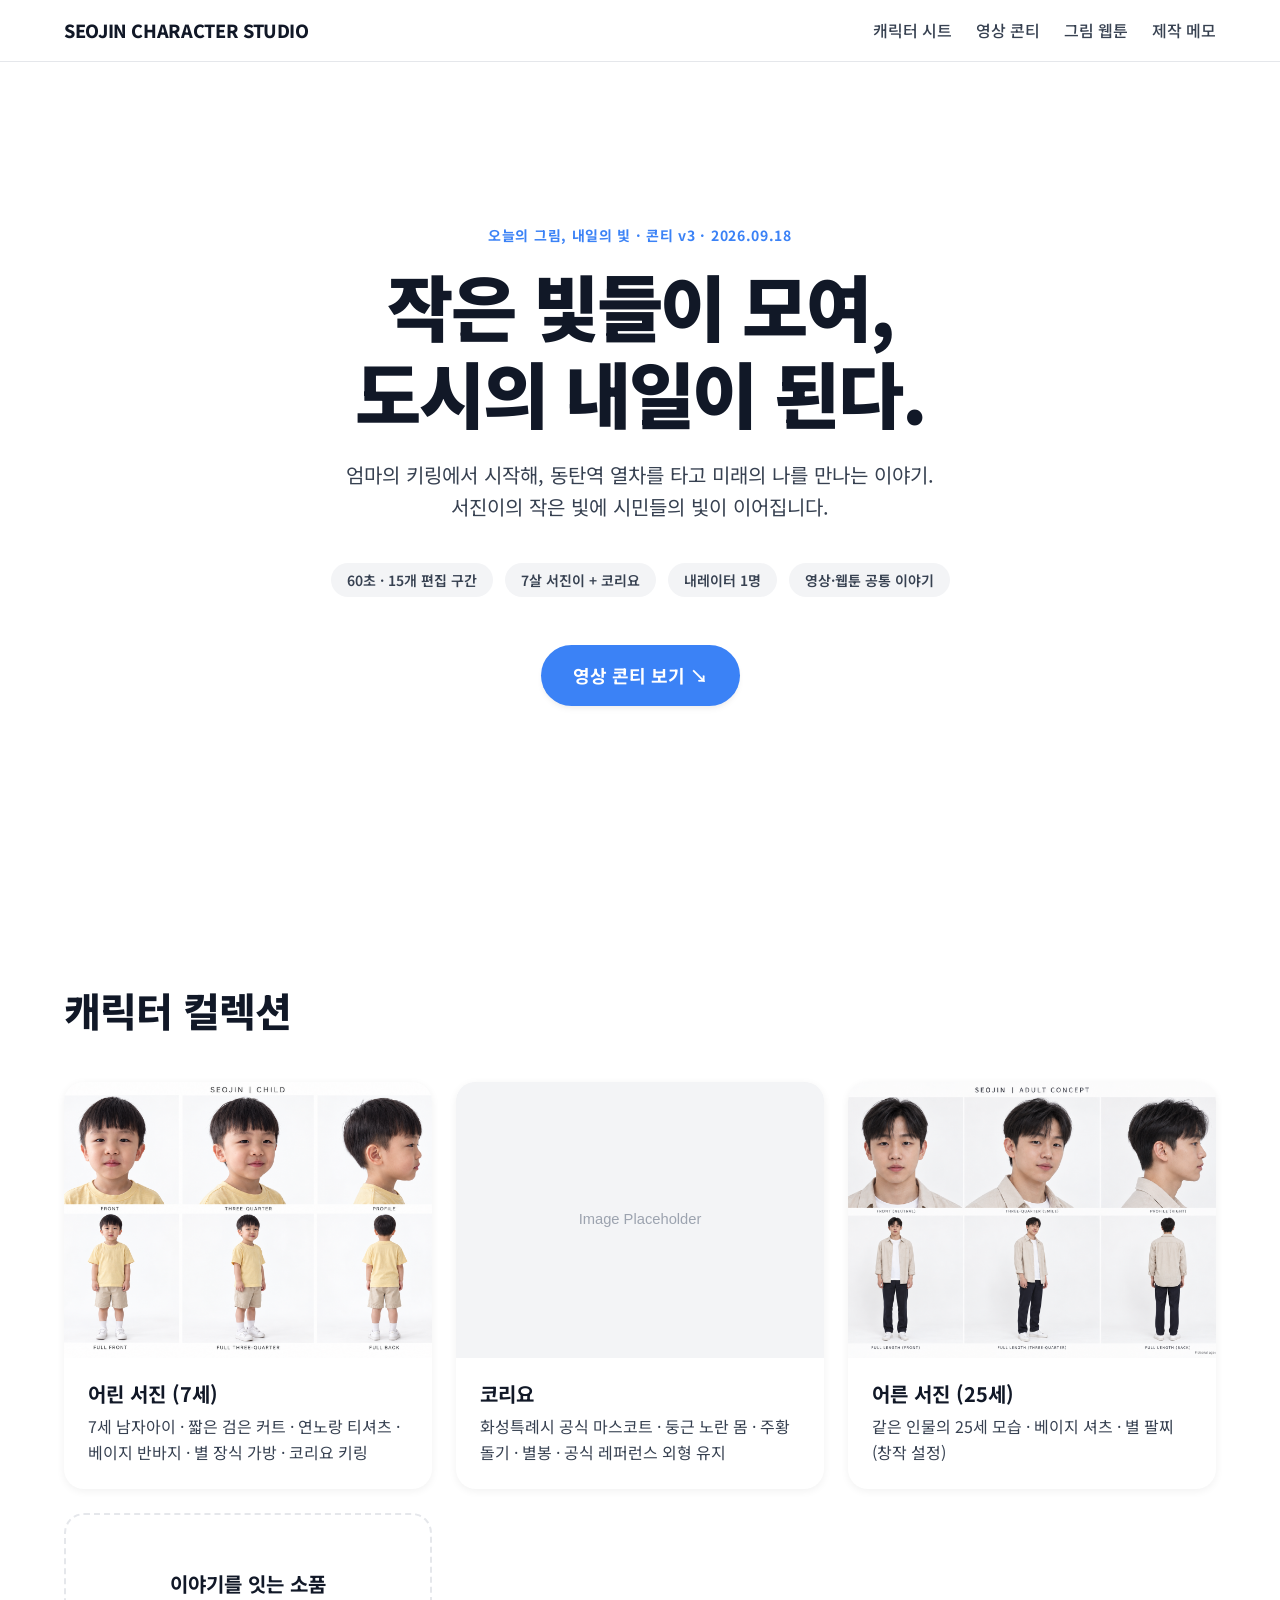
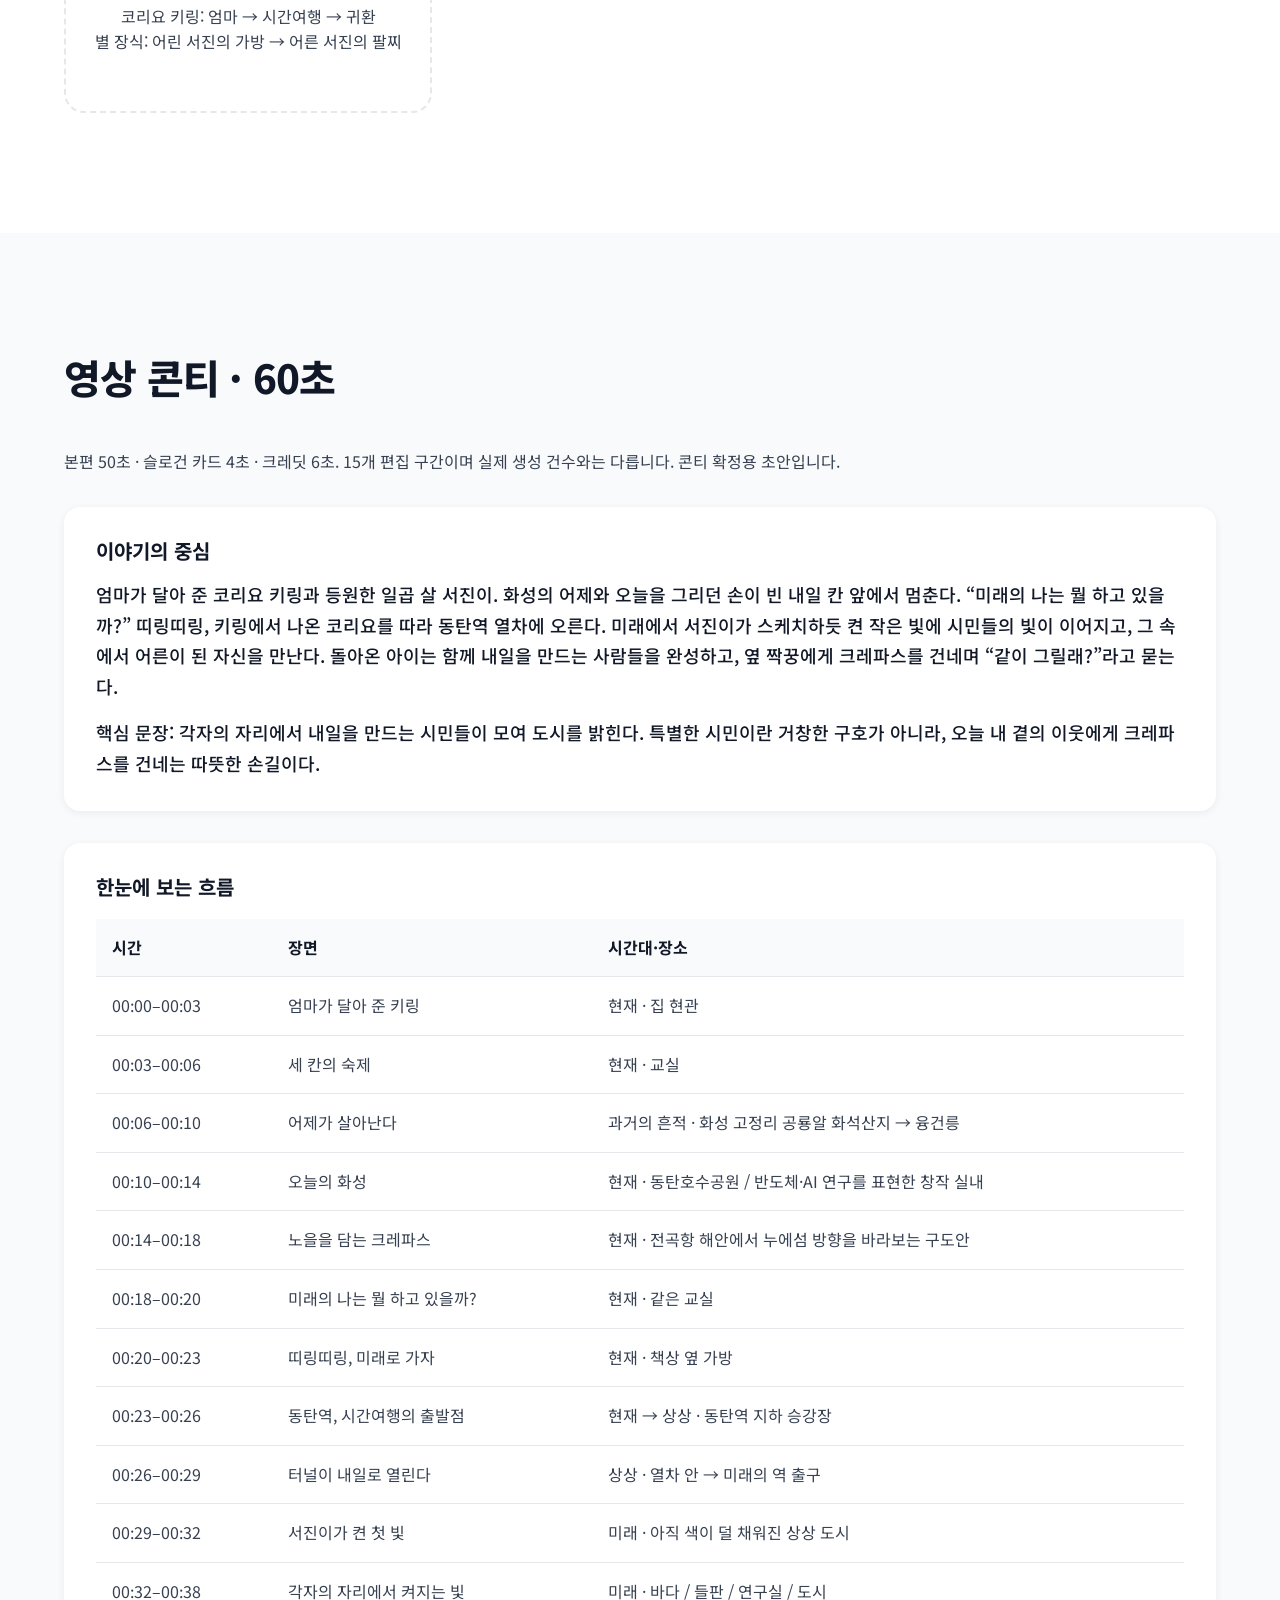
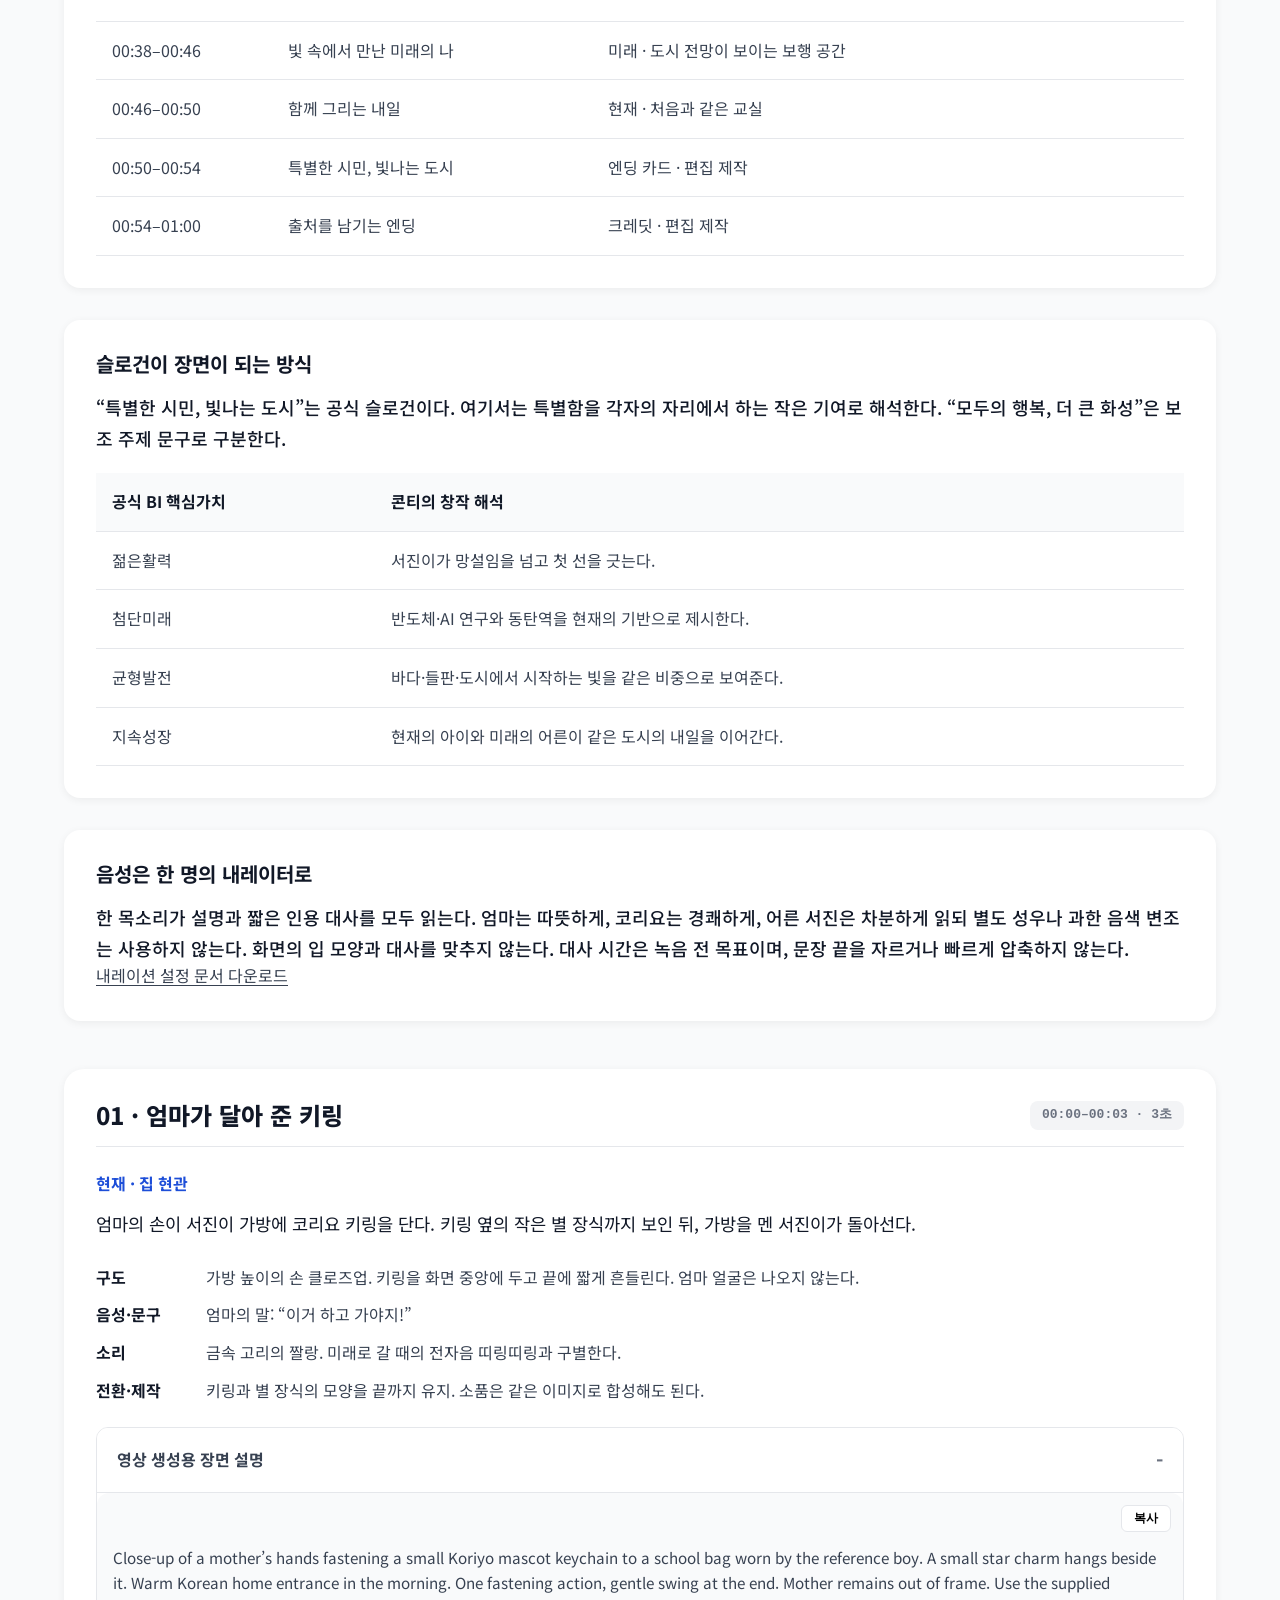
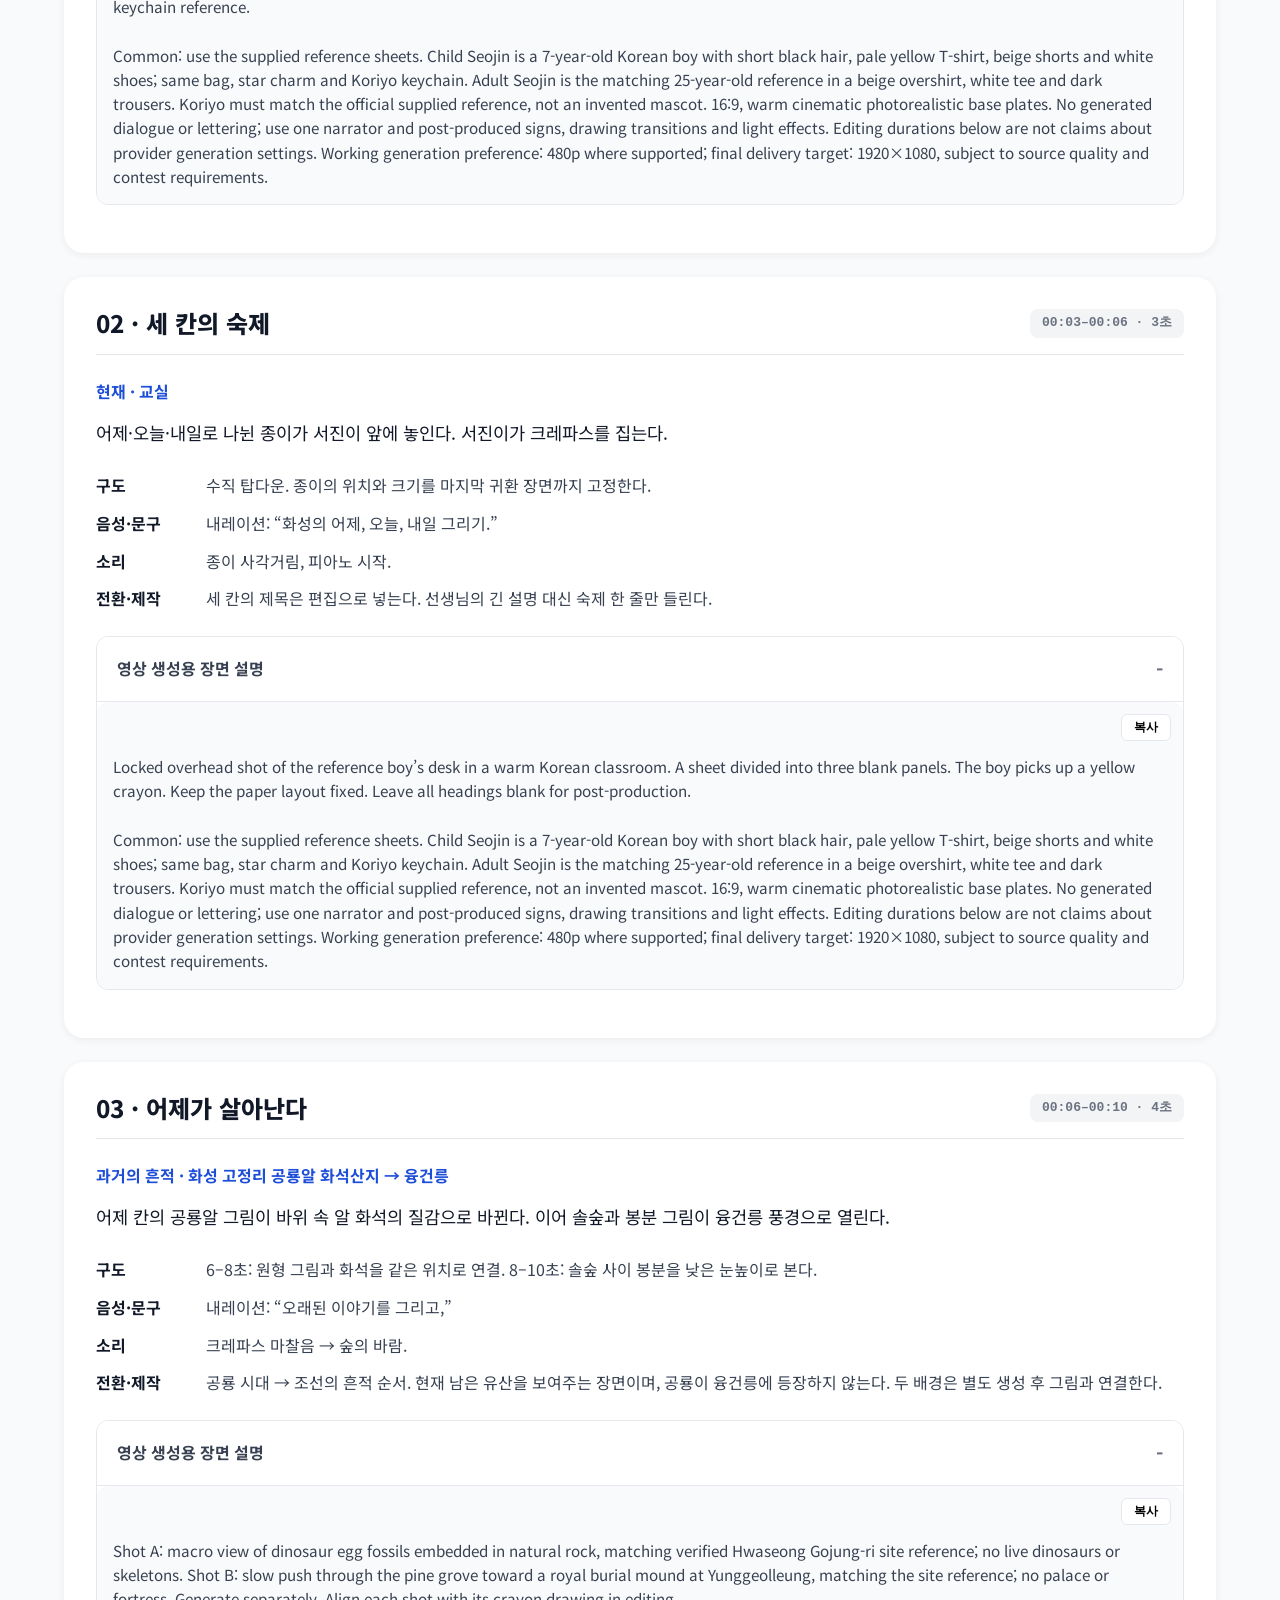
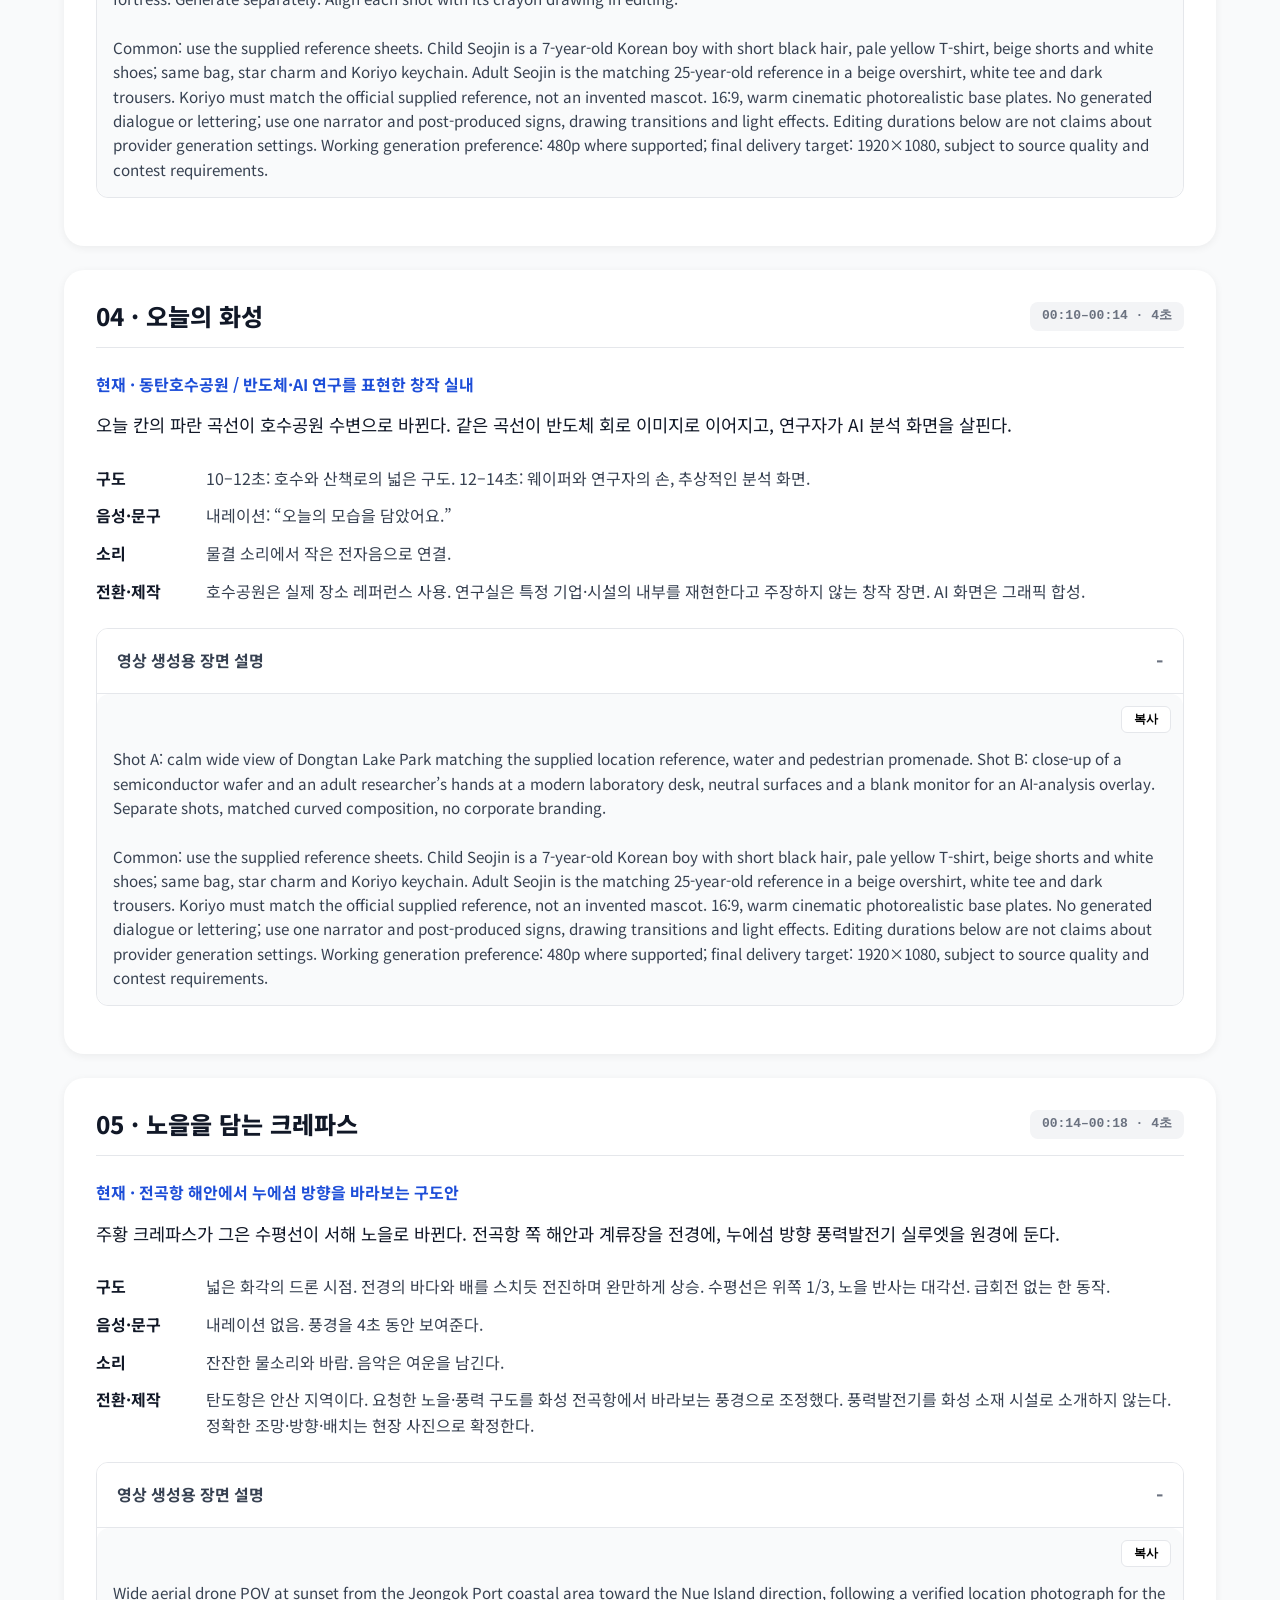
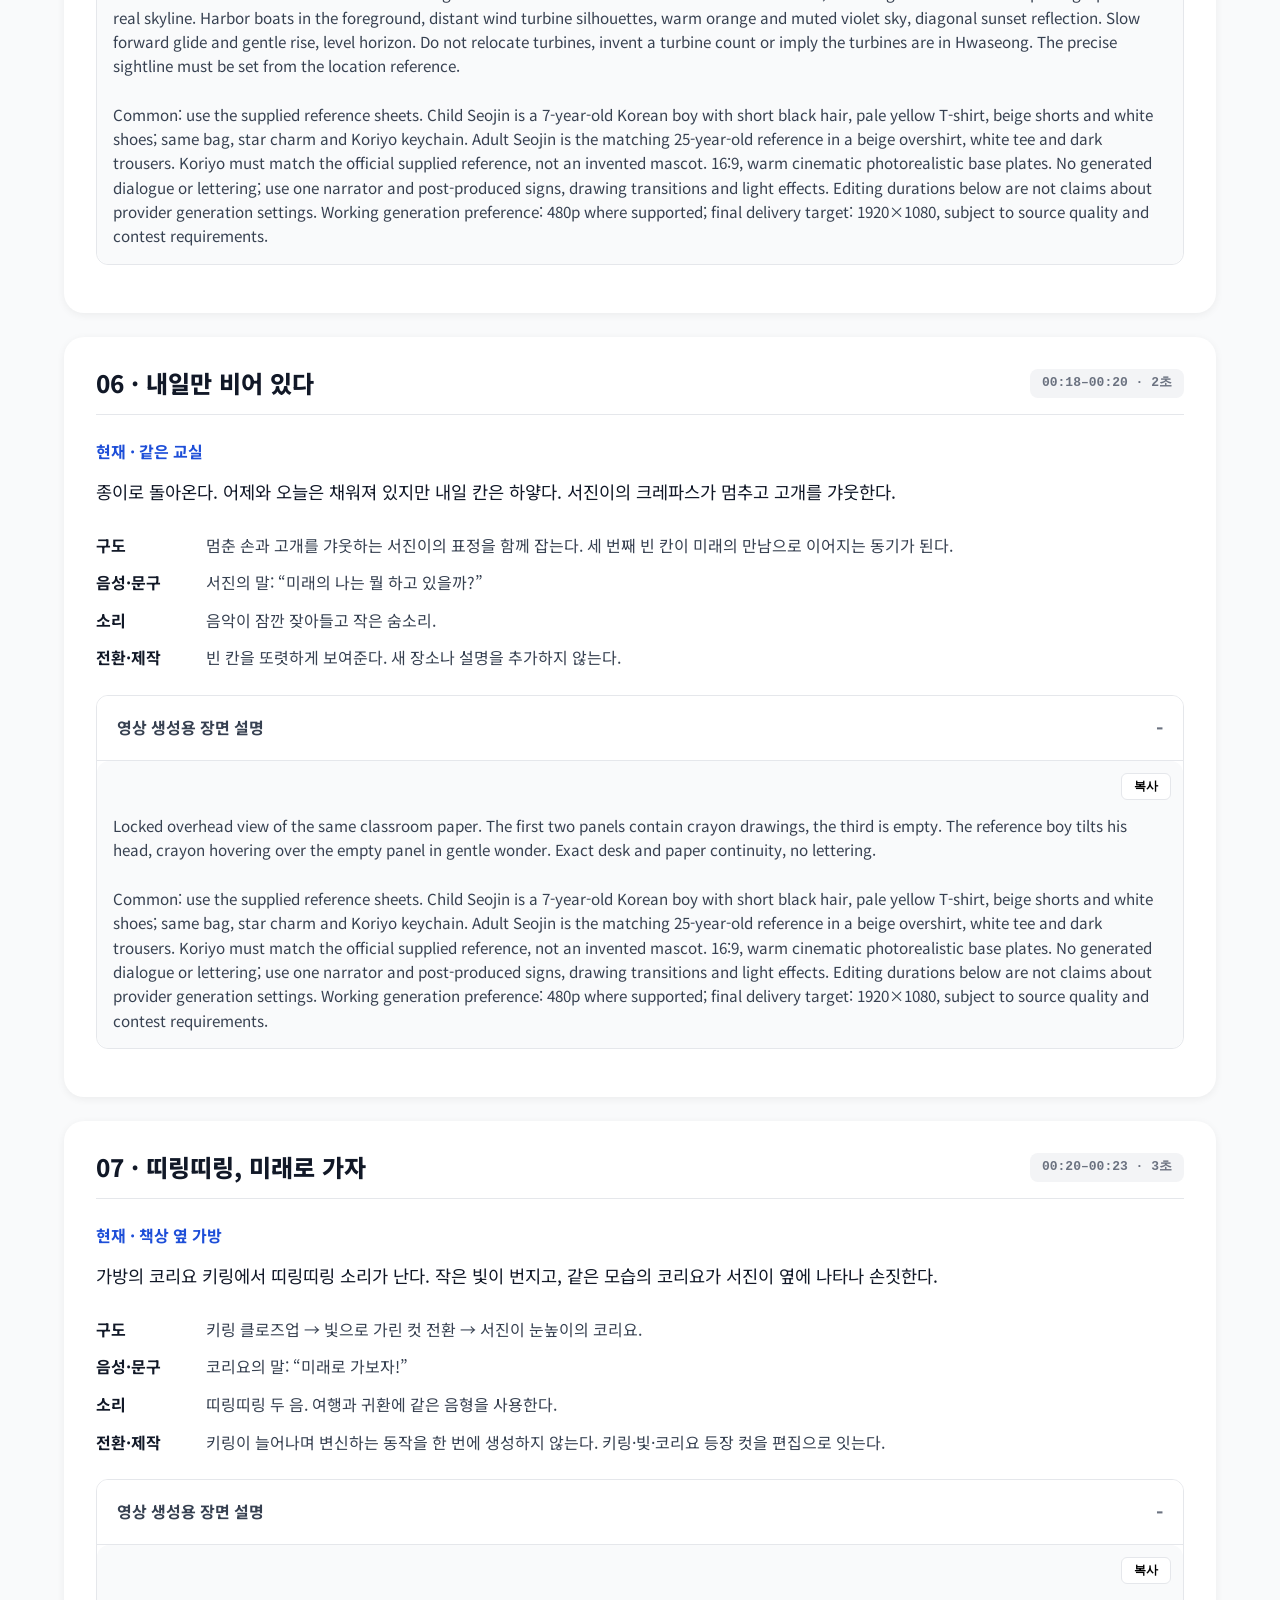
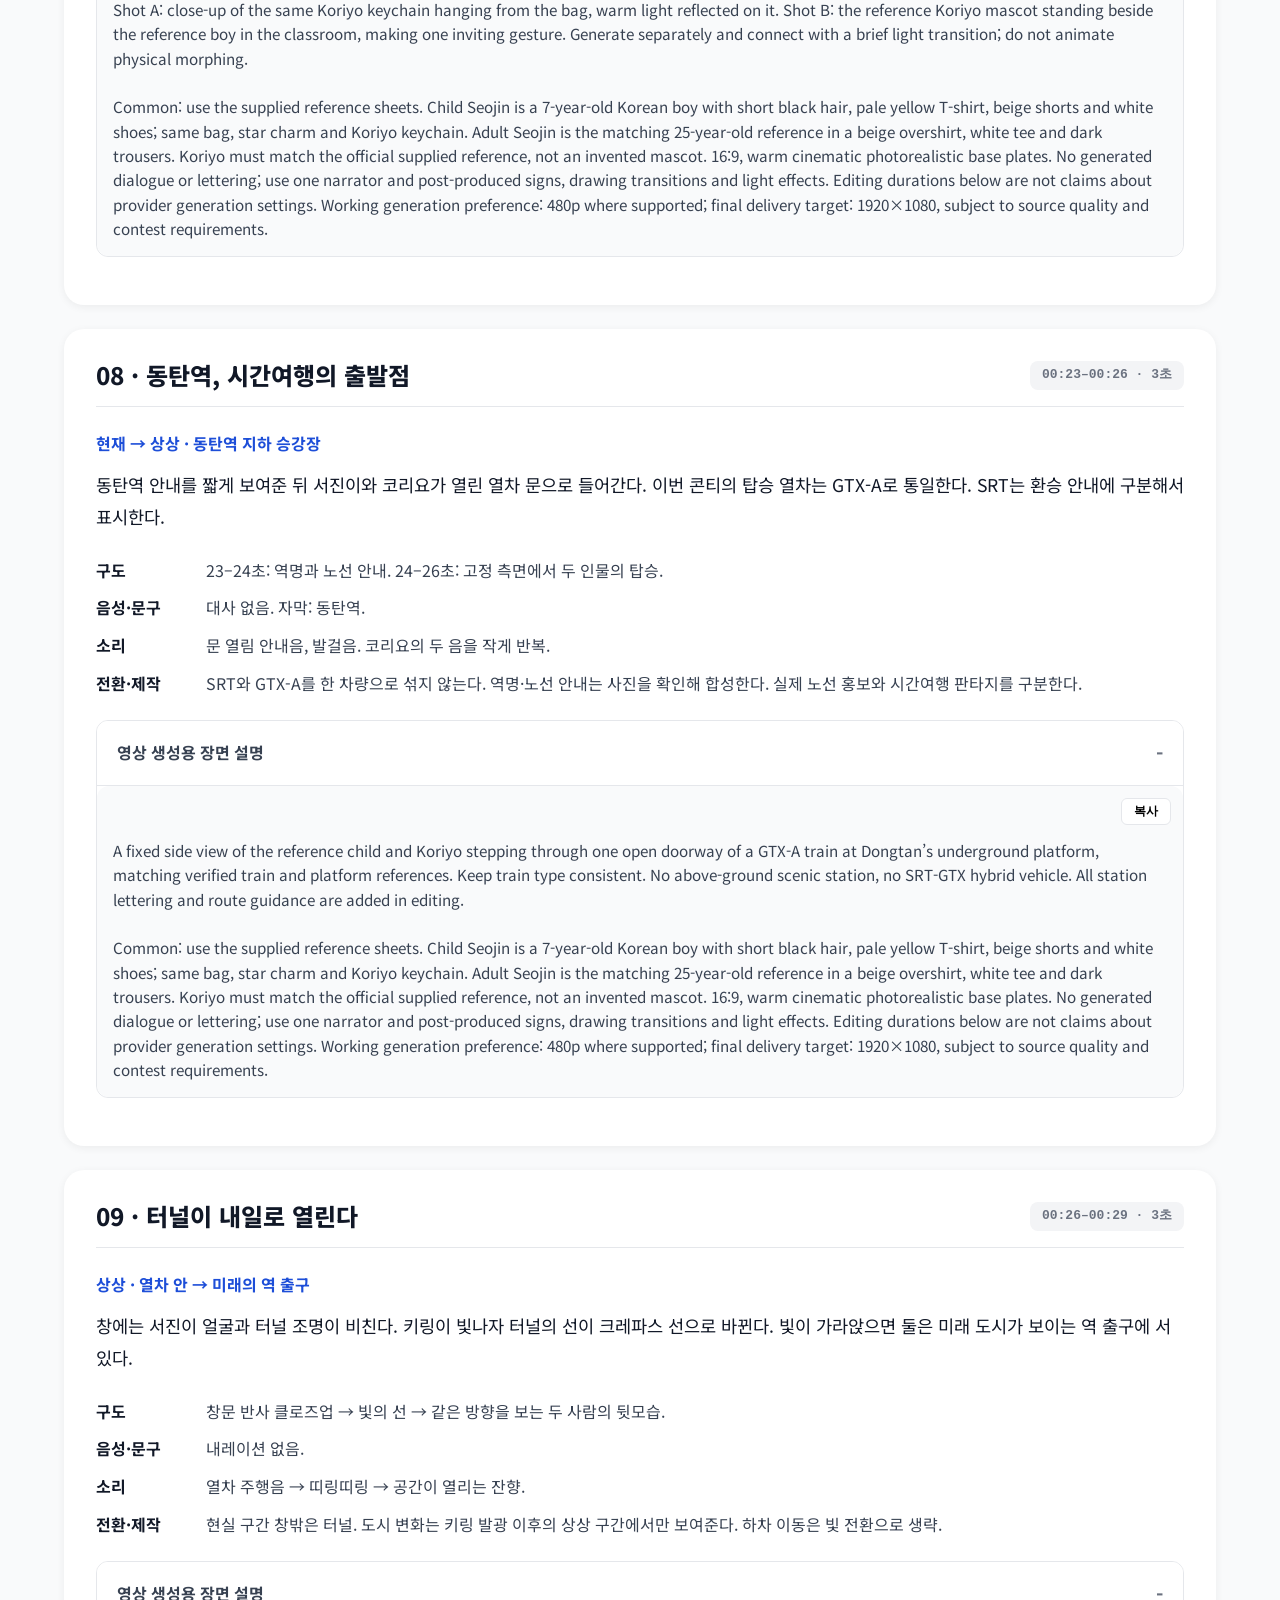
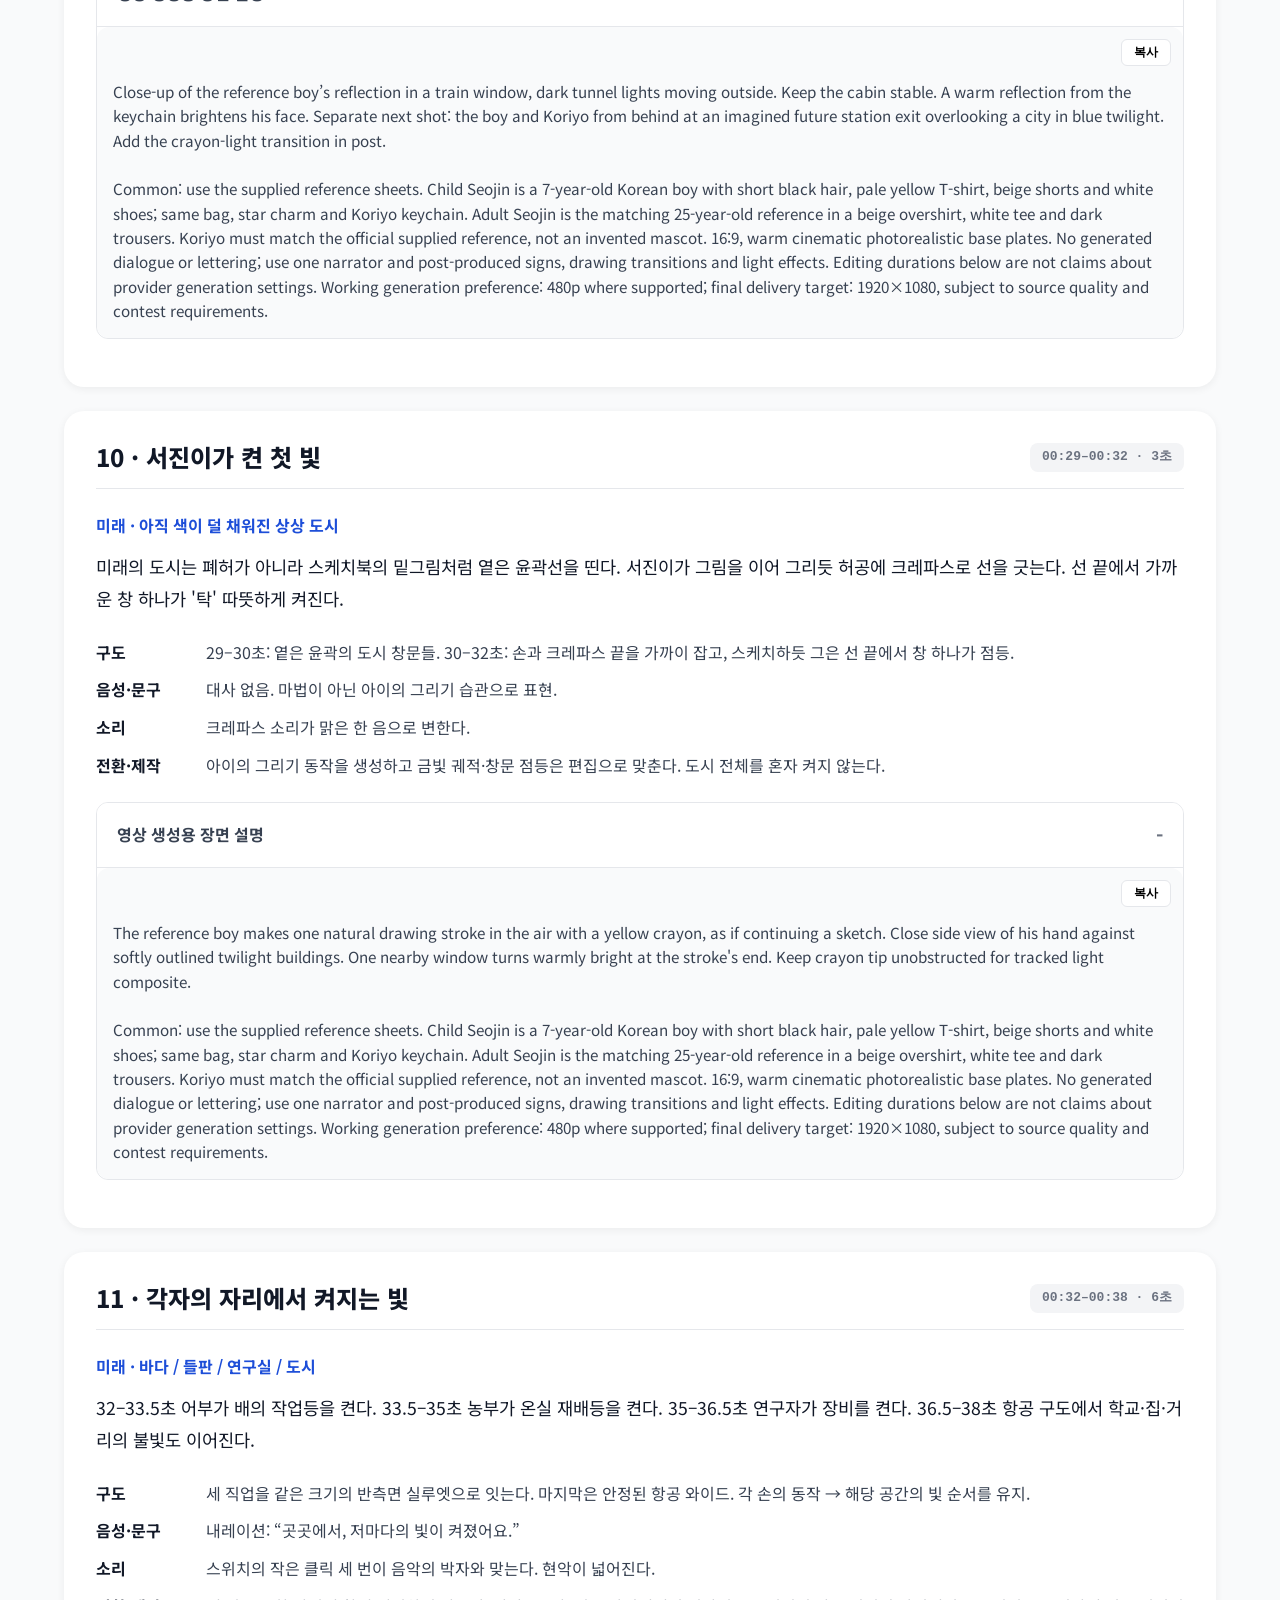
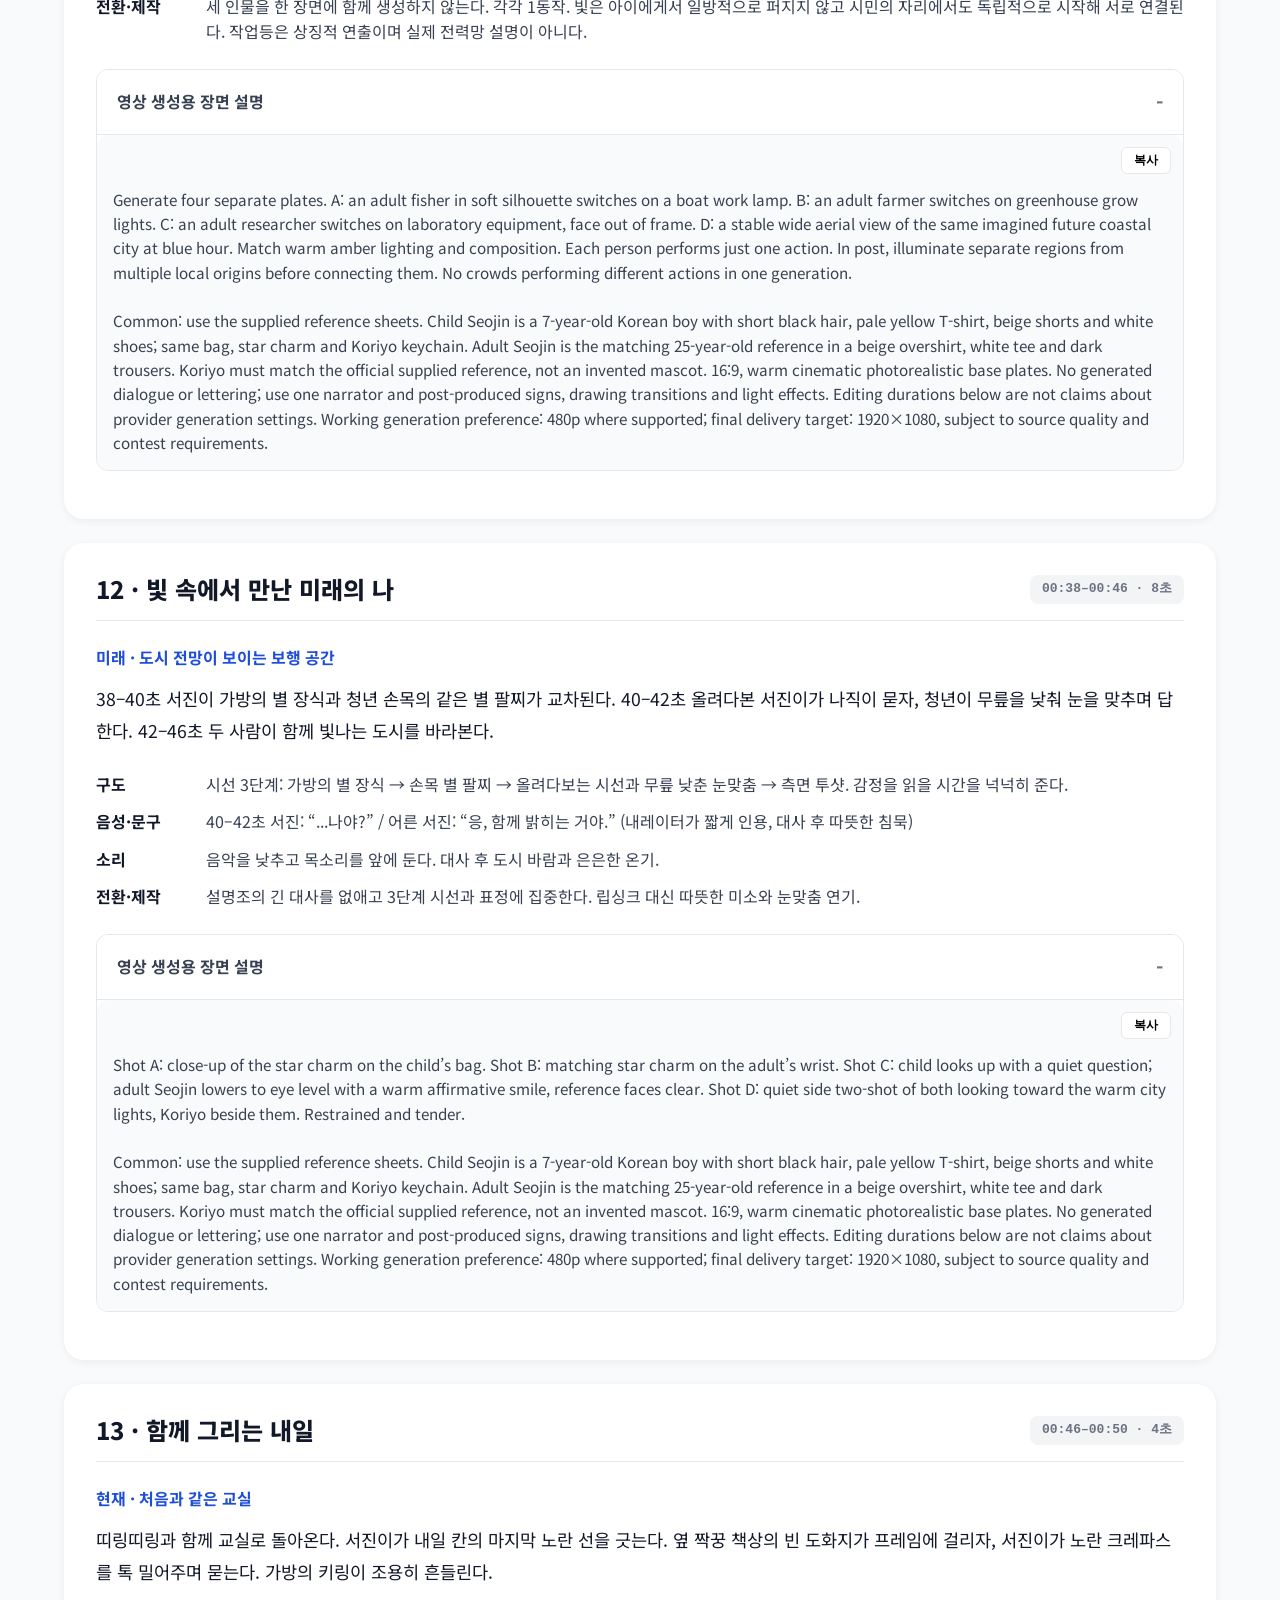
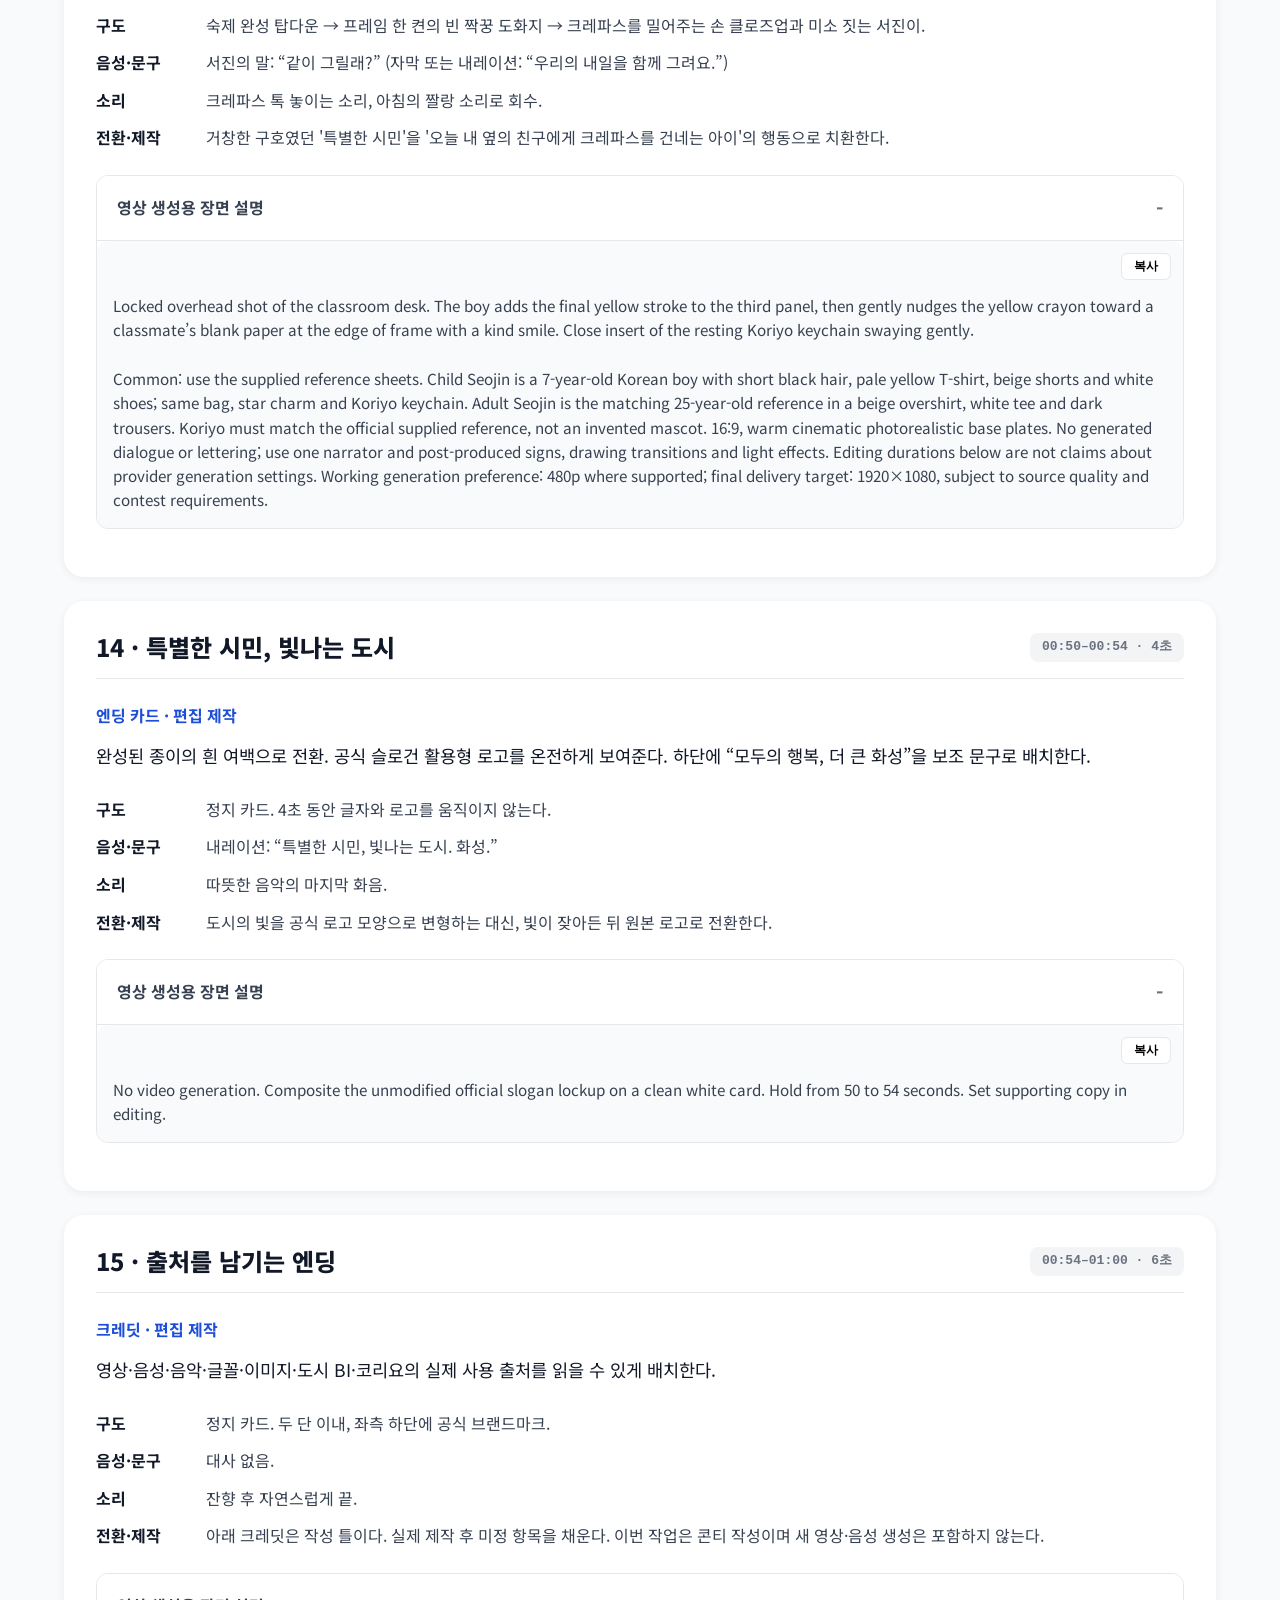
<file: index.html>
<!DOCTYPE html>
<html lang="ko">
<head>
    <meta charset="UTF-8">
    <meta name="viewport" content="width=device-width, initial-scale=1.0">
    <title>SEOJIN CHARACTER STUDIO</title>
    <link rel="preconnect" href="https://fonts.googleapis.com">
    <link rel="preconnect" href="https://fonts.gstatic.com" crossorigin>
    <link href="https://fonts.googleapis.com/css2?family=Noto+Sans+KR:wght@400;500;700;900&display=swap" rel="stylesheet">
    <link rel="stylesheet" href="style.css">
</head>
<body>
    <header class="header">
        <div class="header-container">
            <div class="brand">SEOJIN CHARACTER STUDIO</div>
            <nav class="nav">
                <a href="#collection">캐릭터 시트</a>
                <a href="#conti">영상 콘티</a>
                <a href="webtoon.html">그림 웹툰</a>
                <a href="#guide">제작 메모</a>
            </nav>
        </div>
    </header>

<main><section class="hero"><div class="hero-content"><span class="eyebrow">오늘의 그림, 내일의 빛 · 콘티 v3 · 2026.09.18</span><h1 class="title">작은 빛들이 모여,<br>도시의 내일이 된다.</h1><p class="subtitle">엄마의 키링에서 시작해, 동탄역 열차를 타고 미래의 나를 만나는 이야기.<br>서진이의 작은 빛에 시민들의 빛이 이어집니다.</p><div class="badges"><span class="badge">60초 · 15개 편집 구간</span><span class="badge">7살 서진이 + 코리요</span><span class="badge">내레이터 1명</span><span class="badge">영상·웹툰 공통 이야기</span></div><a href="#conti" class="cta-button">영상 콘티 보기 ↘</a></div></section>        <section id="collection" class="collection section-padding">
            <div class="container reveal">
                <h2 class="section-title">캐릭터 컬렉션</h2>
                <div class="grid character-grid">
                    <div class="card character-card">
                        <div class="img-wrapper">
                            <img src="assets/seojin-child.png" alt="어린 서진" onerror="this.src='data:image/svg+xml;charset=UTF-8,%3Csvg xmlns=\'http://www.w3.org/2000/svg\' width=\'100%\' height=\'100%\' viewBox=\'0 0 400 300\'%3E%3Crect width=\'100%\' height=\'100%\' fill=\'%23f3f4f6\'/%3E%3Ctext x=\'50%\' y=\'50%\' fill=\'%239ca3af\' text-anchor=\'middle\' dominant-baseline=\'middle\' font-family=\'sans-serif\' font-size=\'16\'%3EImage Placeholder%3C/text%3E%3C/svg%3E'">
                        </div>
                        <div class="card-content">
                            <h3>어린 서진 (7세)</h3>
                            <p>7세 남자아이 · 짧은 검은 커트 · 연노랑 티셔츠 · 베이지 반바지 · 별 장식 가방 · 코리요 키링</p>
                        </div>
                    </div>

                    <div class="card character-card">
                        <div class="img-wrapper">
                            <img src="https://aihscity.ai-hub-os.com/characters/assets-2026/koriyo-contest-2026.png" alt="코리요" onerror="this.src='data:image/svg+xml;charset=UTF-8,%3Csvg xmlns=\'http://www.w3.org/2000/svg\' width=\'100%\' height=\'100%\' viewBox=\'0 0 400 300\'%3E%3Crect width=\'100%\' height=\'100%\' fill=\'%23f3f4f6\'/%3E%3Ctext x=\'50%\' y=\'50%\' fill=\'%239ca3af\' text-anchor=\'middle\' dominant-baseline=\'middle\' font-family=\'sans-serif\' font-size=\'16\'%3EImage Placeholder%3C/text%3E%3C/svg%3E'">
                        </div>
                        <div class="card-content">
                            <h3>코리요</h3>
                            <p>화성특례시 공식 마스코트 · 둥근 노란 몸 · 주황 돌기 · 별봉 · 공식 레퍼런스 외형 유지</p>
                        </div>
                    </div>

                    <div class="card character-card">
                        <div class="img-wrapper">
                            <img src="assets/seojin-adult.png" alt="어른 서진" onerror="this.src='data:image/svg+xml;charset=UTF-8,%3Csvg xmlns=\'http://www.w3.org/2000/svg\' width=\'100%\' height=\'100%\' viewBox=\'0 0 400 300\'%3E%3Crect width=\'100%\' height=\'100%\' fill=\'%23f3f4f6\'/%3E%3Ctext x=\'50%\' y=\'50%\' fill=\'%239ca3af\' text-anchor=\'middle\' dominant-baseline=\'middle\' font-family=\'sans-serif\' font-size=\'16\'%3EImage Placeholder%3C/text%3E%3C/svg%3E'">
                        </div>
                        <div class="card-content">
                            <h3>어른 서진 (25세)</h3>
                            <p>같은 인물의 25세 모습 · 베이지 셔츠 · 별 팔찌 (창작 설정)</p>
                        </div>
                    </div>

                    <div class="card character-card dashed-card">
                        <div class="card-content">
                            <h3>이야기를 잇는 소품</h3>
                            <p>코리요 키링: 엄마 → 시간여행 → 귀환<br>별 장식: 어린 서진의 가방 → 어른 서진의 팔찌</p>
                        </div>
                    </div>
                </div>
            </div>
        </section>

<section id="conti" class="conti section-padding bg-gray"><div class="container"><h2 class="section-title">영상 콘티 · 60초</h2><p>본편 50초 · 슬로건 카드 4초 · 크레딧 6초. 15개 편집 구간이며 실제 생성 건수와는 다릅니다. 콘티 확정용 초안입니다.</p><div class="logline-card mt-8"><h3>이야기의 중심</h3><p>엄마가 달아 준 코리요 키링과 등원한 일곱 살 서진이. 화성의 어제와 오늘을 그리던 손이 빈 내일 칸 앞에서 멈춘다. “미래의 나는 뭘 하고 있을까?” 띠링띠링, 키링에서 나온 코리요를 따라 동탄역 열차에 오른다. 미래에서 서진이가 스케치하듯 켠 작은 빛에 시민들의 빛이 이어지고, 그 속에서 어른이 된 자신을 만난다. 돌아온 아이는 함께 내일을 만드는 사람들을 완성하고, 옆 짝꿍에게 크레파스를 건네며 “같이 그릴래?”라고 묻는다.</p><p>핵심 문장: 각자의 자리에서 내일을 만드는 시민들이 모여 도시를 밝힌다. 특별한 시민이란 거창한 구호가 아니라, 오늘 내 곁의 이웃에게 크레파스를 건네는 따뜻한 손길이다.</p></div>
<div class="logline-card mt-8"><h3>한눈에 보는 흐름</h3><div class="table-scroll" tabindex="0" role="region" aria-label="시간 · 장면 · 관객이 이해할 것"><table><thead><tr><th scope="col">시간</th><th scope="col">장면</th><th scope="col">시간대·장소</th></tr></thead><tbody><tr><td>00:00–00:03</td><td>엄마가 달아 준 키링</td><td>현재 · 집 현관</td></tr><tr><td>00:03–00:06</td><td>세 칸의 숙제</td><td>현재 · 교실</td></tr><tr><td>00:06–00:10</td><td>어제가 살아난다</td><td>과거의 흔적 · 화성 고정리 공룡알 화석산지 → 융건릉</td></tr><tr><td>00:10–00:14</td><td>오늘의 화성</td><td>현재 · 동탄호수공원 / 반도체·AI 연구를 표현한 창작 실내</td></tr><tr><td>00:14–00:18</td><td>노을을 담는 크레파스</td><td>현재 · 전곡항 해안에서 누에섬 방향을 바라보는 구도안</td></tr><tr><td>00:18–00:20</td><td>미래의 나는 뭘 하고 있을까?</td><td>현재 · 같은 교실</td></tr><tr><td>00:20–00:23</td><td>띠링띠링, 미래로 가자</td><td>현재 · 책상 옆 가방</td></tr><tr><td>00:23–00:26</td><td>동탄역, 시간여행의 출발점</td><td>현재 → 상상 · 동탄역 지하 승강장</td></tr><tr><td>00:26–00:29</td><td>터널이 내일로 열린다</td><td>상상 · 열차 안 → 미래의 역 출구</td></tr><tr><td>00:29–00:32</td><td>서진이가 켠 첫 빛</td><td>미래 · 아직 색이 덜 채워진 상상 도시</td></tr><tr><td>00:32–00:38</td><td>각자의 자리에서 켜지는 빛</td><td>미래 · 바다 / 들판 / 연구실 / 도시</td></tr><tr><td>00:38–00:46</td><td>빛 속에서 만난 미래의 나</td><td>미래 · 도시 전망이 보이는 보행 공간</td></tr><tr><td>00:46–00:50</td><td>함께 그리는 내일</td><td>현재 · 처음과 같은 교실</td></tr><tr><td>00:50–00:54</td><td>특별한 시민, 빛나는 도시</td><td>엔딩 카드 · 편집 제작</td></tr><tr><td>00:54–01:00</td><td>출처를 남기는 엔딩</td><td>크레딧 · 편집 제작</td></tr></tbody></table></div></div>
<div class="logline-card mt-8"><h3>슬로건이 장면이 되는 방식</h3><p>“특별한 시민, 빛나는 도시”는 공식 슬로건이다. 여기서는 특별함을 각자의 자리에서 하는 작은 기여로 해석한다. “모두의 행복, 더 큰 화성”은 보조 주제 문구로 구분한다.</p><div class="table-scroll" tabindex="0" role="region" aria-label="공식 BI 핵심가치 · 콘티의 창작 해석"><table><thead><tr><th scope="col">공식 BI 핵심가치</th><th scope="col">콘티의 창작 해석</th></tr></thead><tbody><tr><td>젊은활력</td><td>서진이가 망설임을 넘고 첫 선을 긋는다.</td></tr><tr><td>첨단미래</td><td>반도체·AI 연구와 동탄역을 현재의 기반으로 제시한다.</td></tr><tr><td>균형발전</td><td>바다·들판·도시에서 시작하는 빛을 같은 비중으로 보여준다.</td></tr><tr><td>지속성장</td><td>현재의 아이와 미래의 어른이 같은 도시의 내일을 이어간다.</td></tr></tbody></table></div></div>
<div class="logline-card mt-8" id="voices"><h3>음성은 한 명의 내레이터로</h3><p>한 목소리가 설명과 짧은 인용 대사를 모두 읽는다. 엄마는 따뜻하게, 코리요는 경쾌하게, 어른 서진은 차분하게 읽되 별도 성우나 과한 음색 변조는 사용하지 않는다. 화면의 입 모양과 대사를 맞추지 않는다. 대사 시간은 녹음 전 목표이며, 문장 끝을 자르거나 빠르게 압축하지 않는다.</p><a href="VOICE_PRESETS_SEOJIN.json" download>내레이션 설정 문서 다운로드</a></div>
<div class="scenes mt-12"><article class="card scene-card" id="scene-01" data-start="0" data-end="3"><div class="scene-header"><h3>01 · 엄마가 달아 준 키링</h3><span class="timecode">00:00–00:03 · 3초</span></div><p class="scene-place">현재 · 집 현관</p><p class="scene-action">엄마의 손이 서진이 가방에 코리요 키링을 단다. 키링 옆의 작은 별 장식까지 보인 뒤, 가방을 멘 서진이가 돌아선다.</p><dl class="scene-notes"><dt>구도</dt><dd>가방 높이의 손 클로즈업. 키링을 화면 중앙에 두고 끝에 짧게 흔들린다. 엄마 얼굴은 나오지 않는다.</dd><dt>음성·문구</dt><dd>엄마의 말: “이거 하고 가야지!”</dd><dt>소리</dt><dd>금속 고리의 짤랑. 미래로 갈 때의 전자음 띠링띠링과 구별한다.</dd><dt>전환·제작</dt><dd>키링과 별 장식의 모양을 끝까지 유지. 소품은 같은 이미지로 합성해도 된다.</dd></dl><details open><summary>영상 생성용 장면 설명</summary><div class="code-block"><button type="button" class="copy-btn">복사</button><pre>Close-up of a mother’s hands fastening a small Koriyo mascot keychain to a school bag worn by the reference boy. A small star charm hangs beside it. Warm Korean home entrance in the morning. One fastening action, gentle swing at the end. Mother remains out of frame. Use the supplied keychain reference.

Common: use the supplied reference sheets. Child Seojin is a 7-year-old Korean boy with short black hair, pale yellow T-shirt, beige shorts and white shoes; same bag, star charm and Koriyo keychain. Adult Seojin is the matching 25-year-old reference in a beige overshirt, white tee and dark trousers. Koriyo must match the official supplied reference, not an invented mascot. 16:9, warm cinematic photorealistic base plates. No generated dialogue or lettering; use one narrator and post-produced signs, drawing transitions and light effects. Editing durations below are not claims about provider generation settings. Working generation preference: 480p where supported; final delivery target: 1920×1080, subject to source quality and contest requirements.</pre></div></details></article>
<article class="card scene-card" id="scene-02" data-start="3" data-end="6"><div class="scene-header"><h3>02 · 세 칸의 숙제</h3><span class="timecode">00:03–00:06 · 3초</span></div><p class="scene-place">현재 · 교실</p><p class="scene-action">어제·오늘·내일로 나뉜 종이가 서진이 앞에 놓인다. 서진이가 크레파스를 집는다.</p><dl class="scene-notes"><dt>구도</dt><dd>수직 탑다운. 종이의 위치와 크기를 마지막 귀환 장면까지 고정한다.</dd><dt>음성·문구</dt><dd>내레이션: “화성의 어제, 오늘, 내일 그리기.”</dd><dt>소리</dt><dd>종이 사각거림, 피아노 시작.</dd><dt>전환·제작</dt><dd>세 칸의 제목은 편집으로 넣는다. 선생님의 긴 설명 대신 숙제 한 줄만 들린다.</dd></dl><details open><summary>영상 생성용 장면 설명</summary><div class="code-block"><button type="button" class="copy-btn">복사</button><pre>Locked overhead shot of the reference boy’s desk in a warm Korean classroom. A sheet divided into three blank panels. The boy picks up a yellow crayon. Keep the paper layout fixed. Leave all headings blank for post-production.

Common: use the supplied reference sheets. Child Seojin is a 7-year-old Korean boy with short black hair, pale yellow T-shirt, beige shorts and white shoes; same bag, star charm and Koriyo keychain. Adult Seojin is the matching 25-year-old reference in a beige overshirt, white tee and dark trousers. Koriyo must match the official supplied reference, not an invented mascot. 16:9, warm cinematic photorealistic base plates. No generated dialogue or lettering; use one narrator and post-produced signs, drawing transitions and light effects. Editing durations below are not claims about provider generation settings. Working generation preference: 480p where supported; final delivery target: 1920×1080, subject to source quality and contest requirements.</pre></div></details></article>
<article class="card scene-card" id="scene-03" data-start="6" data-end="10"><div class="scene-header"><h3>03 · 어제가 살아난다</h3><span class="timecode">00:06–00:10 · 4초</span></div><p class="scene-place">과거의 흔적 · 화성 고정리 공룡알 화석산지 → 융건릉</p><p class="scene-action">어제 칸의 공룡알 그림이 바위 속 알 화석의 질감으로 바뀐다. 이어 솔숲과 봉분 그림이 융건릉 풍경으로 열린다.</p><dl class="scene-notes"><dt>구도</dt><dd>6–8초: 원형 그림과 화석을 같은 위치로 연결. 8–10초: 솔숲 사이 봉분을 낮은 눈높이로 본다.</dd><dt>음성·문구</dt><dd>내레이션: “오래된 이야기를 그리고,”</dd><dt>소리</dt><dd>크레파스 마찰음 → 숲의 바람.</dd><dt>전환·제작</dt><dd>공룡 시대 → 조선의 흔적 순서. 현재 남은 유산을 보여주는 장면이며, 공룡이 융건릉에 등장하지 않는다. 두 배경은 별도 생성 후 그림과 연결한다.</dd></dl><details open><summary>영상 생성용 장면 설명</summary><div class="code-block"><button type="button" class="copy-btn">복사</button><pre>Shot A: macro view of dinosaur egg fossils embedded in natural rock, matching verified Hwaseong Gojung-ri site reference; no live dinosaurs or skeletons. Shot B: slow push through the pine grove toward a royal burial mound at Yunggeolleung, matching the site reference; no palace or fortress. Generate separately. Align each shot with its crayon drawing in editing.

Common: use the supplied reference sheets. Child Seojin is a 7-year-old Korean boy with short black hair, pale yellow T-shirt, beige shorts and white shoes; same bag, star charm and Koriyo keychain. Adult Seojin is the matching 25-year-old reference in a beige overshirt, white tee and dark trousers. Koriyo must match the official supplied reference, not an invented mascot. 16:9, warm cinematic photorealistic base plates. No generated dialogue or lettering; use one narrator and post-produced signs, drawing transitions and light effects. Editing durations below are not claims about provider generation settings. Working generation preference: 480p where supported; final delivery target: 1920×1080, subject to source quality and contest requirements.</pre></div></details></article>
<article class="card scene-card" id="scene-04" data-start="10" data-end="14"><div class="scene-header"><h3>04 · 오늘의 화성</h3><span class="timecode">00:10–00:14 · 4초</span></div><p class="scene-place">현재 · 동탄호수공원 / 반도체·AI 연구를 표현한 창작 실내</p><p class="scene-action">오늘 칸의 파란 곡선이 호수공원 수변으로 바뀐다. 같은 곡선이 반도체 회로 이미지로 이어지고, 연구자가 AI 분석 화면을 살핀다.</p><dl class="scene-notes"><dt>구도</dt><dd>10–12초: 호수와 산책로의 넓은 구도. 12–14초: 웨이퍼와 연구자의 손, 추상적인 분석 화면.</dd><dt>음성·문구</dt><dd>내레이션: “오늘의 모습을 담았어요.”</dd><dt>소리</dt><dd>물결 소리에서 작은 전자음으로 연결.</dd><dt>전환·제작</dt><dd>호수공원은 실제 장소 레퍼런스 사용. 연구실은 특정 기업·시설의 내부를 재현한다고 주장하지 않는 창작 장면. AI 화면은 그래픽 합성.</dd></dl><details open><summary>영상 생성용 장면 설명</summary><div class="code-block"><button type="button" class="copy-btn">복사</button><pre>Shot A: calm wide view of Dongtan Lake Park matching the supplied location reference, water and pedestrian promenade. Shot B: close-up of a semiconductor wafer and an adult researcher’s hands at a modern laboratory desk, neutral surfaces and a blank monitor for an AI-analysis overlay. Separate shots, matched curved composition, no corporate branding.

Common: use the supplied reference sheets. Child Seojin is a 7-year-old Korean boy with short black hair, pale yellow T-shirt, beige shorts and white shoes; same bag, star charm and Koriyo keychain. Adult Seojin is the matching 25-year-old reference in a beige overshirt, white tee and dark trousers. Koriyo must match the official supplied reference, not an invented mascot. 16:9, warm cinematic photorealistic base plates. No generated dialogue or lettering; use one narrator and post-produced signs, drawing transitions and light effects. Editing durations below are not claims about provider generation settings. Working generation preference: 480p where supported; final delivery target: 1920×1080, subject to source quality and contest requirements.</pre></div></details></article>
<article class="card scene-card" id="scene-05" data-start="14" data-end="18"><div class="scene-header"><h3>05 · 노을을 담는 크레파스</h3><span class="timecode">00:14–00:18 · 4초</span></div><p class="scene-place">현재 · 전곡항 해안에서 누에섬 방향을 바라보는 구도안</p><p class="scene-action">주황 크레파스가 그은 수평선이 서해 노을로 바뀐다. 전곡항 쪽 해안과 계류장을 전경에, 누에섬 방향 풍력발전기 실루엣을 원경에 둔다.</p><dl class="scene-notes"><dt>구도</dt><dd>넓은 화각의 드론 시점. 전경의 바다와 배를 스치듯 전진하며 완만하게 상승. 수평선은 위쪽 1/3, 노을 반사는 대각선. 급회전 없는 한 동작.</dd><dt>음성·문구</dt><dd>내레이션 없음. 풍경을 4초 동안 보여준다.</dd><dt>소리</dt><dd>잔잔한 물소리와 바람. 음악은 여운을 남긴다.</dd><dt>전환·제작</dt><dd>탄도항은 안산 지역이다. 요청한 노을·풍력 구도를 화성 전곡항에서 바라보는 풍경으로 조정했다. 풍력발전기를 화성 소재 시설로 소개하지 않는다. 정확한 조망·방향·배치는 현장 사진으로 확정한다.</dd></dl><details open><summary>영상 생성용 장면 설명</summary><div class="code-block"><button type="button" class="copy-btn">복사</button><pre>Wide aerial drone POV at sunset from the Jeongok Port coastal area toward the Nue Island direction, following a verified location photograph for the real skyline. Harbor boats in the foreground, distant wind turbine silhouettes, warm orange and muted violet sky, diagonal sunset reflection. Slow forward glide and gentle rise, level horizon. Do not relocate turbines, invent a turbine count or imply the turbines are in Hwaseong. The precise sightline must be set from the location reference.

Common: use the supplied reference sheets. Child Seojin is a 7-year-old Korean boy with short black hair, pale yellow T-shirt, beige shorts and white shoes; same bag, star charm and Koriyo keychain. Adult Seojin is the matching 25-year-old reference in a beige overshirt, white tee and dark trousers. Koriyo must match the official supplied reference, not an invented mascot. 16:9, warm cinematic photorealistic base plates. No generated dialogue or lettering; use one narrator and post-produced signs, drawing transitions and light effects. Editing durations below are not claims about provider generation settings. Working generation preference: 480p where supported; final delivery target: 1920×1080, subject to source quality and contest requirements.</pre></div></details></article>
<article class="card scene-card" id="scene-06" data-start="18" data-end="20"><div class="scene-header"><h3>06 · 내일만 비어 있다</h3><span class="timecode">00:18–00:20 · 2초</span></div><p class="scene-place">현재 · 같은 교실</p><p class="scene-action">종이로 돌아온다. 어제와 오늘은 채워져 있지만 내일 칸은 하얗다. 서진이의 크레파스가 멈추고 고개를 갸웃한다.</p><dl class="scene-notes"><dt>구도</dt><dd>멈춘 손과 고개를 갸웃하는 서진이의 표정을 함께 잡는다. 세 번째 빈 칸이 미래의 만남으로 이어지는 동기가 된다.</dd><dt>음성·문구</dt><dd>서진의 말: “미래의 나는 뭘 하고 있을까?”</dd><dt>소리</dt><dd>음악이 잠깐 잦아들고 작은 숨소리.</dd><dt>전환·제작</dt><dd>빈 칸을 또렷하게 보여준다. 새 장소나 설명을 추가하지 않는다.</dd></dl><details open><summary>영상 생성용 장면 설명</summary><div class="code-block"><button type="button" class="copy-btn">복사</button><pre>Locked overhead view of the same classroom paper. The first two panels contain crayon drawings, the third is empty. The reference boy tilts his head, crayon hovering over the empty panel in gentle wonder. Exact desk and paper continuity, no lettering.

Common: use the supplied reference sheets. Child Seojin is a 7-year-old Korean boy with short black hair, pale yellow T-shirt, beige shorts and white shoes; same bag, star charm and Koriyo keychain. Adult Seojin is the matching 25-year-old reference in a beige overshirt, white tee and dark trousers. Koriyo must match the official supplied reference, not an invented mascot. 16:9, warm cinematic photorealistic base plates. No generated dialogue or lettering; use one narrator and post-produced signs, drawing transitions and light effects. Editing durations below are not claims about provider generation settings. Working generation preference: 480p where supported; final delivery target: 1920×1080, subject to source quality and contest requirements.</pre></div></details></article>
<article class="card scene-card" id="scene-07" data-start="20" data-end="23"><div class="scene-header"><h3>07 · 띠링띠링, 미래로 가자</h3><span class="timecode">00:20–00:23 · 3초</span></div><p class="scene-place">현재 · 책상 옆 가방</p><p class="scene-action">가방의 코리요 키링에서 띠링띠링 소리가 난다. 작은 빛이 번지고, 같은 모습의 코리요가 서진이 옆에 나타나 손짓한다.</p><dl class="scene-notes"><dt>구도</dt><dd>키링 클로즈업 → 빛으로 가린 컷 전환 → 서진이 눈높이의 코리요.</dd><dt>음성·문구</dt><dd>코리요의 말: “미래로 가보자!”</dd><dt>소리</dt><dd>띠링띠링 두 음. 여행과 귀환에 같은 음형을 사용한다.</dd><dt>전환·제작</dt><dd>키링이 늘어나며 변신하는 동작을 한 번에 생성하지 않는다. 키링·빛·코리요 등장 컷을 편집으로 잇는다.</dd></dl><details open><summary>영상 생성용 장면 설명</summary><div class="code-block"><button type="button" class="copy-btn">복사</button><pre>Shot A: close-up of the same Koriyo keychain hanging from the bag, warm light reflected on it. Shot B: the reference Koriyo mascot standing beside the reference boy in the classroom, making one inviting gesture. Generate separately and connect with a brief light transition; do not animate physical morphing.

Common: use the supplied reference sheets. Child Seojin is a 7-year-old Korean boy with short black hair, pale yellow T-shirt, beige shorts and white shoes; same bag, star charm and Koriyo keychain. Adult Seojin is the matching 25-year-old reference in a beige overshirt, white tee and dark trousers. Koriyo must match the official supplied reference, not an invented mascot. 16:9, warm cinematic photorealistic base plates. No generated dialogue or lettering; use one narrator and post-produced signs, drawing transitions and light effects. Editing durations below are not claims about provider generation settings. Working generation preference: 480p where supported; final delivery target: 1920×1080, subject to source quality and contest requirements.</pre></div></details></article>
<article class="card scene-card" id="scene-08" data-start="23" data-end="26"><div class="scene-header"><h3>08 · 동탄역, 시간여행의 출발점</h3><span class="timecode">00:23–00:26 · 3초</span></div><p class="scene-place">현재 → 상상 · 동탄역 지하 승강장</p><p class="scene-action">동탄역 안내를 짧게 보여준 뒤 서진이와 코리요가 열린 열차 문으로 들어간다. 이번 콘티의 탑승 열차는 GTX-A로 통일한다. SRT는 환승 안내에 구분해서 표시한다.</p><dl class="scene-notes"><dt>구도</dt><dd>23–24초: 역명과 노선 안내. 24–26초: 고정 측면에서 두 인물의 탑승.</dd><dt>음성·문구</dt><dd>대사 없음. 자막: 동탄역.</dd><dt>소리</dt><dd>문 열림 안내음, 발걸음. 코리요의 두 음을 작게 반복.</dd><dt>전환·제작</dt><dd>SRT와 GTX-A를 한 차량으로 섞지 않는다. 역명·노선 안내는 사진을 확인해 합성한다. 실제 노선 홍보와 시간여행 판타지를 구분한다.</dd></dl><details open><summary>영상 생성용 장면 설명</summary><div class="code-block"><button type="button" class="copy-btn">복사</button><pre>A fixed side view of the reference child and Koriyo stepping through one open doorway of a GTX-A train at Dongtan’s underground platform, matching verified train and platform references. Keep train type consistent. No above-ground scenic station, no SRT-GTX hybrid vehicle. All station lettering and route guidance are added in editing.

Common: use the supplied reference sheets. Child Seojin is a 7-year-old Korean boy with short black hair, pale yellow T-shirt, beige shorts and white shoes; same bag, star charm and Koriyo keychain. Adult Seojin is the matching 25-year-old reference in a beige overshirt, white tee and dark trousers. Koriyo must match the official supplied reference, not an invented mascot. 16:9, warm cinematic photorealistic base plates. No generated dialogue or lettering; use one narrator and post-produced signs, drawing transitions and light effects. Editing durations below are not claims about provider generation settings. Working generation preference: 480p where supported; final delivery target: 1920×1080, subject to source quality and contest requirements.</pre></div></details></article>
<article class="card scene-card" id="scene-09" data-start="26" data-end="29"><div class="scene-header"><h3>09 · 터널이 내일로 열린다</h3><span class="timecode">00:26–00:29 · 3초</span></div><p class="scene-place">상상 · 열차 안 → 미래의 역 출구</p><p class="scene-action">창에는 서진이 얼굴과 터널 조명이 비친다. 키링이 빛나자 터널의 선이 크레파스 선으로 바뀐다. 빛이 가라앉으면 둘은 미래 도시가 보이는 역 출구에 서 있다.</p><dl class="scene-notes"><dt>구도</dt><dd>창문 반사 클로즈업 → 빛의 선 → 같은 방향을 보는 두 사람의 뒷모습.</dd><dt>음성·문구</dt><dd>내레이션 없음.</dd><dt>소리</dt><dd>열차 주행음 → 띠링띠링 → 공간이 열리는 잔향.</dd><dt>전환·제작</dt><dd>현실 구간 창밖은 터널. 도시 변화는 키링 발광 이후의 상상 구간에서만 보여준다. 하차 이동은 빛 전환으로 생략.</dd></dl><details open><summary>영상 생성용 장면 설명</summary><div class="code-block"><button type="button" class="copy-btn">복사</button><pre>Close-up of the reference boy’s reflection in a train window, dark tunnel lights moving outside. Keep the cabin stable. A warm reflection from the keychain brightens his face. Separate next shot: the boy and Koriyo from behind at an imagined future station exit overlooking a city in blue twilight. Add the crayon-light transition in post.

Common: use the supplied reference sheets. Child Seojin is a 7-year-old Korean boy with short black hair, pale yellow T-shirt, beige shorts and white shoes; same bag, star charm and Koriyo keychain. Adult Seojin is the matching 25-year-old reference in a beige overshirt, white tee and dark trousers. Koriyo must match the official supplied reference, not an invented mascot. 16:9, warm cinematic photorealistic base plates. No generated dialogue or lettering; use one narrator and post-produced signs, drawing transitions and light effects. Editing durations below are not claims about provider generation settings. Working generation preference: 480p where supported; final delivery target: 1920×1080, subject to source quality and contest requirements.</pre></div></details></article>
<article class="card scene-card" id="scene-10" data-start="29" data-end="32"><div class="scene-header"><h3>10 · 서진이가 켠 첫 빛</h3><span class="timecode">00:29–00:32 · 3초</span></div><p class="scene-place">미래 · 아직 색이 덜 채워진 상상 도시</p><p class="scene-action">미래의 도시는 폐허가 아니라 스케치북의 밑그림처럼 옅은 윤곽선을 띤다. 서진이가 그림을 이어 그리듯 허공에 크레파스로 선을 긋는다. 선 끝에서 가까운 창 하나가 '탁' 따뜻하게 켜진다.</p><dl class="scene-notes"><dt>구도</dt><dd>29–30초: 옅은 윤곽의 도시 창문들. 30–32초: 손과 크레파스 끝을 가까이 잡고, 스케치하듯 그은 선 끝에서 창 하나가 점등.</dd><dt>음성·문구</dt><dd>대사 없음. 마법이 아닌 아이의 그리기 습관으로 표현.</dd><dt>소리</dt><dd>크레파스 소리가 맑은 한 음으로 변한다.</dd><dt>전환·제작</dt><dd>아이의 그리기 동작을 생성하고 금빛 궤적·창문 점등은 편집으로 맞춘다. 도시 전체를 혼자 켜지 않는다.</dd></dl><details open><summary>영상 생성용 장면 설명</summary><div class="code-block"><button type="button" class="copy-btn">복사</button><pre>The reference boy makes one natural drawing stroke in the air with a yellow crayon, as if continuing a sketch. Close side view of his hand against softly outlined twilight buildings. One nearby window turns warmly bright at the stroke's end. Keep crayon tip unobstructed for tracked light composite.

Common: use the supplied reference sheets. Child Seojin is a 7-year-old Korean boy with short black hair, pale yellow T-shirt, beige shorts and white shoes; same bag, star charm and Koriyo keychain. Adult Seojin is the matching 25-year-old reference in a beige overshirt, white tee and dark trousers. Koriyo must match the official supplied reference, not an invented mascot. 16:9, warm cinematic photorealistic base plates. No generated dialogue or lettering; use one narrator and post-produced signs, drawing transitions and light effects. Editing durations below are not claims about provider generation settings. Working generation preference: 480p where supported; final delivery target: 1920×1080, subject to source quality and contest requirements.</pre></div></details></article>
<article class="card scene-card" id="scene-11" data-start="32" data-end="38"><div class="scene-header"><h3>11 · 각자의 자리에서 켜지는 빛</h3><span class="timecode">00:32–00:38 · 6초</span></div><p class="scene-place">미래 · 바다 / 들판 / 연구실 / 도시</p><p class="scene-action">32–33.5초 어부가 배의 작업등을 켠다. 33.5–35초 농부가 온실 재배등을 켠다. 35–36.5초 연구자가 장비를 켠다. 36.5–38초 항공 구도에서 학교·집·거리의 불빛도 이어진다.</p><dl class="scene-notes"><dt>구도</dt><dd>세 직업을 같은 크기의 반측면 실루엣으로 잇는다. 마지막은 안정된 항공 와이드. 각 손의 동작 → 해당 공간의 빛 순서를 유지.</dd><dt>음성·문구</dt><dd>내레이션: “곳곳에서, 저마다의 빛이 켜졌어요.”</dd><dt>소리</dt><dd>스위치의 작은 클릭 세 번이 음악의 박자와 맞는다. 현악이 넓어진다.</dd><dt>전환·제작</dt><dd>세 인물을 한 장면에 함께 생성하지 않는다. 각각 1동작. 빛은 아이에게서 일방적으로 퍼지지 않고 시민의 자리에서도 독립적으로 시작해 서로 연결된다. 작업등은 상징적 연출이며 실제 전력망 설명이 아니다.</dd></dl><details open><summary>영상 생성용 장면 설명</summary><div class="code-block"><button type="button" class="copy-btn">복사</button><pre>Generate four separate plates. A: an adult fisher in soft silhouette switches on a boat work lamp. B: an adult farmer switches on greenhouse grow lights. C: an adult researcher switches on laboratory equipment, face out of frame. D: a stable wide aerial view of the same imagined future coastal city at blue hour. Match warm amber lighting and composition. Each person performs just one action. In post, illuminate separate regions from multiple local origins before connecting them. No crowds performing different actions in one generation.

Common: use the supplied reference sheets. Child Seojin is a 7-year-old Korean boy with short black hair, pale yellow T-shirt, beige shorts and white shoes; same bag, star charm and Koriyo keychain. Adult Seojin is the matching 25-year-old reference in a beige overshirt, white tee and dark trousers. Koriyo must match the official supplied reference, not an invented mascot. 16:9, warm cinematic photorealistic base plates. No generated dialogue or lettering; use one narrator and post-produced signs, drawing transitions and light effects. Editing durations below are not claims about provider generation settings. Working generation preference: 480p where supported; final delivery target: 1920×1080, subject to source quality and contest requirements.</pre></div></details></article>
<article class="card scene-card" id="scene-12" data-start="38" data-end="46"><div class="scene-header"><h3>12 · 빛 속에서 만난 미래의 나</h3><span class="timecode">00:38–00:46 · 8초</span></div><p class="scene-place">미래 · 도시 전망이 보이는 보행 공간</p><p class="scene-action">38–40초 서진이 가방의 별 장식과 청년 손목의 같은 별 팔찌가 교차된다. 40–42초 올려다본 서진이가 나직이 묻자, 청년이 무릎을 낮춰 눈을 맞추며 답한다. 42–46초 두 사람이 함께 빛나는 도시를 바라본다.</p><dl class="scene-notes"><dt>구도</dt><dd>시선 3단계: 가방의 별 장식 → 손목 별 팔찌 → 올려다보는 시선과 무릎 낮춘 눈맞춤 → 측면 투샷. 감정을 읽을 시간을 넉넉히 준다.</dd><dt>음성·문구</dt><dd>40–42초 서진: “...나야?” / 어른 서진: “응, 함께 밝히는 거야.” (내레이터가 짧게 인용, 대사 후 따뜻한 침묵)</dd><dt>소리</dt><dd>음악을 낮추고 목소리를 앞에 둔다. 대사 후 도시 바람과 은은한 온기.</dd><dt>전환·제작</dt><dd>설명조의 긴 대사를 없애고 3단계 시선과 표정에 집중한다. 립싱크 대신 따뜻한 미소와 눈맞춤 연기.</dd></dl><details open><summary>영상 생성용 장면 설명</summary><div class="code-block"><button type="button" class="copy-btn">복사</button><pre>Shot A: close-up of the star charm on the child’s bag. Shot B: matching star charm on the adult’s wrist. Shot C: child looks up with a quiet question; adult Seojin lowers to eye level with a warm affirmative smile, reference faces clear. Shot D: quiet side two-shot of both looking toward the warm city lights, Koriyo beside them. Restrained and tender.

Common: use the supplied reference sheets. Child Seojin is a 7-year-old Korean boy with short black hair, pale yellow T-shirt, beige shorts and white shoes; same bag, star charm and Koriyo keychain. Adult Seojin is the matching 25-year-old reference in a beige overshirt, white tee and dark trousers. Koriyo must match the official supplied reference, not an invented mascot. 16:9, warm cinematic photorealistic base plates. No generated dialogue or lettering; use one narrator and post-produced signs, drawing transitions and light effects. Editing durations below are not claims about provider generation settings. Working generation preference: 480p where supported; final delivery target: 1920×1080, subject to source quality and contest requirements.</pre></div></details></article>
<article class="card scene-card" id="scene-13" data-start="46" data-end="50"><div class="scene-header"><h3>13 · 함께 그리는 내일</h3><span class="timecode">00:46–00:50 · 4초</span></div><p class="scene-place">현재 · 처음과 같은 교실</p><p class="scene-action">띠링띠링과 함께 교실로 돌아온다. 서진이가 내일 칸의 마지막 노란 선을 긋는다. 옆 짝꿍 책상의 빈 도화지가 프레임에 걸리자, 서진이가 노란 크레파스를 톡 밀어주며 묻는다. 가방의 키링이 조용히 흔들린다.</p><dl class="scene-notes"><dt>구도</dt><dd>숙제 완성 탑다운 → 프레임 한 켠의 빈 짝꿍 도화지 → 크레파스를 밀어주는 손 클로즈업과 미소 짓는 서진이.</dd><dt>음성·문구</dt><dd>서진의 말: “같이 그릴래?” (자막 또는 내레이션: “우리의 내일을 함께 그려요.”)</dd><dt>소리</dt><dd>크레파스 톡 놓이는 소리, 아침의 짤랑 소리로 회수.</dd><dt>전환·제작</dt><dd>거창한 구호였던 '특별한 시민'을 '오늘 내 옆의 친구에게 크레파스를 건네는 아이'의 행동으로 치환한다.</dd></dl><details open><summary>영상 생성용 장면 설명</summary><div class="code-block"><button type="button" class="copy-btn">복사</button><pre>Locked overhead shot of the classroom desk. The boy adds the final yellow stroke to the third panel, then gently nudges the yellow crayon toward a classmate’s blank paper at the edge of frame with a kind smile. Close insert of the resting Koriyo keychain swaying gently.

Common: use the supplied reference sheets. Child Seojin is a 7-year-old Korean boy with short black hair, pale yellow T-shirt, beige shorts and white shoes; same bag, star charm and Koriyo keychain. Adult Seojin is the matching 25-year-old reference in a beige overshirt, white tee and dark trousers. Koriyo must match the official supplied reference, not an invented mascot. 16:9, warm cinematic photorealistic base plates. No generated dialogue or lettering; use one narrator and post-produced signs, drawing transitions and light effects. Editing durations below are not claims about provider generation settings. Working generation preference: 480p where supported; final delivery target: 1920×1080, subject to source quality and contest requirements.</pre></div></details></article>
<article class="card scene-card" id="scene-14" data-start="50" data-end="54"><div class="scene-header"><h3>14 · 특별한 시민, 빛나는 도시</h3><span class="timecode">00:50–00:54 · 4초</span></div><p class="scene-place">엔딩 카드 · 편집 제작</p><p class="scene-action">완성된 종이의 흰 여백으로 전환. 공식 슬로건 활용형 로고를 온전하게 보여준다. 하단에 “모두의 행복, 더 큰 화성”을 보조 문구로 배치한다.</p><dl class="scene-notes"><dt>구도</dt><dd>정지 카드. 4초 동안 글자와 로고를 움직이지 않는다.</dd><dt>음성·문구</dt><dd>내레이션: “특별한 시민, 빛나는 도시. 화성.”</dd><dt>소리</dt><dd>따뜻한 음악의 마지막 화음.</dd><dt>전환·제작</dt><dd>도시의 빛을 공식 로고 모양으로 변형하는 대신, 빛이 잦아든 뒤 원본 로고로 전환한다.</dd></dl><details open><summary>영상 생성용 장면 설명</summary><div class="code-block"><button type="button" class="copy-btn">복사</button><pre>No video generation. Composite the unmodified official slogan lockup on a clean white card. Hold from 50 to 54 seconds. Set supporting copy in editing.</pre></div></details></article>
<article class="card scene-card" id="scene-15" data-start="54" data-end="60"><div class="scene-header"><h3>15 · 출처를 남기는 엔딩</h3><span class="timecode">00:54–01:00 · 6초</span></div><p class="scene-place">크레딧 · 편집 제작</p><p class="scene-action">영상·음성·음악·글꼴·이미지·도시 BI·코리요의 실제 사용 출처를 읽을 수 있게 배치한다.</p><dl class="scene-notes"><dt>구도</dt><dd>정지 카드. 두 단 이내, 좌측 하단에 공식 브랜드마크.</dd><dt>음성·문구</dt><dd>대사 없음.</dd><dt>소리</dt><dd>잔향 후 자연스럽게 끝.</dd><dt>전환·제작</dt><dd>아래 크레딧은 작성 틀이다. 실제 제작 후 미정 항목을 채운다. 이번 작업은 콘티 작성이며 새 영상·음성 생성은 포함하지 않는다.</dd></dl><details open><summary>영상 생성용 장면 설명</summary><div class="code-block"><button type="button" class="copy-btn">복사</button><pre>No video generation. Build readable credits in editing with the actual production tools and licensed asset sources. Hold from 54 to 60 seconds.</pre></div></details></article>
</div><div class="logline-card mt-8"><h3>빛 효과의 제작 구분</h3><div class="table-scroll" tabindex="0" role="region" aria-label="구간 · 생성할 바탕 영상 · 편집으로 완성할 효과"><table><thead><tr><th scope="col">구간</th><th scope="col">생성할 바탕 영상</th><th scope="col">편집으로 완성할 효과</th></tr></thead><tbody><tr><td>29–32초</td><td>서진이가 크레파스로 한 선을 긋는 동작</td><td>손끝을 따라가는 금빛 선, 가까운 창 하나의 점등</td></tr><tr><td>32–36.5초</td><td>어부·농부·연구자의 스위치 동작을 각각 생성</td><td>각 공간의 작업등·재배등·장비 불빛</td></tr><tr><td>36.5–38초</td><td>움직임이 작은 미래 도시 항공 구도</td><td>여러 지점에서 시작하는 빛, 학교·집·거리로 연결</td></tr><tr><td>50–60초</td><td>별도 영상 생성 없음</td><td>공식 BI 원본·문구·출처를 정지 카드로 합성</td></tr></tbody></table></div></div>
<div class="logline-card mt-8" id="ci"><h3>엔딩 로고와 슬로건</h3><figure class="brand-preview"><img src="assets/hwaseong-slogan.png" width="3508" height="2481" alt="특별한 시민, 빛나는 도시 화성특례시 공식 슬로건 활용형"><figcaption>화성특례시 공식 슬로건 활용형 원본</figcaption></figure><p>영상 50–54초와 웹툰 50컷에 같은 원본을 사용한다. 빛 효과는 도시 장면에 적용하고 공식 로고의 모양·색·비율은 유지한다. 하단 보조 문구: 모두의 행복, 더 큰 화성.</p><p class="text-sm">출처: <a href="https://www.hscity.go.kr/www/intro/gnrlSttus/ctyhllSymbol/ctyhllSymbol04.jsp">화성특례시 BI 및 가이드라인</a>. 공모전의 자료 활용 안내와 원본의 이용 조건을 함께 적용한다.</p></div>
<div class="logline-card mt-8" id="credits"><h3>크레딧 작성 틀 · 54–60초</h3><div class="code-block"><button type="button" class="copy-btn">복사</button><pre>오늘의 그림, 내일의 빛
영상 생성: 제작 후 실제 도구·모델 기입 (계획: Seedance 2.5)
음성: ElevenLabs · 실제 사용 보이스명 기입
음악: 실제 곡명·제작자·이용 근거 기입
글꼴·사진·이미지: 실제 사용 자료와 출처 기입
도시 BI·코리요: 화성특례시 · 각 원본의 이용 조건 표기
미래행 열차와 미래 장면은 상상입니다.</pre></div></div>
<div class="logline-card mt-8"><h3>장소와 제작 기준</h3><ul class="notes-list">
<li><a href="https://www.hscity.go.kr/www/intro/gnrlSttus/ctyhllSymbol/ctyhllSymbol04.jsp">화성특례시 공식 BI</a> — 슬로건과 V.I.B.E. 핵심가치. 아래 장면 연결은 창작 해석이다.</li>
<li><a href="https://www.hscity.go.kr/www/intro/trstMap.jsp">화성시 공식 관광 안내</a> — 공룡알 화석산지·융건릉·호수공원·전곡항, 서해랑에서 누에섬과 해상풍력을 조망하는 안내.</li>
<li><a href="https://www.ansan.go.kr/tourinfo/common/cntnts/selectContents.do?cntnts_id=C0002044">안산시 탄도어항 안내</a> — 탄도항을 화성 소재 항구로 표기하지 않는다.</li>
<li><a href="https://www.srail.or.kr/cms/archive.do?pageId=KR0406020000">SR 동탄역 소개</a> — 동탄역은 지하 역사. 미래행 열차와 미래 도시는 창작이다.</li>
<li><a href="https://aihscity.com/guide">공모 요강 원문</a> — 접수 전 최종 규격과 제출 조건을 대조한다. 이 페이지는 콘티이며 제출 완료를 뜻하지 않는다.</li></ul><p>초안 생성 선호는 480p, 재시도 없음. 최종 제출 목표와 생성 해상도는 구분하며 단순 확대만으로 화질이 개선되지는 않는다. 모델 지원 길이·해상도·포인트는 실제 생성 직전에 확인한다. 이번 개정에서는 유료 생성·음성 녹음·영상 편집을 실행하지 않았다.</p></div>
</div></section><section id="guide" class="guide section-padding"><div class="container"><h2 class="section-title">제작 메모</h2><p>레퍼런스 → 바탕 영상 → 빛·글자 합성 순서로 제작한다. 이번 단계는 콘티 작성이다.</p><div class="logline-card mt-8"><h3>공통 프롬프트</h3><div class="code-block"><button type="button" class="copy-btn">복사</button><pre>Common: use the supplied reference sheets. Child Seojin is a 7-year-old Korean boy with short black hair, pale yellow T-shirt, beige shorts and white shoes; same bag, star charm and Koriyo keychain. Adult Seojin is the matching 25-year-old reference in a beige overshirt, white tee and dark trousers. Koriyo must match the official supplied reference, not an invented mascot. 16:9, warm cinematic photorealistic base plates. No generated dialogue or lettering; use one narrator and post-produced signs, drawing transitions and light effects. Editing durations below are not claims about provider generation settings. Working generation preference: 480p where supported; final delivery target: 1920×1080, subject to source quality and contest requirements.</pre></div></div>
<p>기존 캐릭터 ZIP은 외형 참고용이며 최신 키링·장소·콘티를 모두 포함한 제작 패키지는 아니다.</p><a href="seojin-reference-pack.zip" download>기존 캐릭터 참고 ZIP</a></div></section></main>    <footer class="footer">
        <div class="container footer-content">
            <p>SEOJIN · CHARACTER STUDIO · 2026 별별화성 Awards</p>
            <a href="#" class="back-to-top">맨 위로 ↑</a>
        </div>
    </footer>

    <script src="app.js"></script>
</body>
</html>
</file>
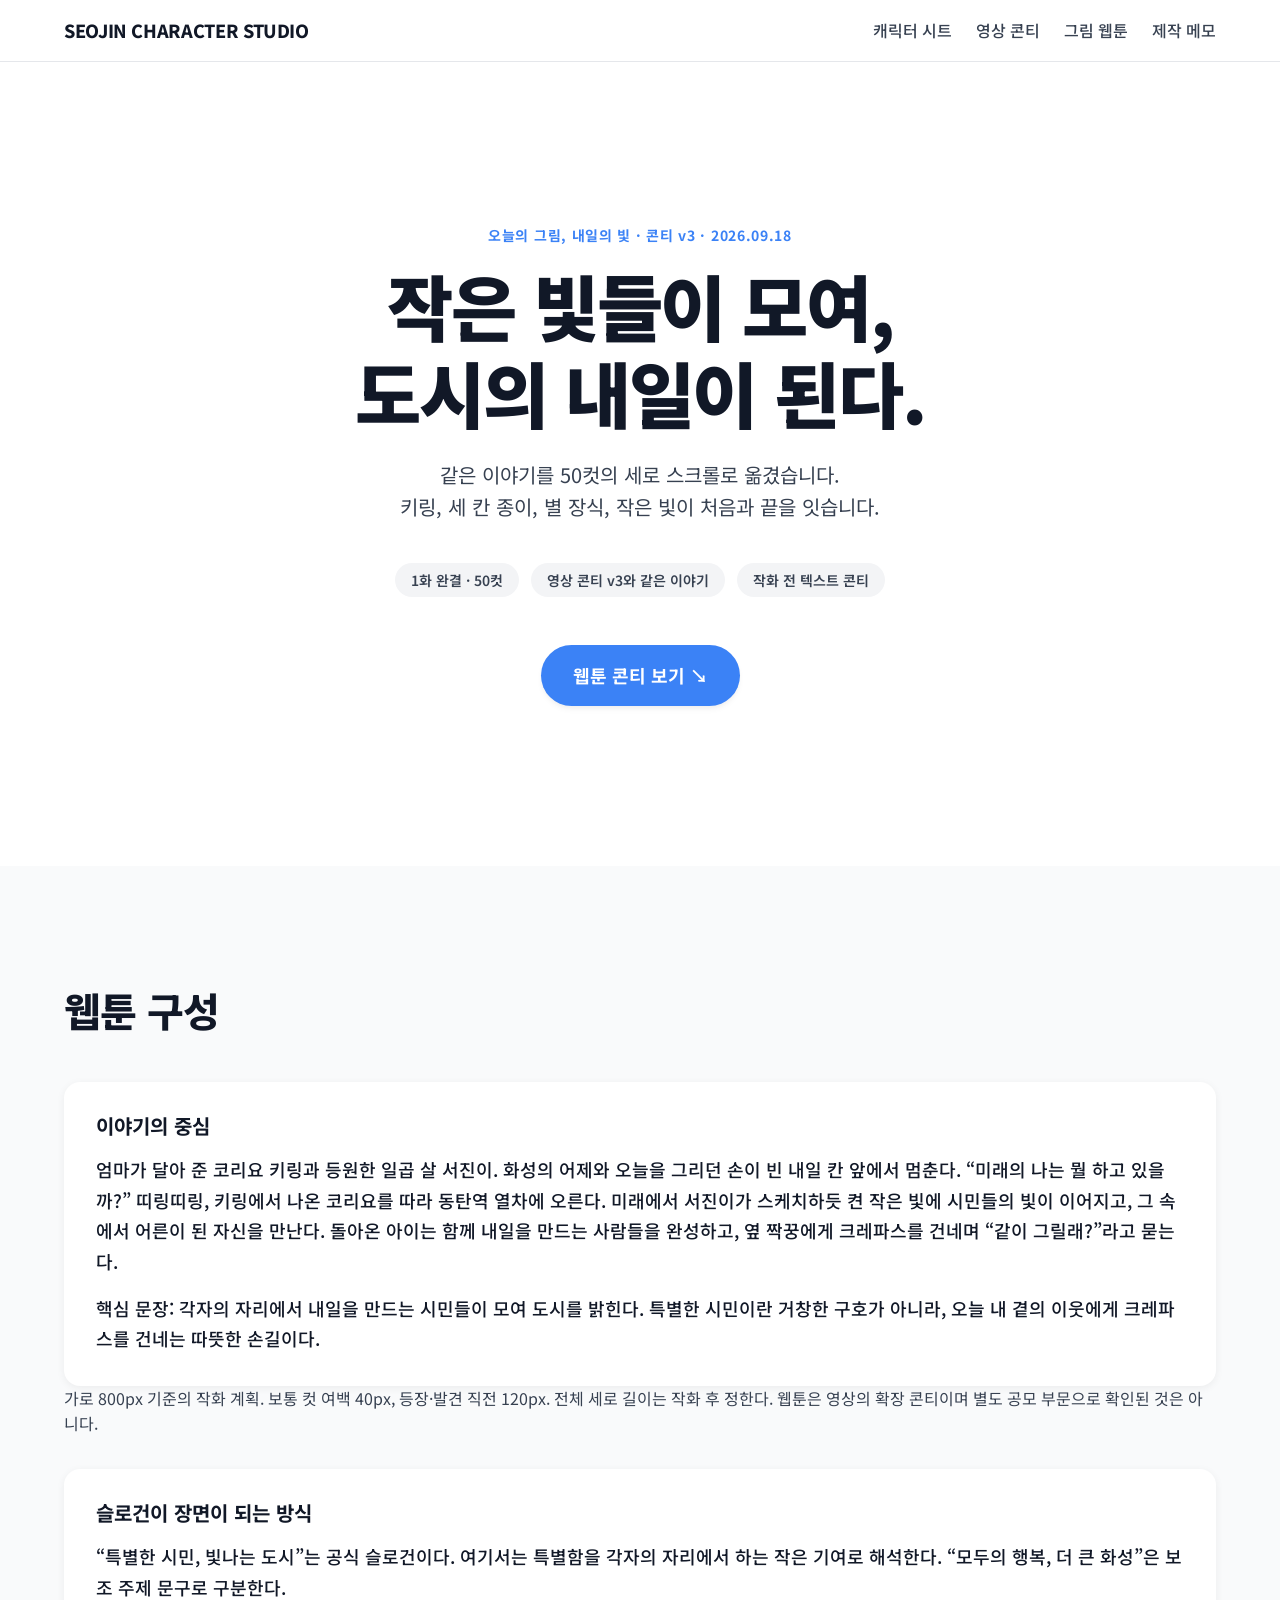
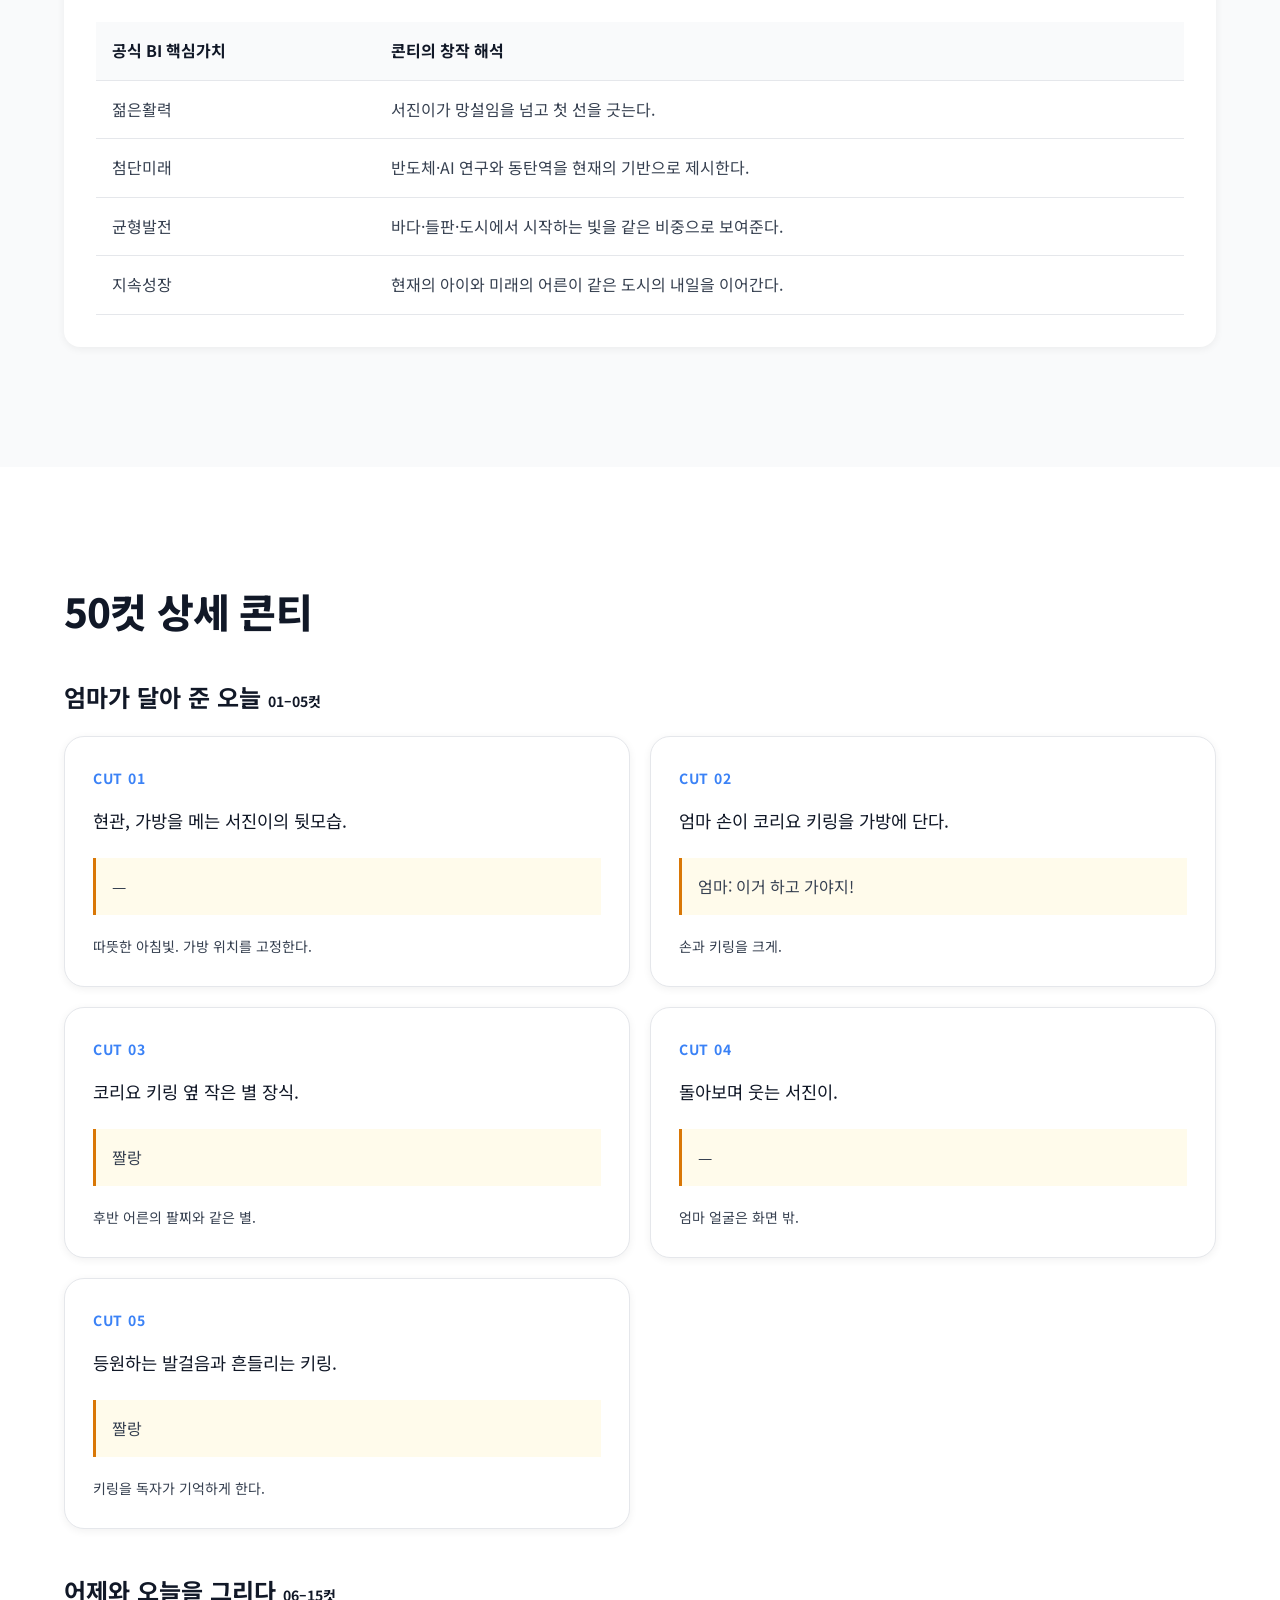
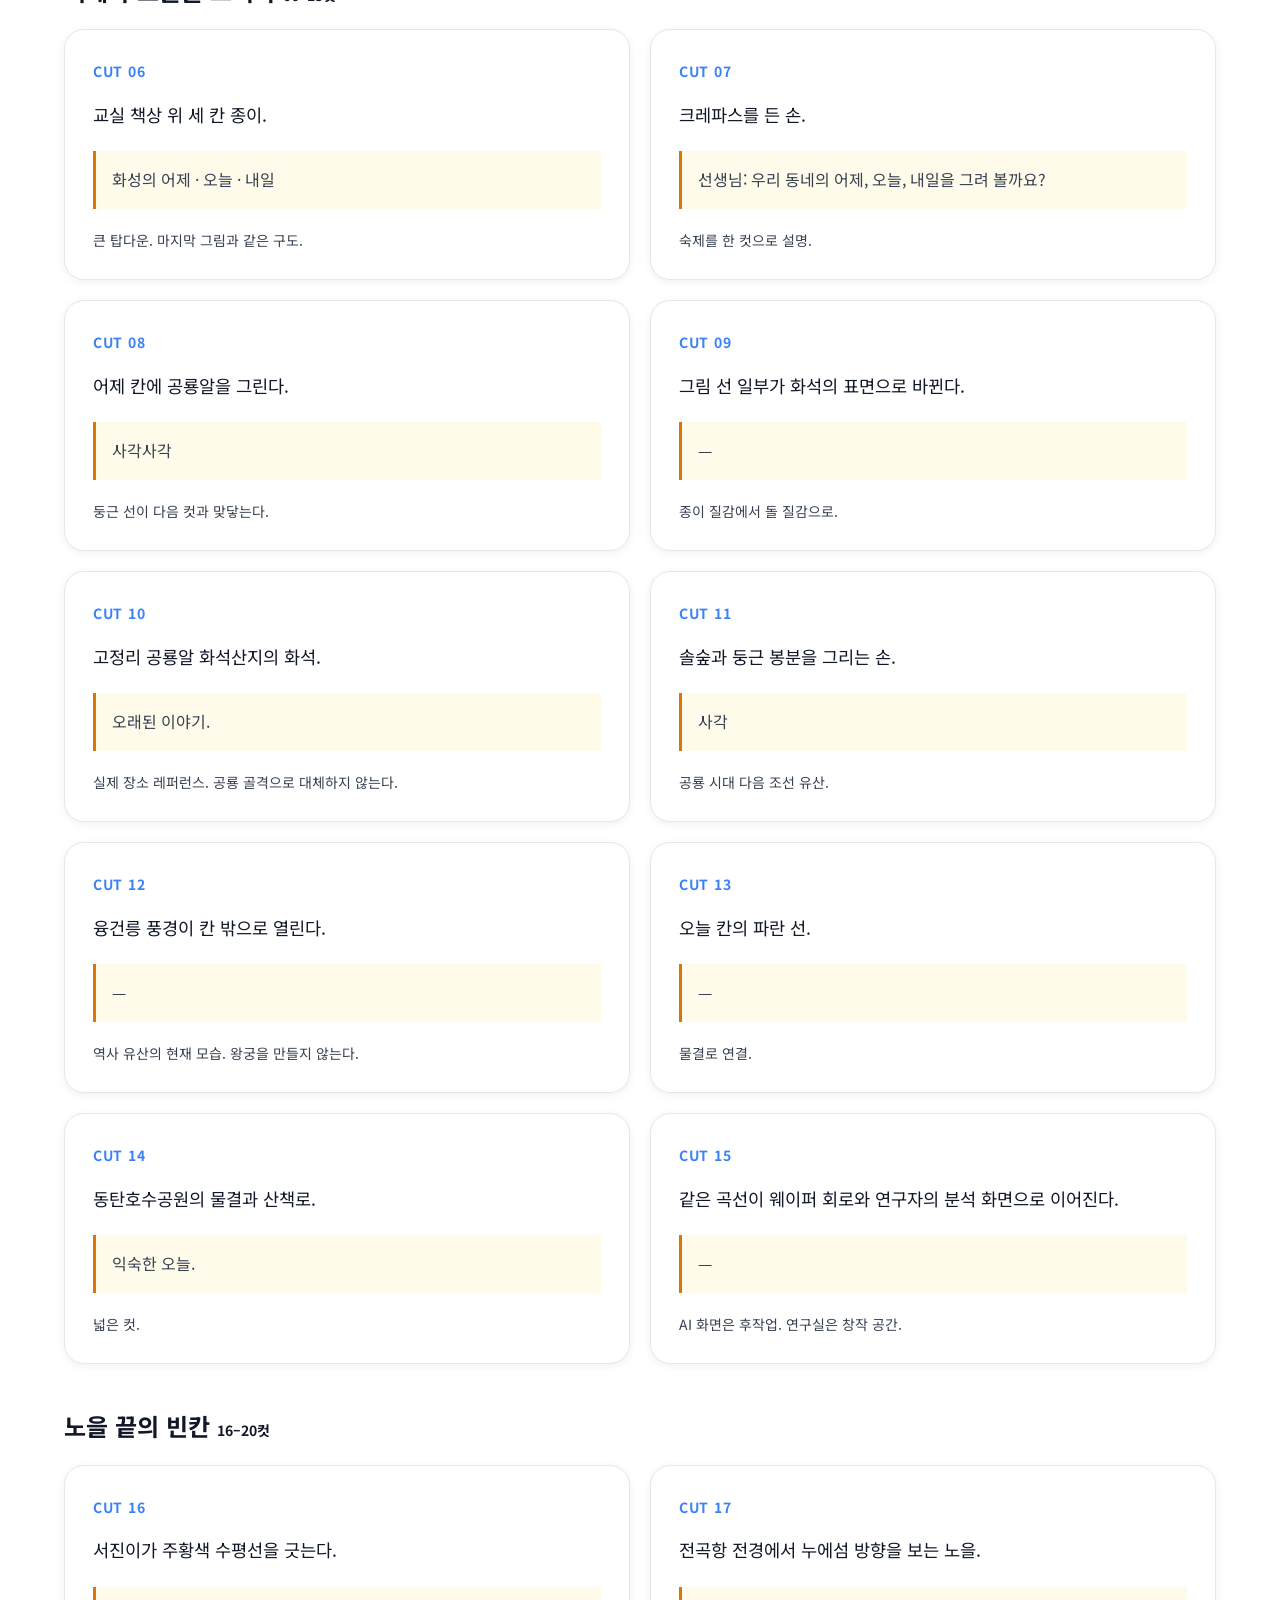
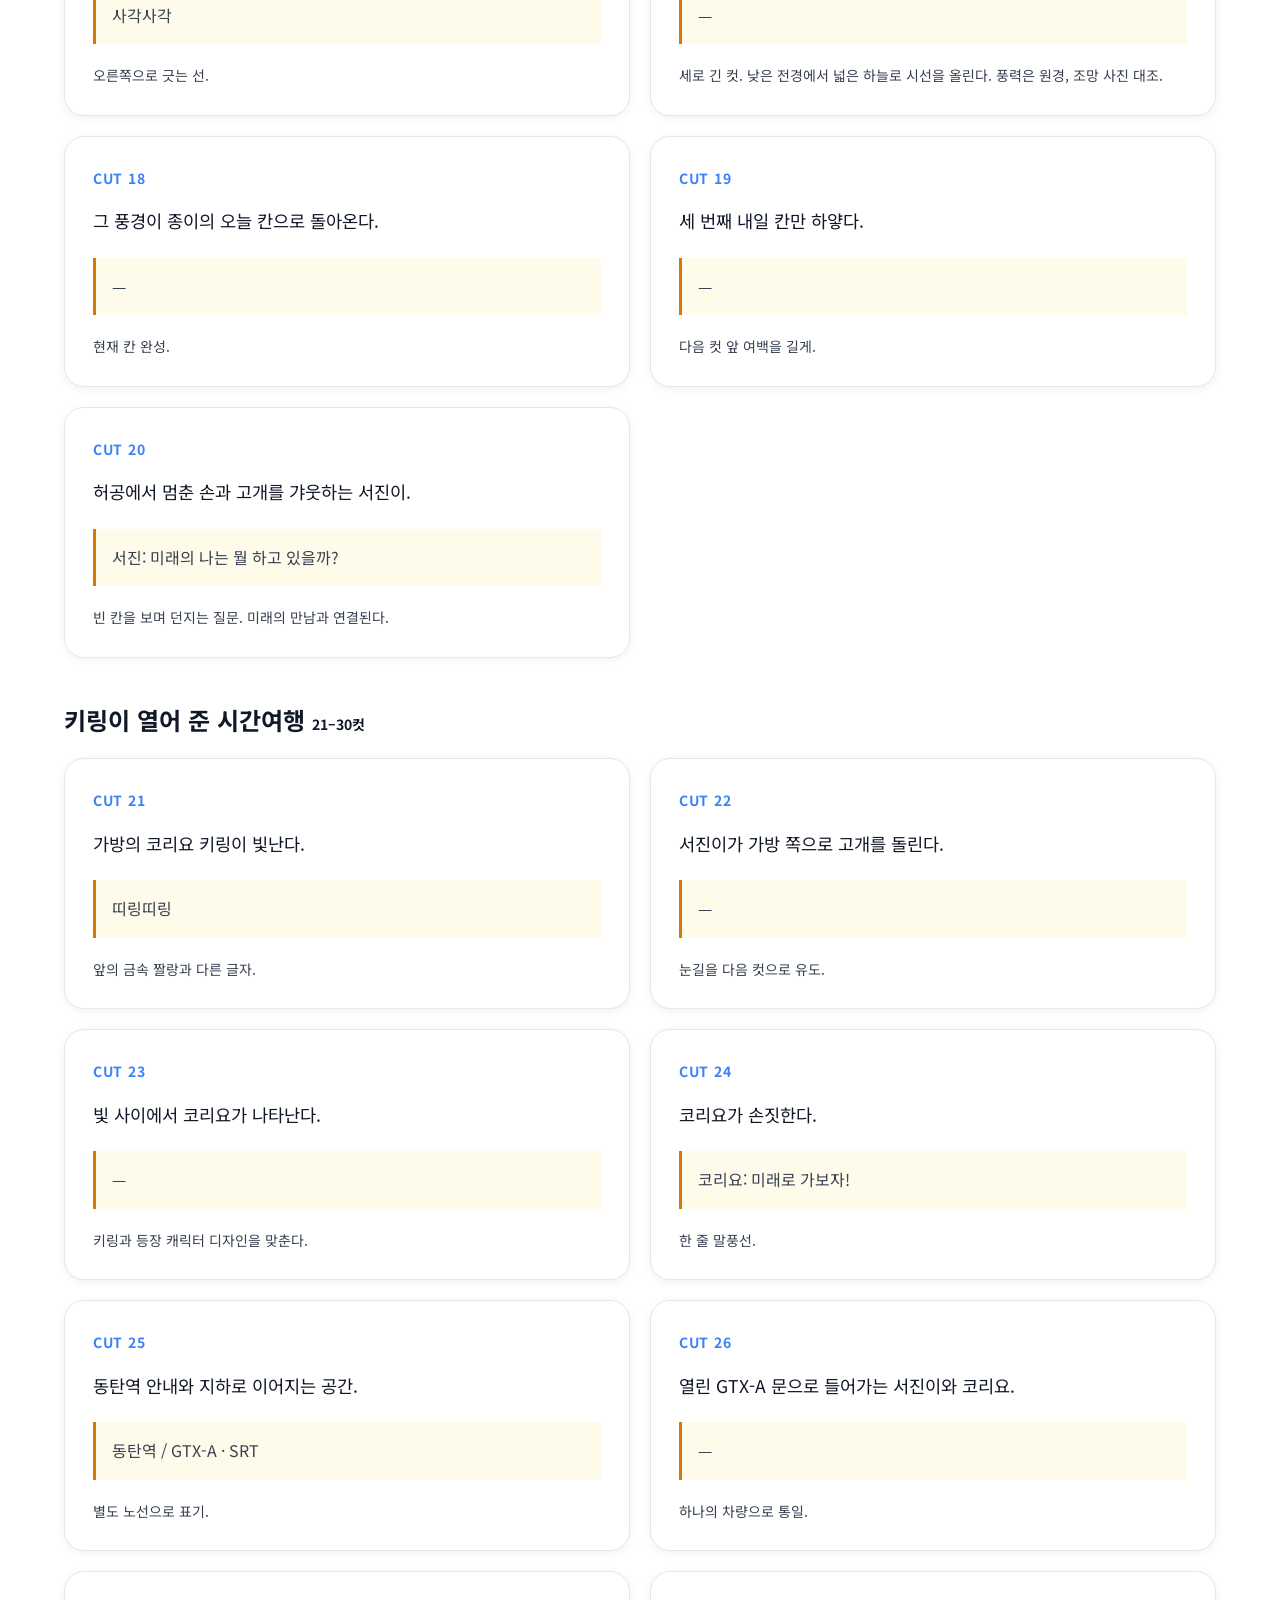
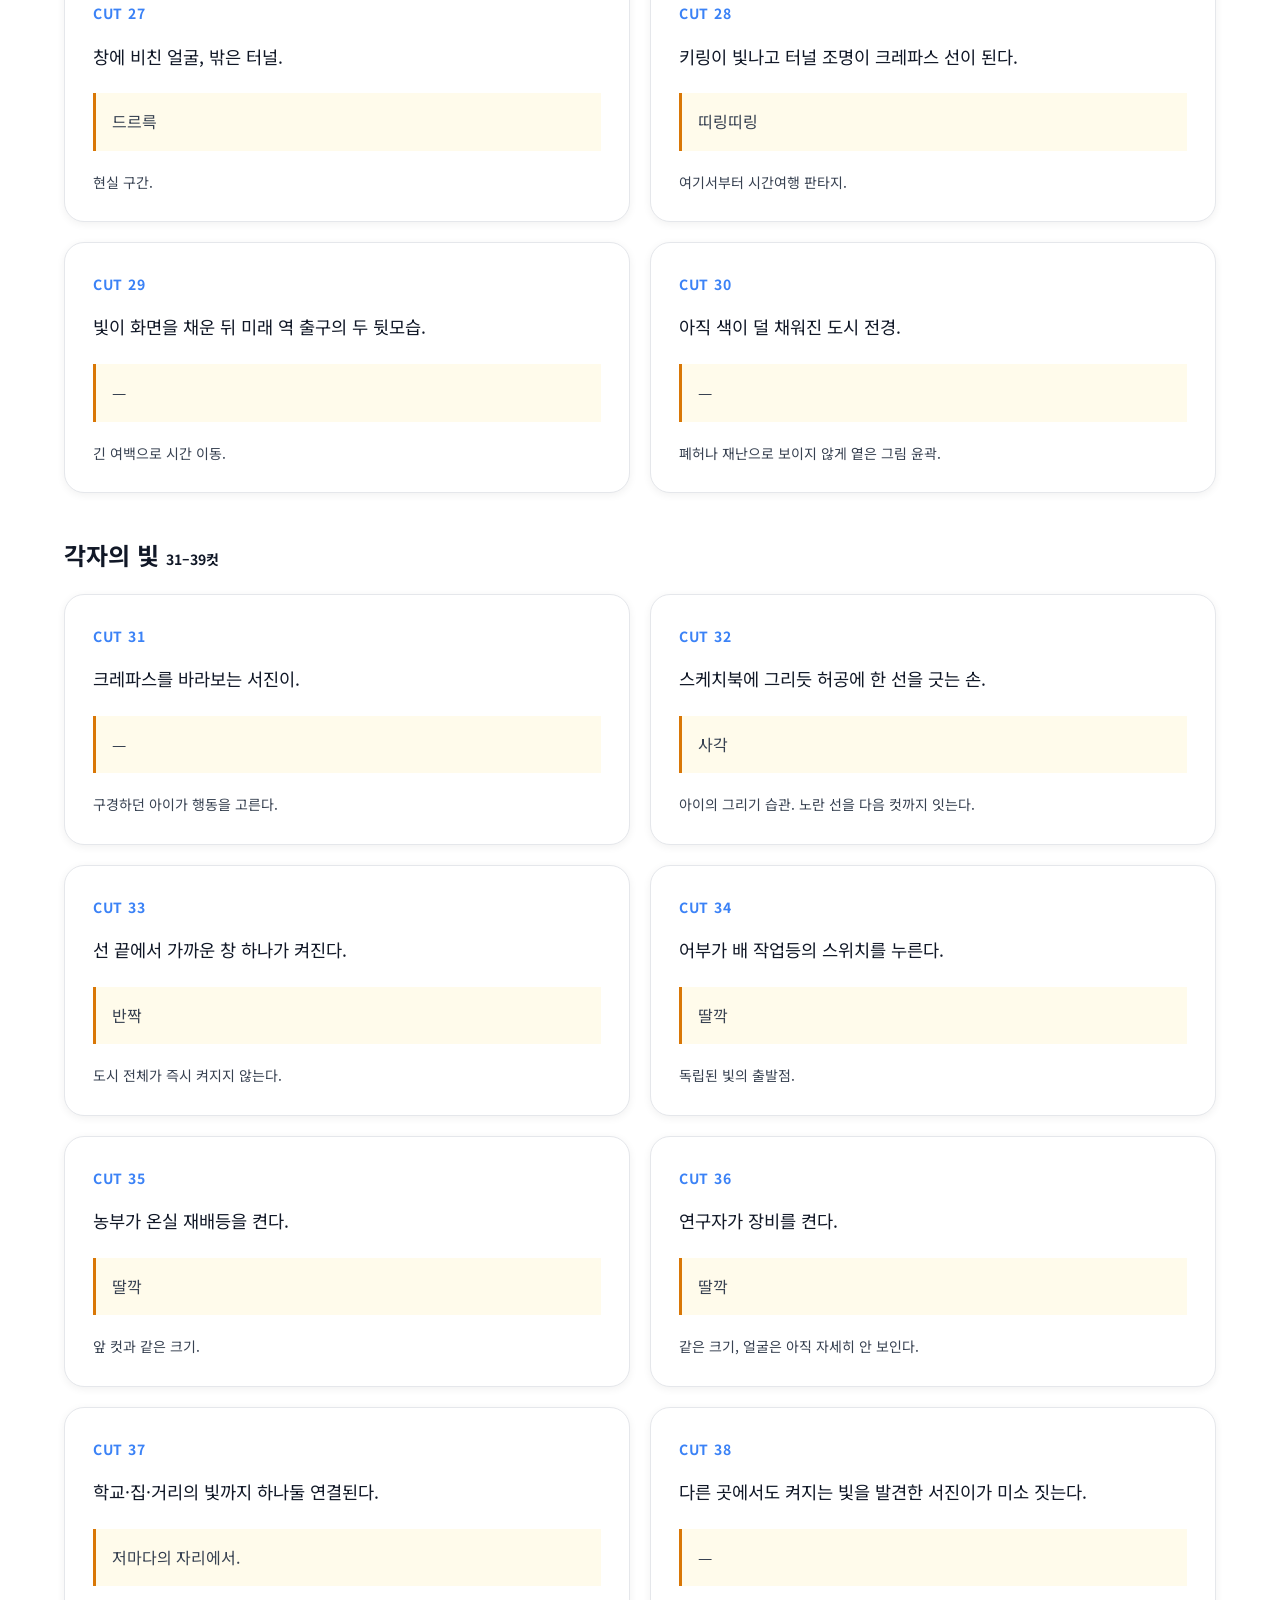
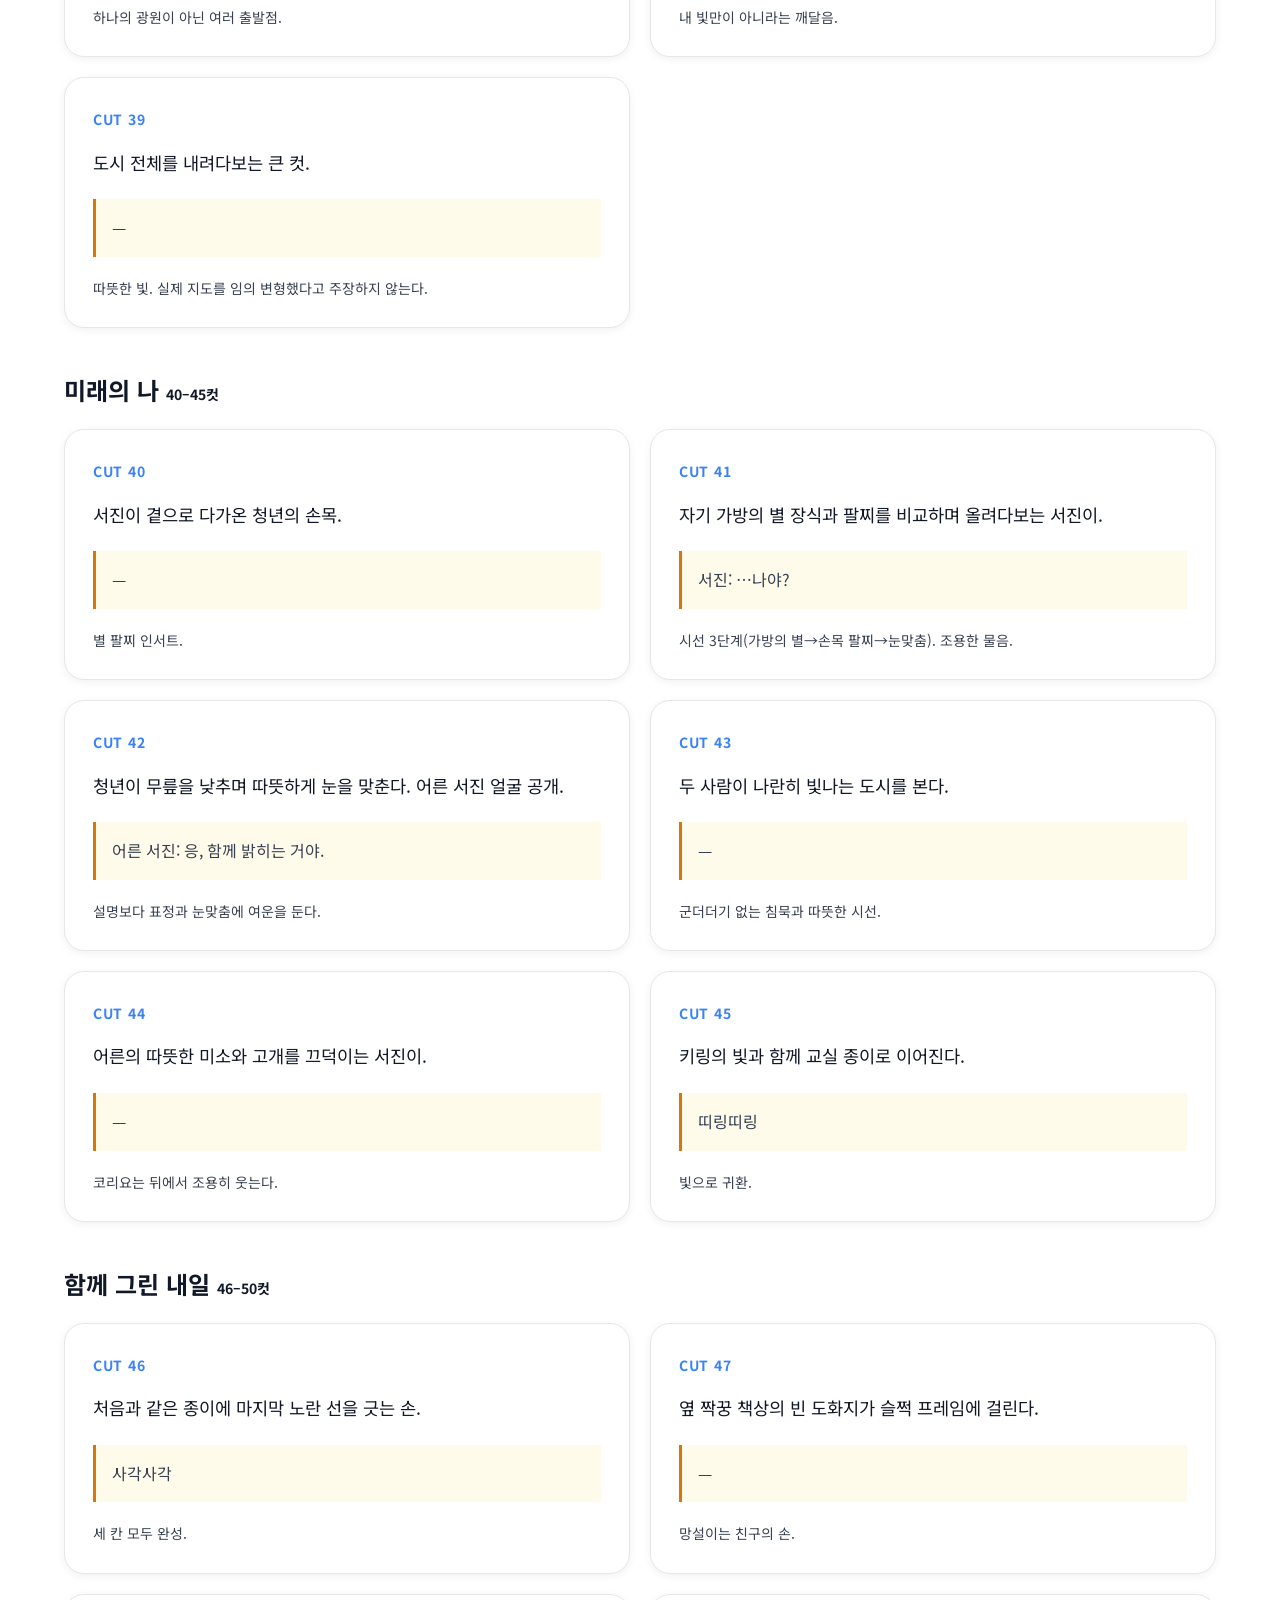
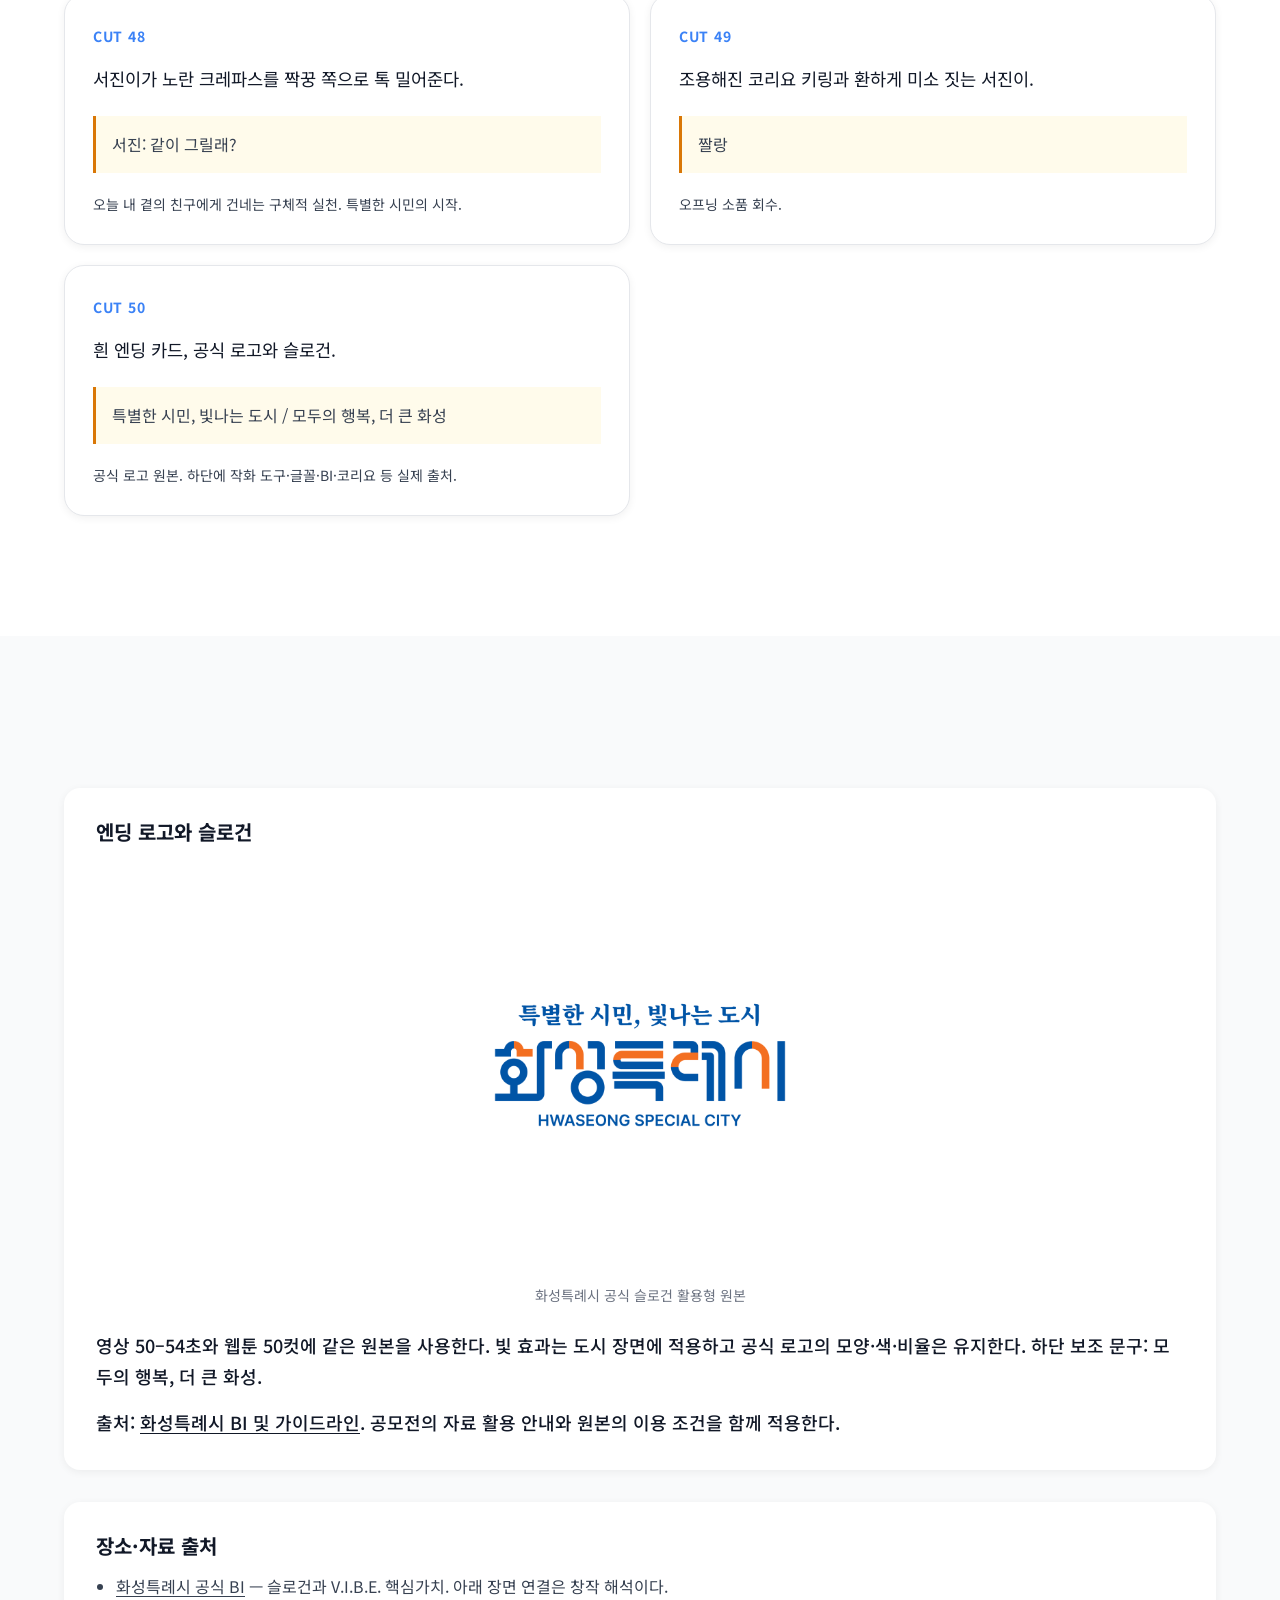
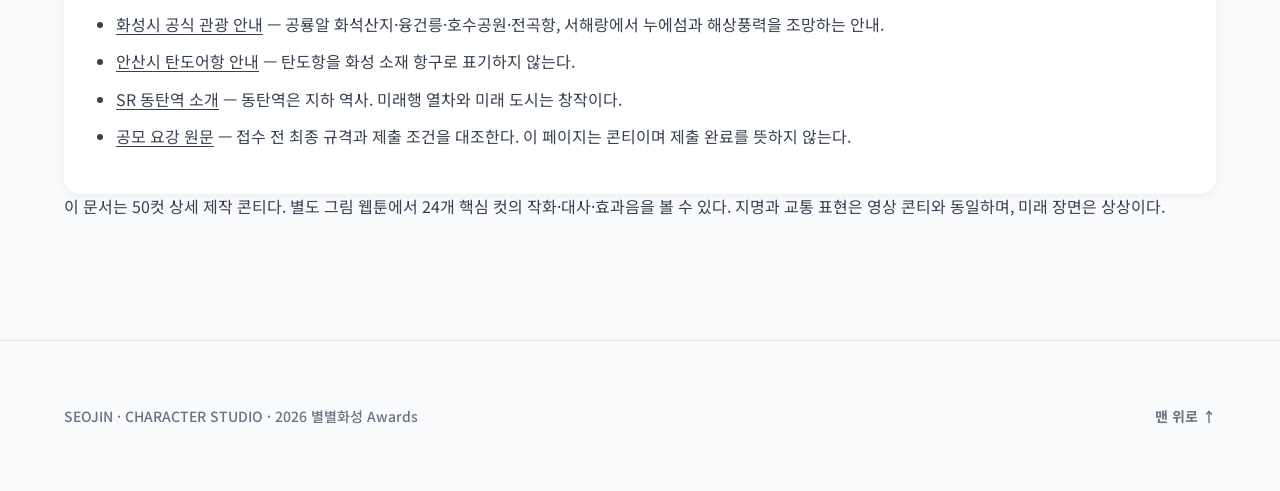
<file: webtoon-conti.html>
<!DOCTYPE html>
<html lang="ko">
<head>
    <meta charset="UTF-8">
    <meta name="viewport" content="width=device-width, initial-scale=1.0">
    <title>웹툰 콘티 — 오늘의 그림, 내일의 빛</title>
    <link rel="preconnect" href="https://fonts.googleapis.com">
    <link rel="preconnect" href="https://fonts.gstatic.com" crossorigin>
    <link href="https://fonts.googleapis.com/css2?family=Noto+Sans+KR:wght@400;500;700;900&display=swap" rel="stylesheet">
    <link rel="stylesheet" href="style.css">
</head>
<body>
    <header class="header">
        <div class="header-container">
            <div class="brand">SEOJIN CHARACTER STUDIO</div>
            <nav class="nav">
                <a href="index.html#collection">캐릭터 시트</a>
                <a href="index.html#conti">영상 콘티</a>
                <a href="webtoon.html">그림 웹툰</a>
                <a href="index.html#guide">제작 메모</a>
            </nav>
        </div>
    </header>

<main><section class="hero"><div class="hero-content"><span class="eyebrow">오늘의 그림, 내일의 빛 · 콘티 v3 · 2026.09.18</span><h1 class="title">작은 빛들이 모여,<br>도시의 내일이 된다.</h1><p class="subtitle">같은 이야기를 50컷의 세로 스크롤로 옮겼습니다.<br>키링, 세 칸 종이, 별 장식, 작은 빛이 처음과 끝을 잇습니다.</p><div class="badges"><span class="badge">1화 완결 · 50컷</span><span class="badge">영상 콘티 v3와 같은 이야기</span><span class="badge">작화 전 텍스트 콘티</span></div><a href="#cuts" class="cta-button">웹툰 콘티 보기 ↘</a></div></section><section class="section-padding bg-gray"><div class="container"><h2 class="section-title">웹툰 구성</h2><div class="logline-card mt-8"><h3>이야기의 중심</h3><p>엄마가 달아 준 코리요 키링과 등원한 일곱 살 서진이. 화성의 어제와 오늘을 그리던 손이 빈 내일 칸 앞에서 멈춘다. “미래의 나는 뭘 하고 있을까?” 띠링띠링, 키링에서 나온 코리요를 따라 동탄역 열차에 오른다. 미래에서 서진이가 스케치하듯 켠 작은 빛에 시민들의 빛이 이어지고, 그 속에서 어른이 된 자신을 만난다. 돌아온 아이는 함께 내일을 만드는 사람들을 완성하고, 옆 짝꿍에게 크레파스를 건네며 “같이 그릴래?”라고 묻는다.</p><p>핵심 문장: 각자의 자리에서 내일을 만드는 시민들이 모여 도시를 밝힌다. 특별한 시민이란 거창한 구호가 아니라, 오늘 내 곁의 이웃에게 크레파스를 건네는 따뜻한 손길이다.</p></div>
<p>가로 800px 기준의 작화 계획. 보통 컷 여백 40px, 등장·발견 직전 120px. 전체 세로 길이는 작화 후 정한다. 웹툰은 영상의 확장 콘티이며 별도 공모 부문으로 확인된 것은 아니다.</p><div class="logline-card mt-8"><h3>슬로건이 장면이 되는 방식</h3><p>“특별한 시민, 빛나는 도시”는 공식 슬로건이다. 여기서는 특별함을 각자의 자리에서 하는 작은 기여로 해석한다. “모두의 행복, 더 큰 화성”은 보조 주제 문구로 구분한다.</p><div class="table-scroll" tabindex="0" role="region" aria-label="공식 BI 핵심가치 · 콘티의 창작 해석"><table><thead><tr><th scope="col">공식 BI 핵심가치</th><th scope="col">콘티의 창작 해석</th></tr></thead><tbody><tr><td>젊은활력</td><td>서진이가 망설임을 넘고 첫 선을 긋는다.</td></tr><tr><td>첨단미래</td><td>반도체·AI 연구와 동탄역을 현재의 기반으로 제시한다.</td></tr><tr><td>균형발전</td><td>바다·들판·도시에서 시작하는 빛을 같은 비중으로 보여준다.</td></tr><tr><td>지속성장</td><td>현재의 아이와 미래의 어른이 같은 도시의 내일을 이어간다.</td></tr></tbody></table></div></div>
</div></section><section id="cuts" class="section-padding"><div class="container"><h2 class="section-title">50컷 상세 콘티</h2><section class="webtoon-group"><h3>엄마가 달아 준 오늘 <span class="text-sm">01–05컷</span></h3><div class="panel-grid"><article class="card panel-card" id="panel-01"><span class="eyebrow">CUT 01</span><p class="scene-action">현관, 가방을 메는 서진이의 뒷모습.</p><p class="panel-dialogue">—</p><p class="text-sm">따뜻한 아침빛. 가방 위치를 고정한다.</p></article><article class="card panel-card" id="panel-02"><span class="eyebrow">CUT 02</span><p class="scene-action">엄마 손이 코리요 키링을 가방에 단다.</p><p class="panel-dialogue">엄마: 이거 하고 가야지!</p><p class="text-sm">손과 키링을 크게.</p></article><article class="card panel-card" id="panel-03"><span class="eyebrow">CUT 03</span><p class="scene-action">코리요 키링 옆 작은 별 장식.</p><p class="panel-dialogue">짤랑</p><p class="text-sm">후반 어른의 팔찌와 같은 별.</p></article><article class="card panel-card" id="panel-04"><span class="eyebrow">CUT 04</span><p class="scene-action">돌아보며 웃는 서진이.</p><p class="panel-dialogue">—</p><p class="text-sm">엄마 얼굴은 화면 밖.</p></article><article class="card panel-card" id="panel-05"><span class="eyebrow">CUT 05</span><p class="scene-action">등원하는 발걸음과 흔들리는 키링.</p><p class="panel-dialogue">짤랑</p><p class="text-sm">키링을 독자가 기억하게 한다.</p></article></div></section><section class="webtoon-group"><h3>어제와 오늘을 그리다 <span class="text-sm">06–15컷</span></h3><div class="panel-grid"><article class="card panel-card" id="panel-06"><span class="eyebrow">CUT 06</span><p class="scene-action">교실 책상 위 세 칸 종이.</p><p class="panel-dialogue">화성의 어제 · 오늘 · 내일</p><p class="text-sm">큰 탑다운. 마지막 그림과 같은 구도.</p></article><article class="card panel-card" id="panel-07"><span class="eyebrow">CUT 07</span><p class="scene-action">크레파스를 든 손.</p><p class="panel-dialogue">선생님: 우리 동네의 어제, 오늘, 내일을 그려 볼까요?</p><p class="text-sm">숙제를 한 컷으로 설명.</p></article><article class="card panel-card" id="panel-08"><span class="eyebrow">CUT 08</span><p class="scene-action">어제 칸에 공룡알을 그린다.</p><p class="panel-dialogue">사각사각</p><p class="text-sm">둥근 선이 다음 컷과 맞닿는다.</p></article><article class="card panel-card" id="panel-09"><span class="eyebrow">CUT 09</span><p class="scene-action">그림 선 일부가 화석의 표면으로 바뀐다.</p><p class="panel-dialogue">—</p><p class="text-sm">종이 질감에서 돌 질감으로.</p></article><article class="card panel-card" id="panel-10"><span class="eyebrow">CUT 10</span><p class="scene-action">고정리 공룡알 화석산지의 화석.</p><p class="panel-dialogue">오래된 이야기.</p><p class="text-sm">실제 장소 레퍼런스. 공룡 골격으로 대체하지 않는다.</p></article><article class="card panel-card" id="panel-11"><span class="eyebrow">CUT 11</span><p class="scene-action">솔숲과 둥근 봉분을 그리는 손.</p><p class="panel-dialogue">사각</p><p class="text-sm">공룡 시대 다음 조선 유산.</p></article><article class="card panel-card" id="panel-12"><span class="eyebrow">CUT 12</span><p class="scene-action">융건릉 풍경이 칸 밖으로 열린다.</p><p class="panel-dialogue">—</p><p class="text-sm">역사 유산의 현재 모습. 왕궁을 만들지 않는다.</p></article><article class="card panel-card" id="panel-13"><span class="eyebrow">CUT 13</span><p class="scene-action">오늘 칸의 파란 선.</p><p class="panel-dialogue">—</p><p class="text-sm">물결로 연결.</p></article><article class="card panel-card" id="panel-14"><span class="eyebrow">CUT 14</span><p class="scene-action">동탄호수공원의 물결과 산책로.</p><p class="panel-dialogue">익숙한 오늘.</p><p class="text-sm">넓은 컷.</p></article><article class="card panel-card" id="panel-15"><span class="eyebrow">CUT 15</span><p class="scene-action">같은 곡선이 웨이퍼 회로와 연구자의 분석 화면으로 이어진다.</p><p class="panel-dialogue">—</p><p class="text-sm">AI 화면은 후작업. 연구실은 창작 공간.</p></article></div></section><section class="webtoon-group"><h3>노을 끝의 빈칸 <span class="text-sm">16–20컷</span></h3><div class="panel-grid"><article class="card panel-card" id="panel-16"><span class="eyebrow">CUT 16</span><p class="scene-action">서진이가 주황색 수평선을 긋는다.</p><p class="panel-dialogue">사각사각</p><p class="text-sm">오른쪽으로 긋는 선.</p></article><article class="card panel-card" id="panel-17"><span class="eyebrow">CUT 17</span><p class="scene-action">전곡항 전경에서 누에섬 방향을 보는 노을.</p><p class="panel-dialogue">—</p><p class="text-sm">세로 긴 컷. 낮은 전경에서 넓은 하늘로 시선을 올린다. 풍력은 원경, 조망 사진 대조.</p></article><article class="card panel-card" id="panel-18"><span class="eyebrow">CUT 18</span><p class="scene-action">그 풍경이 종이의 오늘 칸으로 돌아온다.</p><p class="panel-dialogue">—</p><p class="text-sm">현재 칸 완성.</p></article><article class="card panel-card" id="panel-19"><span class="eyebrow">CUT 19</span><p class="scene-action">세 번째 내일 칸만 하얗다.</p><p class="panel-dialogue">—</p><p class="text-sm">다음 컷 앞 여백을 길게.</p></article><article class="card panel-card" id="panel-20"><span class="eyebrow">CUT 20</span><p class="scene-action">허공에서 멈춘 손과 고개를 갸웃하는 서진이.</p><p class="panel-dialogue">서진: 미래의 나는 뭘 하고 있을까?</p><p class="text-sm">빈 칸을 보며 던지는 질문. 미래의 만남과 연결된다.</p></article></div></section><section class="webtoon-group"><h3>키링이 열어 준 시간여행 <span class="text-sm">21–30컷</span></h3><div class="panel-grid"><article class="card panel-card" id="panel-21"><span class="eyebrow">CUT 21</span><p class="scene-action">가방의 코리요 키링이 빛난다.</p><p class="panel-dialogue">띠링띠링</p><p class="text-sm">앞의 금속 짤랑과 다른 글자.</p></article><article class="card panel-card" id="panel-22"><span class="eyebrow">CUT 22</span><p class="scene-action">서진이가 가방 쪽으로 고개를 돌린다.</p><p class="panel-dialogue">—</p><p class="text-sm">눈길을 다음 컷으로 유도.</p></article><article class="card panel-card" id="panel-23"><span class="eyebrow">CUT 23</span><p class="scene-action">빛 사이에서 코리요가 나타난다.</p><p class="panel-dialogue">—</p><p class="text-sm">키링과 등장 캐릭터 디자인을 맞춘다.</p></article><article class="card panel-card" id="panel-24"><span class="eyebrow">CUT 24</span><p class="scene-action">코리요가 손짓한다.</p><p class="panel-dialogue">코리요: 미래로 가보자!</p><p class="text-sm">한 줄 말풍선.</p></article><article class="card panel-card" id="panel-25"><span class="eyebrow">CUT 25</span><p class="scene-action">동탄역 안내와 지하로 이어지는 공간.</p><p class="panel-dialogue">동탄역 / GTX-A · SRT</p><p class="text-sm">별도 노선으로 표기.</p></article><article class="card panel-card" id="panel-26"><span class="eyebrow">CUT 26</span><p class="scene-action">열린 GTX-A 문으로 들어가는 서진이와 코리요.</p><p class="panel-dialogue">—</p><p class="text-sm">하나의 차량으로 통일.</p></article><article class="card panel-card" id="panel-27"><span class="eyebrow">CUT 27</span><p class="scene-action">창에 비친 얼굴, 밖은 터널.</p><p class="panel-dialogue">드르륵</p><p class="text-sm">현실 구간.</p></article><article class="card panel-card" id="panel-28"><span class="eyebrow">CUT 28</span><p class="scene-action">키링이 빛나고 터널 조명이 크레파스 선이 된다.</p><p class="panel-dialogue">띠링띠링</p><p class="text-sm">여기서부터 시간여행 판타지.</p></article><article class="card panel-card" id="panel-29"><span class="eyebrow">CUT 29</span><p class="scene-action">빛이 화면을 채운 뒤 미래 역 출구의 두 뒷모습.</p><p class="panel-dialogue">—</p><p class="text-sm">긴 여백으로 시간 이동.</p></article><article class="card panel-card" id="panel-30"><span class="eyebrow">CUT 30</span><p class="scene-action">아직 색이 덜 채워진 도시 전경.</p><p class="panel-dialogue">—</p><p class="text-sm">폐허나 재난으로 보이지 않게 옅은 그림 윤곽.</p></article></div></section><section class="webtoon-group"><h3>각자의 빛 <span class="text-sm">31–39컷</span></h3><div class="panel-grid"><article class="card panel-card" id="panel-31"><span class="eyebrow">CUT 31</span><p class="scene-action">크레파스를 바라보는 서진이.</p><p class="panel-dialogue">—</p><p class="text-sm">구경하던 아이가 행동을 고른다.</p></article><article class="card panel-card" id="panel-32"><span class="eyebrow">CUT 32</span><p class="scene-action">스케치북에 그리듯 허공에 한 선을 긋는 손.</p><p class="panel-dialogue">사각</p><p class="text-sm">아이의 그리기 습관. 노란 선을 다음 컷까지 잇는다.</p></article><article class="card panel-card" id="panel-33"><span class="eyebrow">CUT 33</span><p class="scene-action">선 끝에서 가까운 창 하나가 켜진다.</p><p class="panel-dialogue">반짝</p><p class="text-sm">도시 전체가 즉시 켜지지 않는다.</p></article><article class="card panel-card" id="panel-34"><span class="eyebrow">CUT 34</span><p class="scene-action">어부가 배 작업등의 스위치를 누른다.</p><p class="panel-dialogue">딸깍</p><p class="text-sm">독립된 빛의 출발점.</p></article><article class="card panel-card" id="panel-35"><span class="eyebrow">CUT 35</span><p class="scene-action">농부가 온실 재배등을 켠다.</p><p class="panel-dialogue">딸깍</p><p class="text-sm">앞 컷과 같은 크기.</p></article><article class="card panel-card" id="panel-36"><span class="eyebrow">CUT 36</span><p class="scene-action">연구자가 장비를 켠다.</p><p class="panel-dialogue">딸깍</p><p class="text-sm">같은 크기, 얼굴은 아직 자세히 안 보인다.</p></article><article class="card panel-card" id="panel-37"><span class="eyebrow">CUT 37</span><p class="scene-action">학교·집·거리의 빛까지 하나둘 연결된다.</p><p class="panel-dialogue">저마다의 자리에서.</p><p class="text-sm">하나의 광원이 아닌 여러 출발점.</p></article><article class="card panel-card" id="panel-38"><span class="eyebrow">CUT 38</span><p class="scene-action">다른 곳에서도 켜지는 빛을 발견한 서진이가 미소 짓는다.</p><p class="panel-dialogue">—</p><p class="text-sm">내 빛만이 아니라는 깨달음.</p></article><article class="card panel-card" id="panel-39"><span class="eyebrow">CUT 39</span><p class="scene-action">도시 전체를 내려다보는 큰 컷.</p><p class="panel-dialogue">—</p><p class="text-sm">따뜻한 빛. 실제 지도를 임의 변형했다고 주장하지 않는다.</p></article></div></section><section class="webtoon-group"><h3>미래의 나 <span class="text-sm">40–45컷</span></h3><div class="panel-grid"><article class="card panel-card" id="panel-40"><span class="eyebrow">CUT 40</span><p class="scene-action">서진이 곁으로 다가온 청년의 손목.</p><p class="panel-dialogue">—</p><p class="text-sm">별 팔찌 인서트.</p></article><article class="card panel-card" id="panel-41"><span class="eyebrow">CUT 41</span><p class="scene-action">자기 가방의 별 장식과 팔찌를 비교하며 올려다보는 서진이.</p><p class="panel-dialogue">서진: …나야?</p><p class="text-sm">시선 3단계(가방의 별→손목 팔찌→눈맞춤). 조용한 물음.</p></article><article class="card panel-card" id="panel-42"><span class="eyebrow">CUT 42</span><p class="scene-action">청년이 무릎을 낮추며 따뜻하게 눈을 맞춘다. 어른 서진 얼굴 공개.</p><p class="panel-dialogue">어른 서진: 응, 함께 밝히는 거야.</p><p class="text-sm">설명보다 표정과 눈맞춤에 여운을 둔다.</p></article><article class="card panel-card" id="panel-43"><span class="eyebrow">CUT 43</span><p class="scene-action">두 사람이 나란히 빛나는 도시를 본다.</p><p class="panel-dialogue">—</p><p class="text-sm">군더더기 없는 침묵과 따뜻한 시선.</p></article><article class="card panel-card" id="panel-44"><span class="eyebrow">CUT 44</span><p class="scene-action">어른의 따뜻한 미소와 고개를 끄덕이는 서진이.</p><p class="panel-dialogue">—</p><p class="text-sm">코리요는 뒤에서 조용히 웃는다.</p></article><article class="card panel-card" id="panel-45"><span class="eyebrow">CUT 45</span><p class="scene-action">키링의 빛과 함께 교실 종이로 이어진다.</p><p class="panel-dialogue">띠링띠링</p><p class="text-sm">빛으로 귀환.</p></article></div></section><section class="webtoon-group"><h3>함께 그린 내일 <span class="text-sm">46–50컷</span></h3><div class="panel-grid"><article class="card panel-card" id="panel-46"><span class="eyebrow">CUT 46</span><p class="scene-action">처음과 같은 종이에 마지막 노란 선을 긋는 손.</p><p class="panel-dialogue">사각사각</p><p class="text-sm">세 칸 모두 완성.</p></article><article class="card panel-card" id="panel-47"><span class="eyebrow">CUT 47</span><p class="scene-action">옆 짝꿍 책상의 빈 도화지가 슬쩍 프레임에 걸린다.</p><p class="panel-dialogue">—</p><p class="text-sm">망설이는 친구의 손.</p></article><article class="card panel-card" id="panel-48"><span class="eyebrow">CUT 48</span><p class="scene-action">서진이가 노란 크레파스를 짝꿍 쪽으로 톡 밀어준다.</p><p class="panel-dialogue">서진: 같이 그릴래?</p><p class="text-sm">오늘 내 곁의 친구에게 건네는 구체적 실천. 특별한 시민의 시작.</p></article><article class="card panel-card" id="panel-49"><span class="eyebrow">CUT 49</span><p class="scene-action">조용해진 코리요 키링과 환하게 미소 짓는 서진이.</p><p class="panel-dialogue">짤랑</p><p class="text-sm">오프닝 소품 회수.</p></article><article class="card panel-card" id="panel-50"><span class="eyebrow">CUT 50</span><p class="scene-action">흰 엔딩 카드, 공식 로고와 슬로건.</p><p class="panel-dialogue">특별한 시민, 빛나는 도시 / 모두의 행복, 더 큰 화성</p><p class="text-sm">공식 로고 원본. 하단에 작화 도구·글꼴·BI·코리요 등 실제 출처.</p></article></div></section></div></section><section class="section-padding bg-gray"><div class="container"><div class="logline-card mt-8" id="ci"><h3>엔딩 로고와 슬로건</h3><figure class="brand-preview"><img src="assets/hwaseong-slogan.png" width="3508" height="2481" alt="특별한 시민, 빛나는 도시 화성특례시 공식 슬로건 활용형"><figcaption>화성특례시 공식 슬로건 활용형 원본</figcaption></figure><p>영상 50–54초와 웹툰 50컷에 같은 원본을 사용한다. 빛 효과는 도시 장면에 적용하고 공식 로고의 모양·색·비율은 유지한다. 하단 보조 문구: 모두의 행복, 더 큰 화성.</p><p class="text-sm">출처: <a href="https://www.hscity.go.kr/www/intro/gnrlSttus/ctyhllSymbol/ctyhllSymbol04.jsp">화성특례시 BI 및 가이드라인</a>. 공모전의 자료 활용 안내와 원본의 이용 조건을 함께 적용한다.</p></div>
<div class="logline-card mt-8"><h3>장소·자료 출처</h3><ul class="notes-list">
<li><a href="https://www.hscity.go.kr/www/intro/gnrlSttus/ctyhllSymbol/ctyhllSymbol04.jsp">화성특례시 공식 BI</a> — 슬로건과 V.I.B.E. 핵심가치. 아래 장면 연결은 창작 해석이다.</li>
<li><a href="https://www.hscity.go.kr/www/intro/trstMap.jsp">화성시 공식 관광 안내</a> — 공룡알 화석산지·융건릉·호수공원·전곡항, 서해랑에서 누에섬과 해상풍력을 조망하는 안내.</li>
<li><a href="https://www.ansan.go.kr/tourinfo/common/cntnts/selectContents.do?cntnts_id=C0002044">안산시 탄도어항 안내</a> — 탄도항을 화성 소재 항구로 표기하지 않는다.</li>
<li><a href="https://www.srail.or.kr/cms/archive.do?pageId=KR0406020000">SR 동탄역 소개</a> — 동탄역은 지하 역사. 미래행 열차와 미래 도시는 창작이다.</li>
<li><a href="https://aihscity.com/guide">공모 요강 원문</a> — 접수 전 최종 규격과 제출 조건을 대조한다. 이 페이지는 콘티이며 제출 완료를 뜻하지 않는다.</li></ul></div>
<p>이 문서는 50컷 상세 제작 콘티다. 별도 그림 웹툰에서 24개 핵심 컷의 작화·대사·효과음을 볼 수 있다. 지명과 교통 표현은 영상 콘티와 동일하며, 미래 장면은 상상이다.</p></div></section></main>    <footer class="footer">
        <div class="container footer-content">
            <p>SEOJIN · CHARACTER STUDIO · 2026 별별화성 Awards</p>
            <a href="#cuts" class="back-to-top">맨 위로 ↑</a>
        </div>
    </footer>

    <script src="app.js"></script>
</body>
</html>
</file>
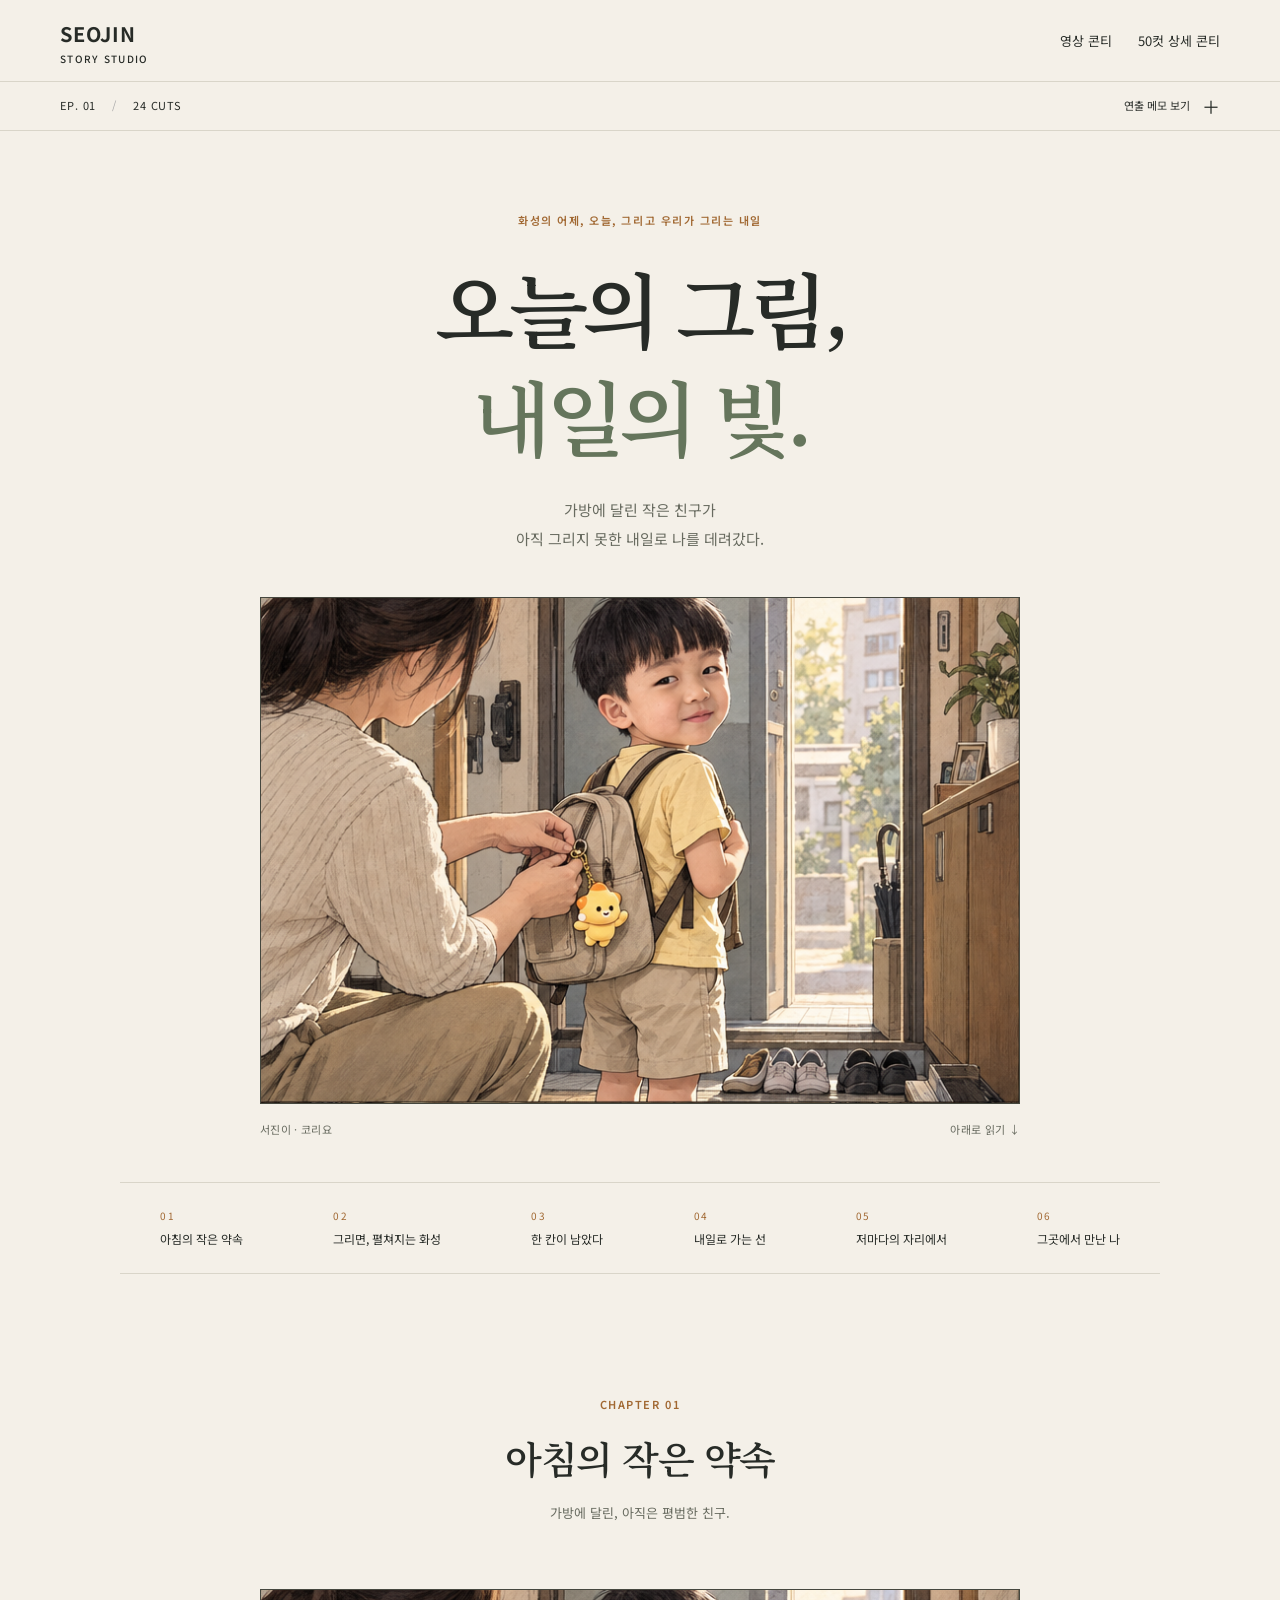
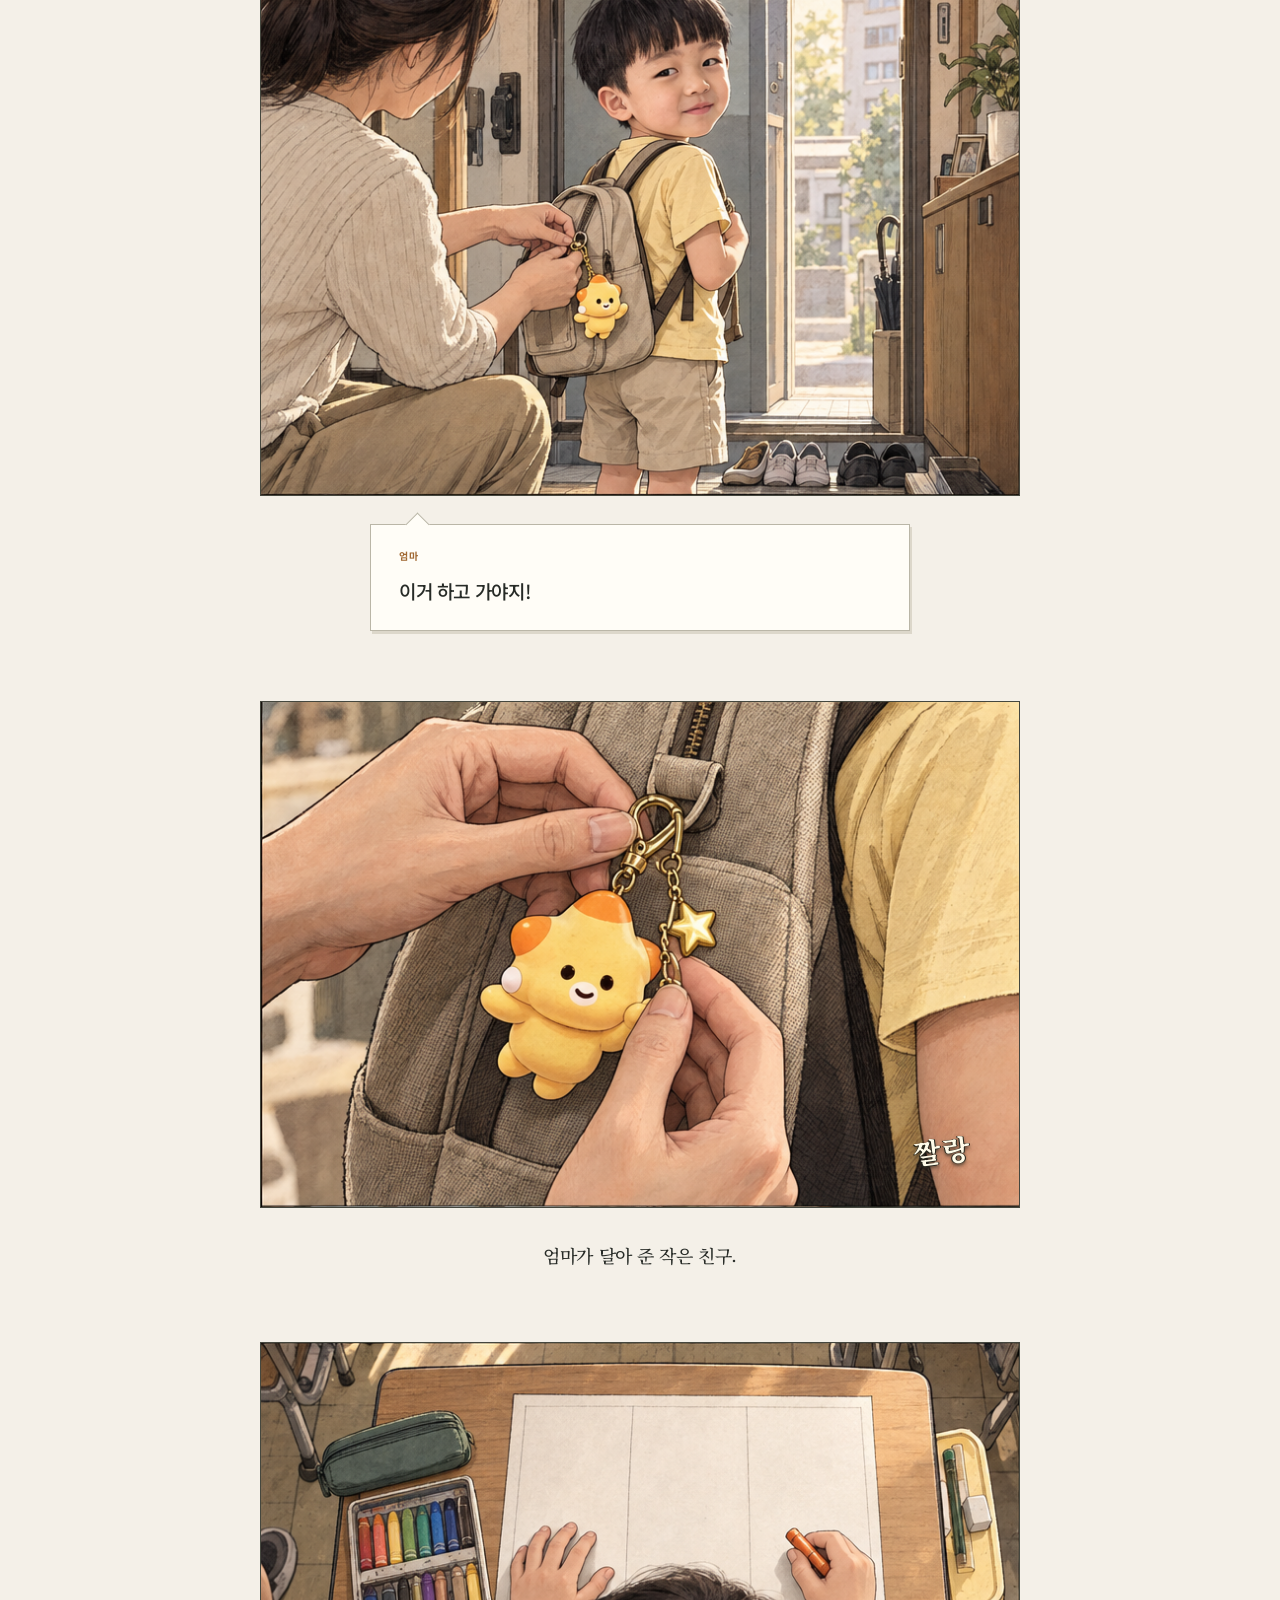
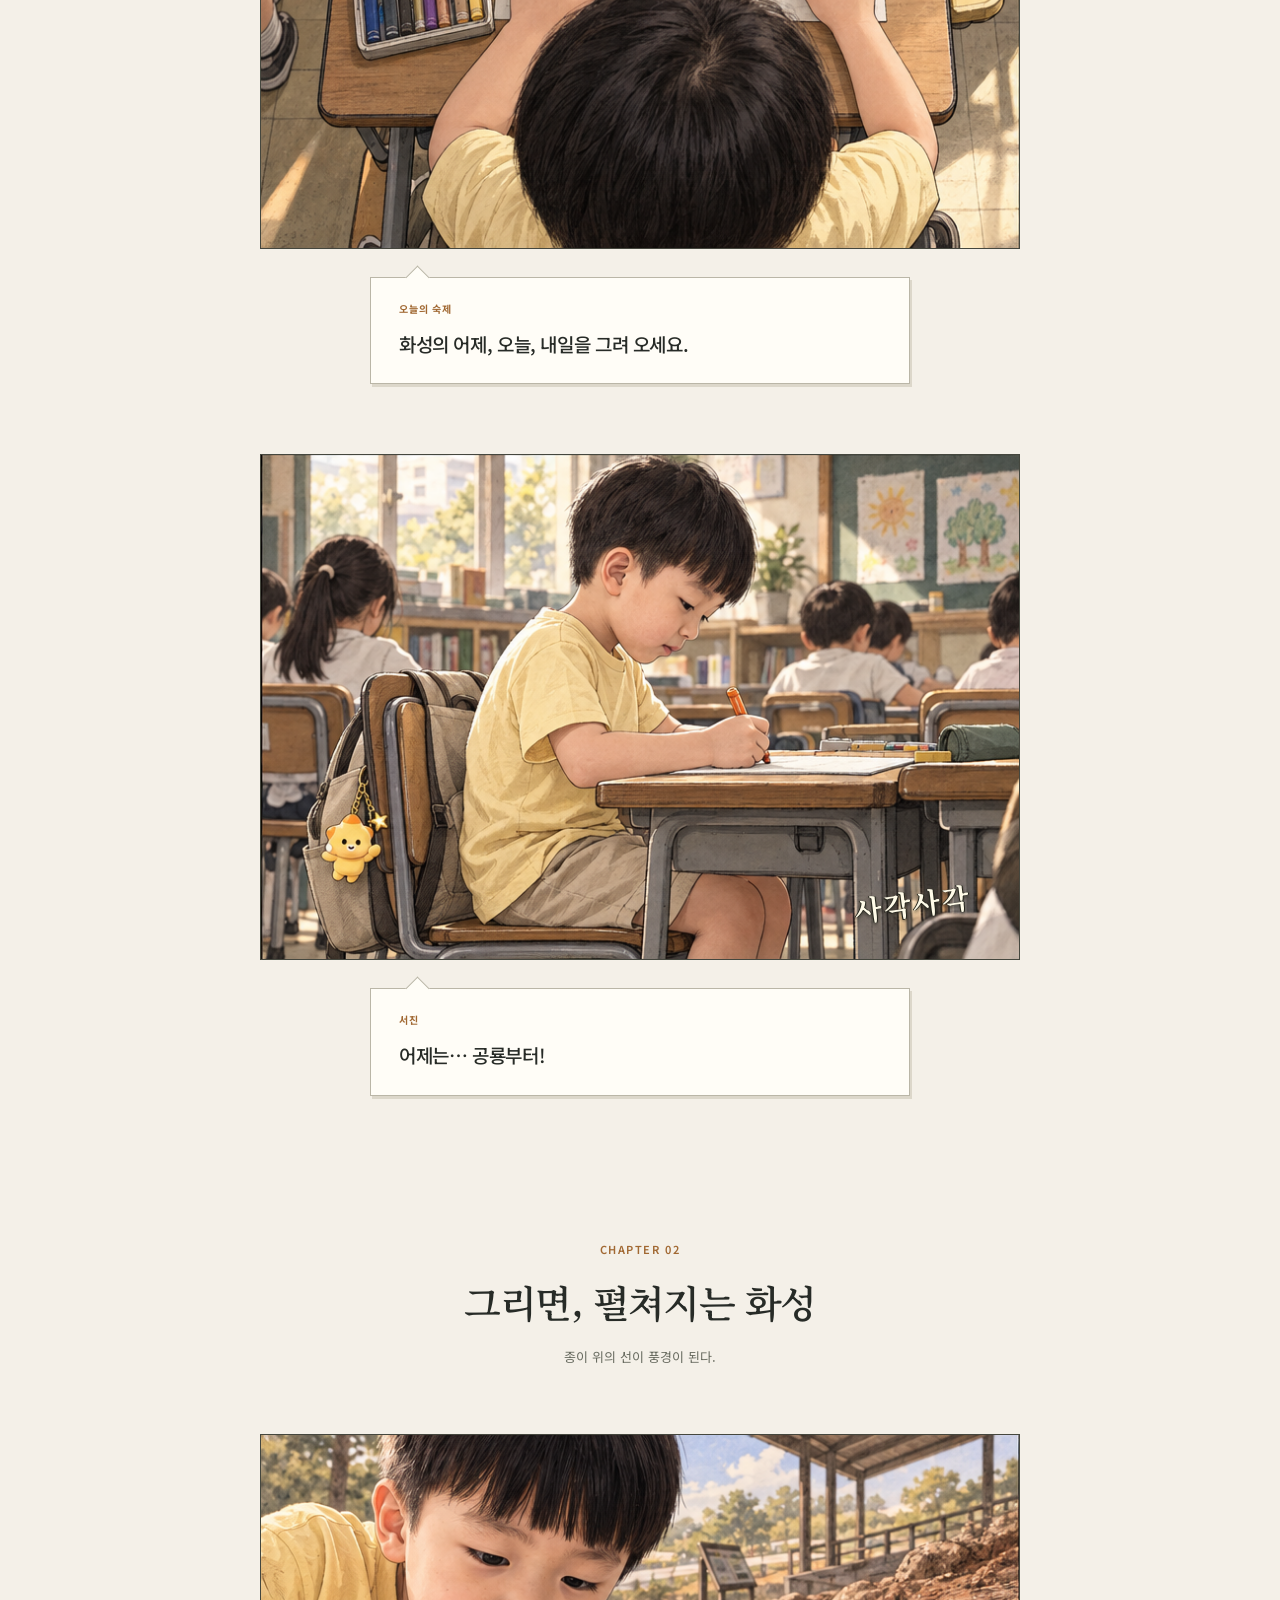
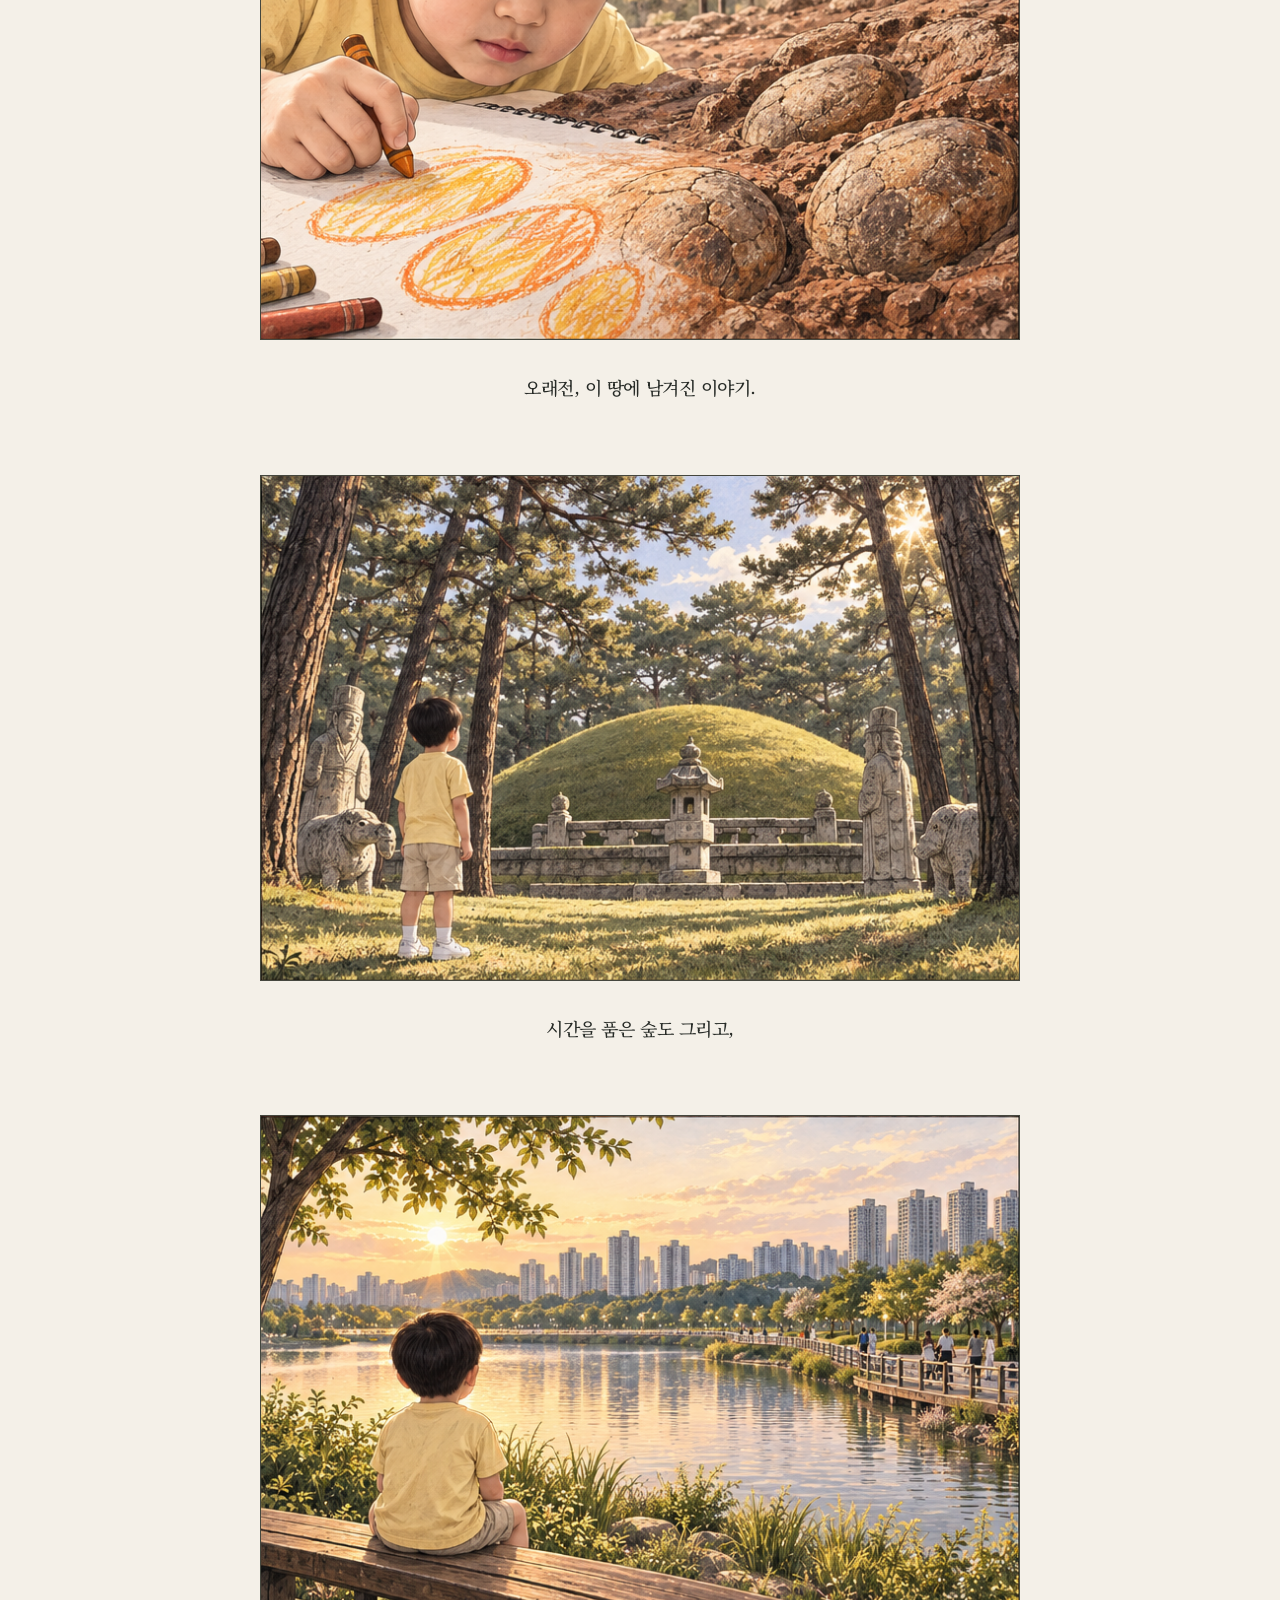
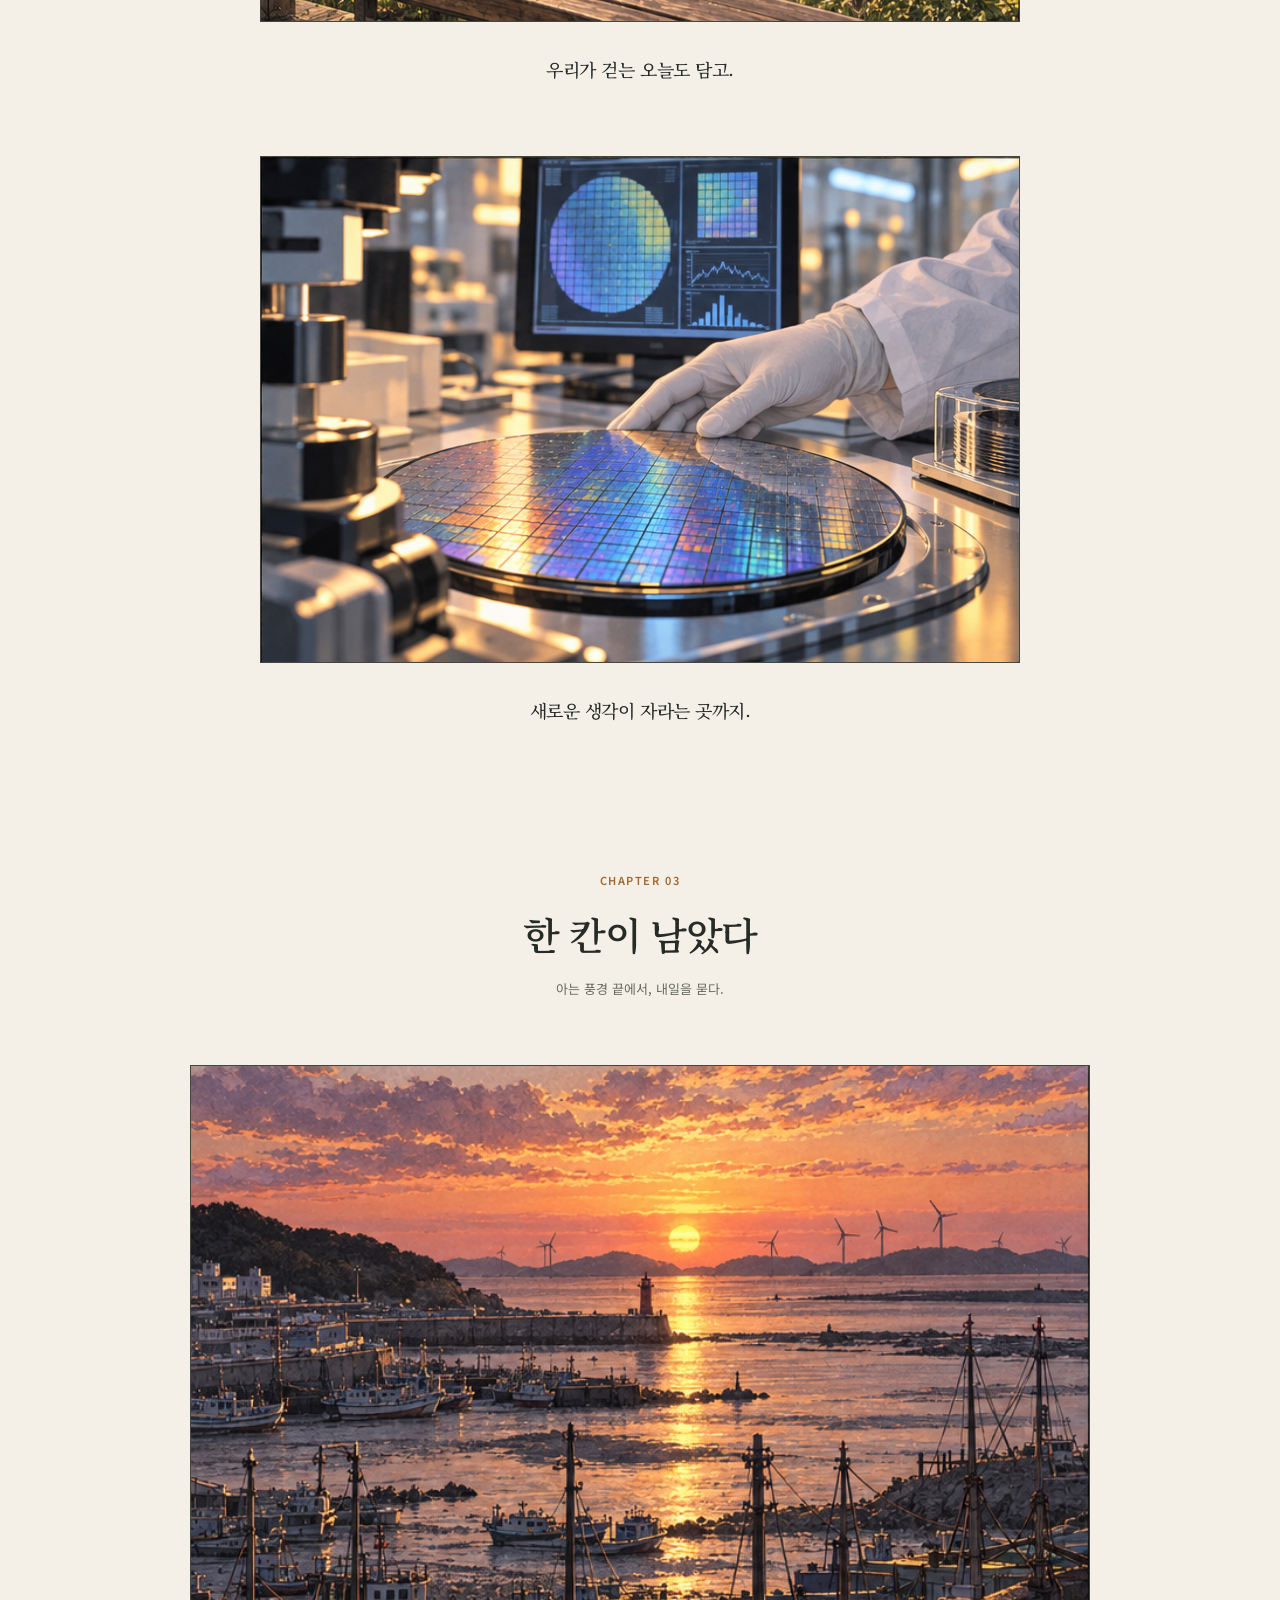
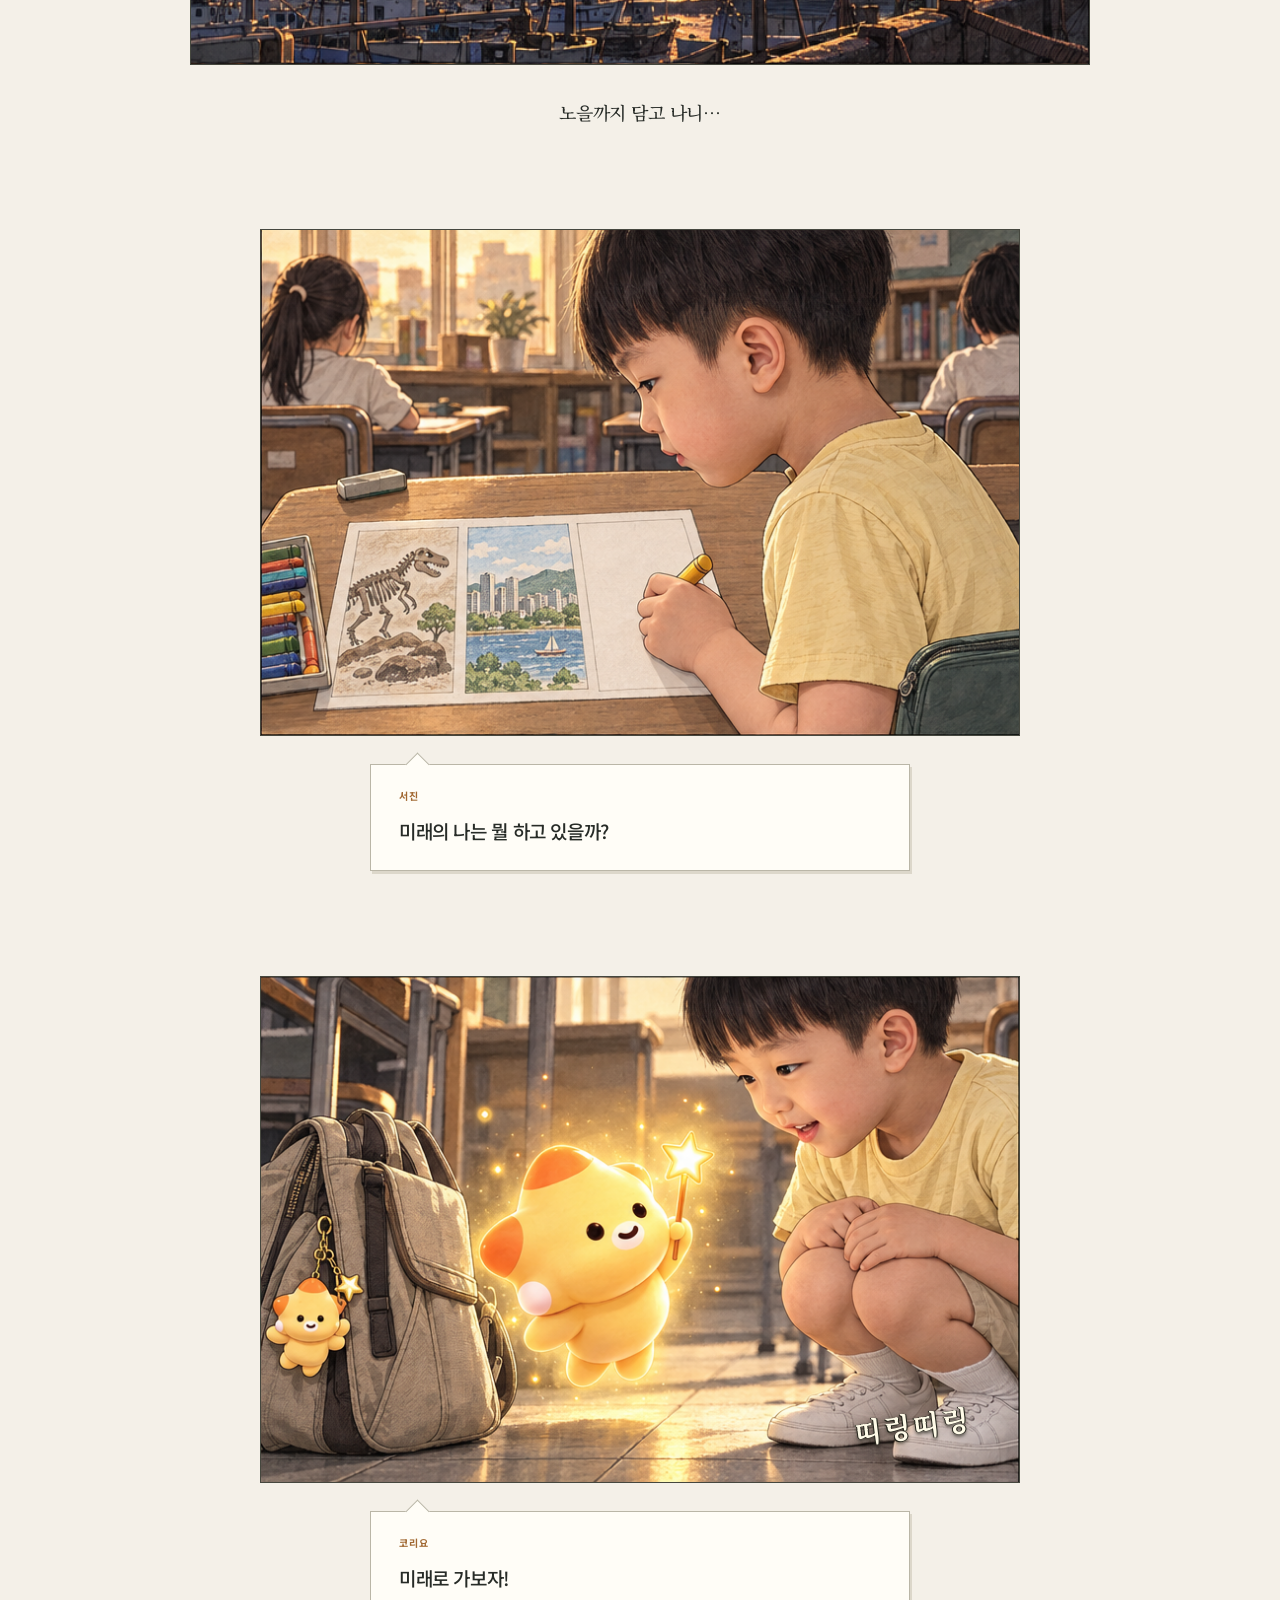
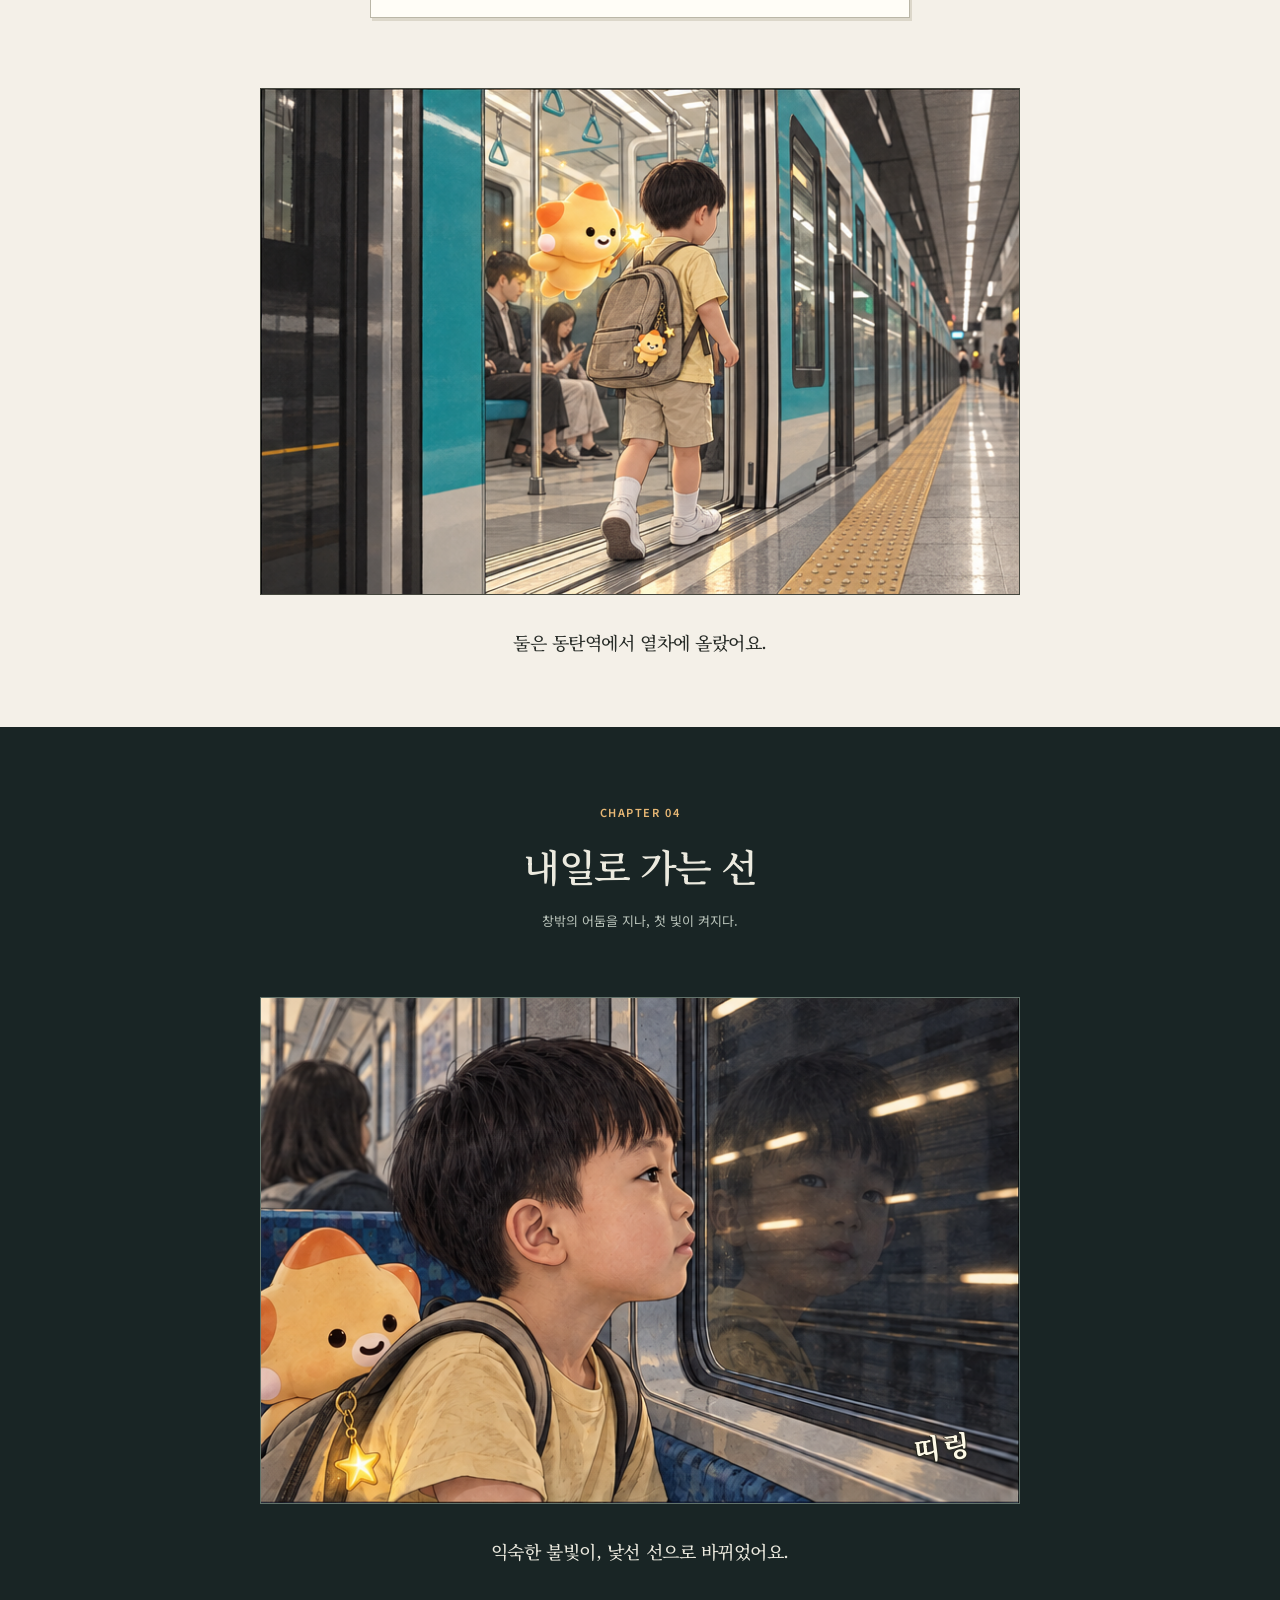
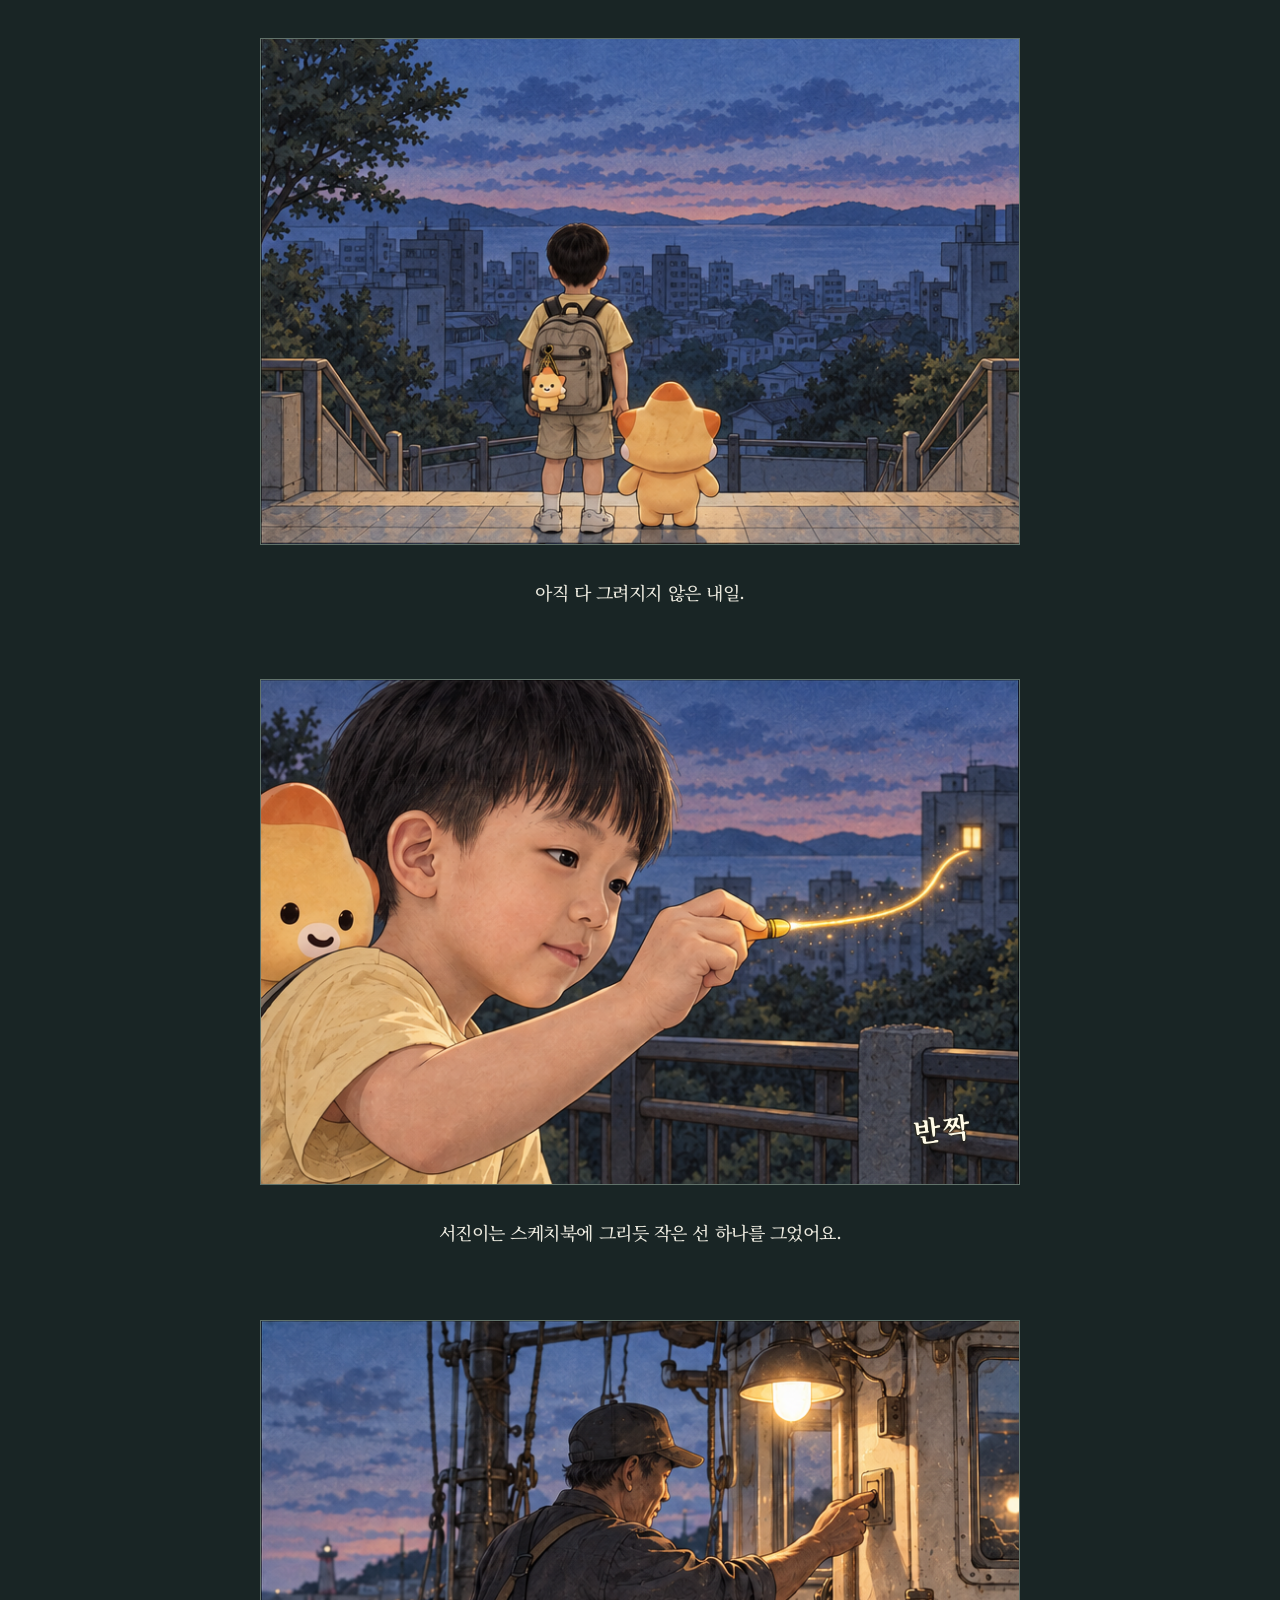
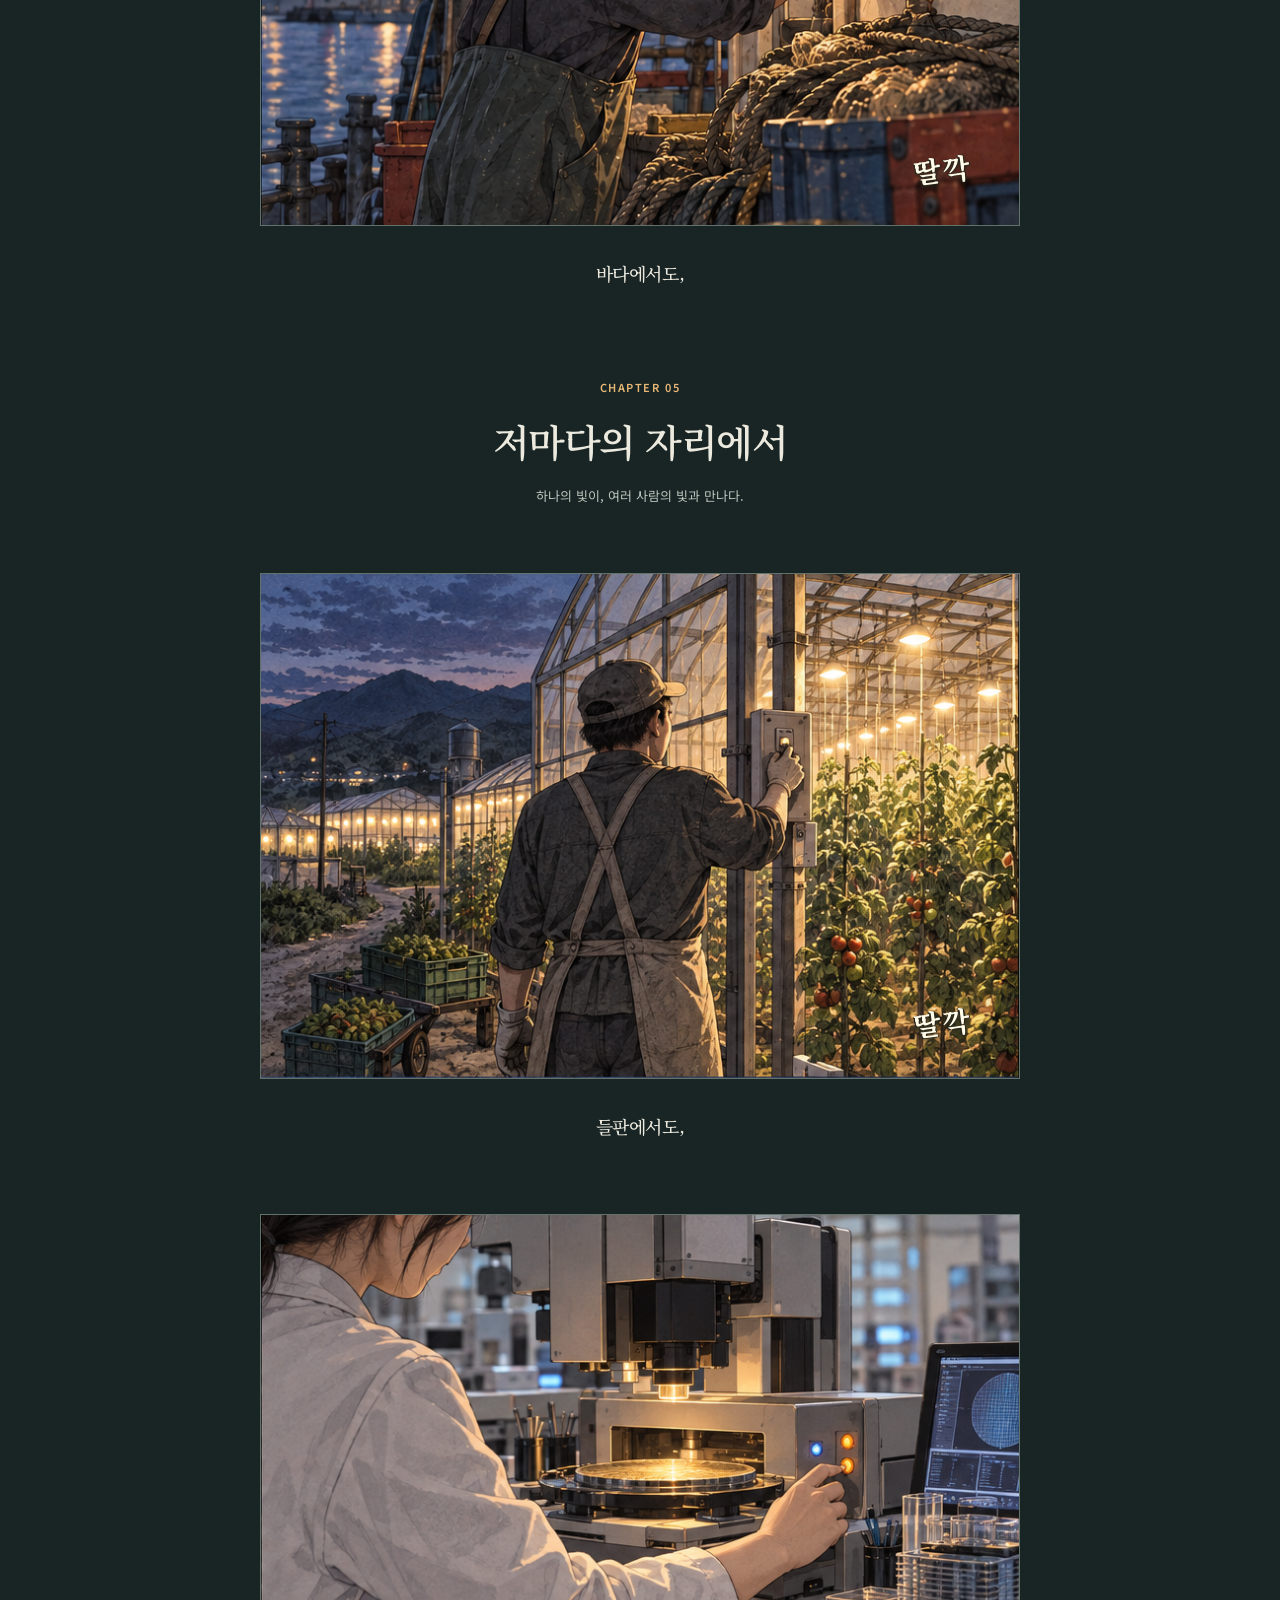
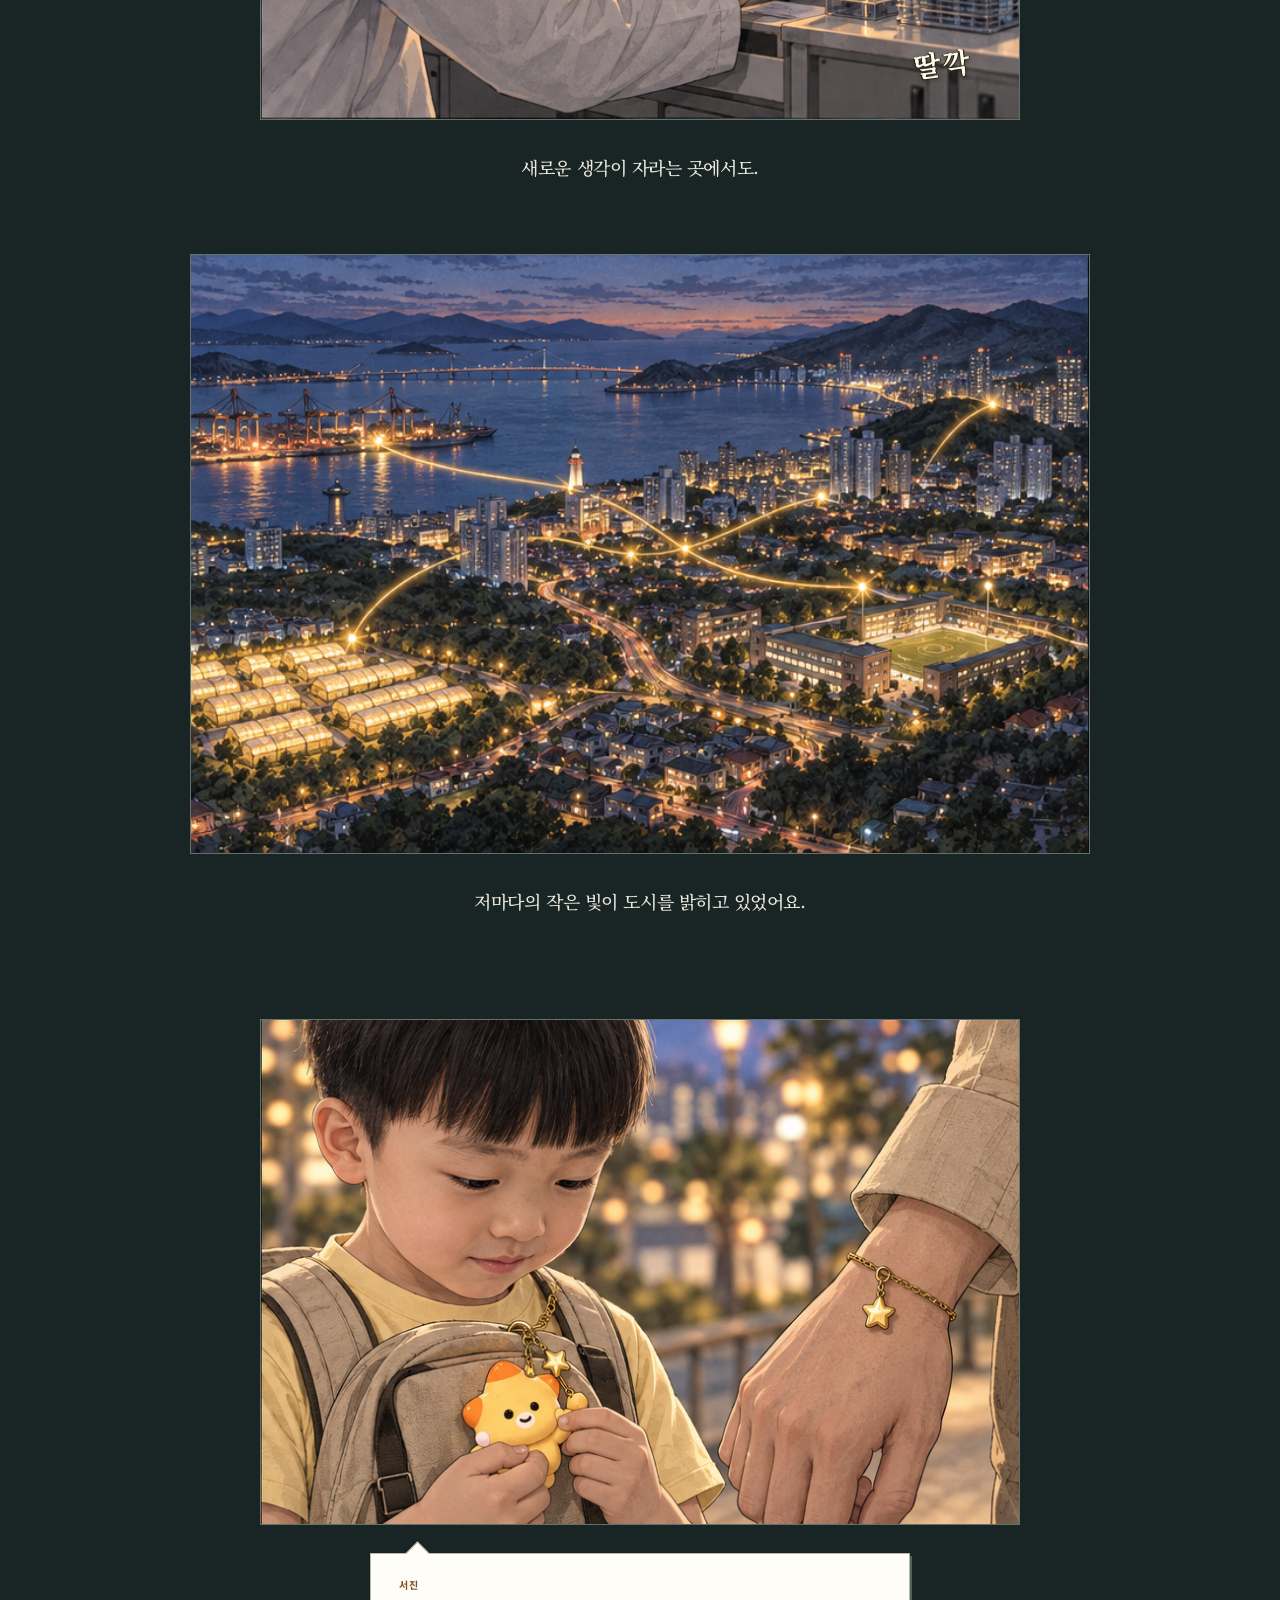
<file: webtoon.html>
<!doctype html>
<html lang="ko">
<head>
<meta charset="utf-8"><meta name="viewport" content="width=device-width, initial-scale=1">
<meta name="description" content="캐릭터 시트를 바탕으로 그린 서진이와 코리요의 24컷 웹툰. 화성의 과거와 현재를 그리고, 미래의 나를 만나는 이야기.">
<meta name="theme-color" content="#f4f0e8">
<title>오늘의 그림, 내일의 빛 — 그림 웹툰</title>
<link rel="preconnect" href="https://fonts.googleapis.com"><link rel="preconnect" href="https://fonts.gstatic.com" crossorigin>
<link href="https://fonts.googleapis.com/css2?family=Noto+Sans+KR:wght@400;500;600;700&family=Noto+Serif+KR:wght@500;600;700&display=swap" rel="stylesheet">
<link rel="stylesheet" href="webtoon-reader.css">
</head><body>
<a class="skip" href="#cuts">본문으로 바로가기</a>
<header class="reader-header"><a class="reader-brand" href="index.html">SEOJIN <span>STORY STUDIO</span></a><nav aria-label="프로젝트"><a href="index.html#conti">영상 콘티</a><a href="webtoon-conti.html#cuts">50컷 상세 콘티</a></nav></header>
<input type="checkbox" id="show-notes" class="notes-toggle">
<div class="reader-tools"><span>EP. 01 <i aria-hidden="true">/</i> 24 CUTS</span><label for="show-notes">연출 메모 보기 <span aria-hidden="true">＋</span></label></div>
<main>
<section class="cover" aria-labelledby="title"><p class="eyebrow">화성의 어제, 오늘, 그리고 우리가 그리는 내일</p><h1 id="title">오늘의 그림,<br><em>내일의 빛.</em></h1><p class="cover-deck">가방에 달린 작은 친구가<br>아직 그리지 못한 내일로 나를 데려갔다.</p><div class="cover-art art crop-0"><img src="assets/webtoon/chapter-1.png" width="1536" height="1024" alt="엄마가 일곱 살 서진이의 가방에 코리요 키링을 달아 주는 아침" fetchpriority="high"></div><div class="cover-bottom"><span>서진이 · 코리요</span><a href="#chapter-1">아래로 읽기 ↓</a></div></section>
<nav class="chapter-nav" aria-label="이야기 장면"><a href="#chapter-1"><span>01</span> 아침의 작은 약속</a><a href="#chapter-2"><span>02</span> 그리면, 펼쳐지는 화성</a><a href="#chapter-3"><span>03</span> 한 칸이 남았다</a><a href="#chapter-4"><span>04</span> 내일로 가는 선</a><a href="#chapter-5"><span>05</span> 저마다의 자리에서</a><a href="#chapter-6"><span>06</span> 그곳에서 만난 나</a></nav><div id="cuts" class="story">
<section class="chapter paper" id="chapter-1" aria-labelledby="chapter-title-1"><div class="chapter-heading"><p class="eyebrow">CHAPTER 01</p><h2 id="chapter-title-1">아침의 작은 약속</h2><p>가방에 달린, 아직은 평범한 친구.</p><p class="shot-note">영상 대응: 오늘 · 00:00–00:06</p></div><div class="strip">
<figure class="comic-panel" id="cut-01"><div class="art crop-0"><img src="assets/webtoon/chapter-1.png" width="1536" height="1024" alt="엄마가 현관에서 서진이 가방에 코리요 키링을 달아 준다." loading="lazy" decoding="async"></div><figcaption><div class="speech"><span class="speaker">엄마</span><p>이거 하고 가야지!</p></div><p class="shot-note"><span>CUT 01</span> 현관의 문틀 안에 두 사람. 엄마의 얼굴보다 손과 아이의 돌아보는 시선을 본다.</p></figcaption></figure>
<figure class="comic-panel" id="cut-02"><div class="art crop-1"><img src="assets/webtoon/chapter-1.png" width="1536" height="1024" alt="엄마 손과 가방의 코리요 키링, 옆에 작은 별 장식이 보인다." loading="lazy" decoding="async"><span class="sfx" aria-hidden="true">짤랑</span></div><figcaption><p class="narration">엄마가 달아 준 작은 친구.</p><p class="shot-note"><span>CUT 02</span> 키링과 별을 기억시키는 클로즈업. 후반에 같은 소품을 회수한다.</p></figcaption></figure>
<figure class="comic-panel" id="cut-03"><div class="art crop-2"><img src="assets/webtoon/chapter-1.png" width="1536" height="1024" alt="서진이 앞에 세 칸으로 나눈 빈 종이가 놓여 있다." loading="lazy" decoding="async"></div><figcaption><div class="speech"><span class="speaker">오늘의 숙제</span><p>화성의 어제, 오늘, 내일을 그려 오세요.</p></div><p class="shot-note"><span>CUT 03</span> 종이 세 칸은 과거·현재·미래. 마지막 완성된 종이와 같은 탑다운 구도.</p></figcaption></figure>
<figure class="comic-panel" id="cut-04"><div class="art crop-3"><img src="assets/webtoon/chapter-1.png" width="1536" height="1024" alt="노란 티셔츠의 서진이가 교실 책상에서 크레파스로 그림을 시작한다." loading="lazy" decoding="async"><span class="sfx" aria-hidden="true">사각사각</span></div><figcaption><div class="speech"><span class="speaker">서진</span><p>어제는… 공룡부터!</p></div><p class="shot-note"><span>CUT 04</span> 가방의 키링을 배경에 남긴다. 일상적인 교실의 깊이와 조용한 집중.</p></figcaption></figure></div></section>
<section class="chapter paper" id="chapter-2" aria-labelledby="chapter-title-2"><div class="chapter-heading"><p class="eyebrow">CHAPTER 02</p><h2 id="chapter-title-2">그리면, 펼쳐지는 화성</h2><p>종이 위의 선이 풍경이 된다.</p><p class="shot-note">영상 대응: 어제와 오늘 · 00:06–00:14</p></div><div class="strip">
<figure class="comic-panel" id="cut-05"><div class="art crop-0"><img src="assets/webtoon/chapter-2.png" width="1536" height="1024" alt="서진이가 그린 둥근 공룡알 선이 바위 속 공룡알 화석으로 이어진다." loading="lazy" decoding="async"></div><figcaption><p class="narration">오래전, 이 땅에 남겨진 이야기.</p><p class="shot-note"><span>CUT 05</span> 고정리 공룡알 화석산지의 인상을 그림과 연결한 콘셉트. 알의 둥근 선을 전환 기준으로 삼는다.</p></figcaption></figure>
<figure class="comic-panel" id="cut-06"><div class="art crop-1"><img src="assets/webtoon/chapter-2.png" width="1536" height="1024" alt="그림 속 서진이가 소나무 사이 융건릉의 봉분을 바라본다." loading="lazy" decoding="async"></div><figcaption><p class="narration">시간을 품은 숲도 그리고,</p><p class="shot-note"><span>CUT 06</span> 그림 안을 들여다보는 상상 장면. 실제 시간여행은 열차 이후. 솔숲과 봉분의 구도 참고.</p></figcaption></figure>
<figure class="comic-panel" id="cut-07"><div class="art crop-2"><img src="assets/webtoon/chapter-2.png" width="1536" height="1024" alt="동탄호수공원 풍경 속에 서진이의 작은 뒷모습이 보인다." loading="lazy" decoding="async"></div><figcaption><p class="narration">우리가 걷는 오늘도 담고.</p><p class="shot-note"><span>CUT 07</span> 동탄호수공원을 모티프로 한 콘셉트. 실제 산책로와 스카이라인은 제작 시 사진으로 대조.</p></figcaption></figure>
<figure class="comic-panel" id="cut-08"><div class="art crop-3"><img src="assets/webtoon/chapter-2.png" width="1536" height="1024" alt="연구자의 손과 웨이퍼, 뒤쪽에 AI 분석을 연상시키는 화면이 보인다." loading="lazy" decoding="async"></div><figcaption><p class="narration">새로운 생각이 자라는 곳까지.</p><p class="shot-note"><span>CUT 08</span> 특정 회사의 내부가 아닌 반도체·AI 연구의 창작 공간. 회로 곡선을 그림의 선과 연결한다.</p></figcaption></figure></div></section>
<section class="chapter paper" id="chapter-3" aria-labelledby="chapter-title-3"><div class="chapter-heading"><p class="eyebrow">CHAPTER 03</p><h2 id="chapter-title-3">한 칸이 남았다</h2><p>아는 풍경 끝에서, 내일을 묻다.</p><p class="shot-note">영상 대응: 오늘 · 00:14–00:26</p></div><div class="strip">
<figure class="comic-panel panorama" id="cut-09"><div class="art crop-0"><img src="assets/webtoon/chapter-3.png" width="1536" height="1024" alt="전곡항 방향의 배와 서해 노을, 먼 풍력발전기 실루엣을 내려다본다." loading="lazy" decoding="async"></div><figcaption><p class="narration">노을까지 담고 나니…</p><p class="shot-note"><span>CUT 09</span> 드론 시점의 전진·상승 구도안. 전곡항 쪽에서 누에섬 방향을 바라보는 콘셉트이며 정확한 조망은 사진 확인 대상.</p></figcaption></figure>
<figure class="comic-panel pause" id="cut-10"><div class="art crop-1"><img src="assets/webtoon/chapter-3.png" width="1536" height="1024" alt="어제와 오늘은 그렸지만 내일 칸이 빈 종이 앞에서 서진이가 멈춘다." loading="lazy" decoding="async"></div><figcaption><div class="speech"><span class="speaker">서진</span><p>미래의 나는 뭘 하고 있을까?</p></div><p class="shot-note"><span>CUT 10</span> 고개를 갸웃하며 멈춘 손. 빈 칸을 보며 던지는 질문.</p></figcaption></figure>
<figure class="comic-panel" id="cut-11"><div class="art crop-2"><img src="assets/webtoon/chapter-3.png" width="1536" height="1024" alt="가방의 키링 곁에서 빛과 함께 코리요가 나타나고 서진이가 바라본다." loading="lazy" decoding="async"><span class="sfx" aria-hidden="true">띠링띠링</span></div><figcaption><div class="speech"><span class="speaker">코리요</span><p>미래로 가보자!</p></div><p class="shot-note"><span>CUT 11</span> 키링 클로즈업 → 빛 → 코리요. 한 번의 변신보다 컷 연결로 구현할 장면.</p></figcaption></figure>
<figure class="comic-panel" id="cut-12"><div class="art crop-3"><img src="assets/webtoon/chapter-3.png" width="1536" height="1024" alt="서진이와 코리요가 동탄역 지하 승강장에서 열린 열차 문으로 들어간다." loading="lazy" decoding="async"></div><figcaption><p class="narration">둘은 동탄역에서 열차에 올랐어요.</p><p class="shot-note"><span>CUT 12</span> 탑승 차량은 GTX-A로 통일할 계획. 이 그림은 외형 콘셉트이며 정확한 차량·역 안내는 레퍼런스로 교체. SRT는 별도 환승 안내.</p></figcaption></figure></div></section>
<section class="chapter night" id="chapter-4" aria-labelledby="chapter-title-4"><div class="chapter-heading"><p class="eyebrow">CHAPTER 04</p><h2 id="chapter-title-4">내일로 가는 선</h2><p>창밖의 어둠을 지나, 첫 빛이 켜지다.</p><p class="shot-note">영상 대응: 상상 속 미래 · 00:26–00:34</p></div><div class="strip">
<figure class="comic-panel" id="cut-13"><div class="art crop-0"><img src="assets/webtoon/chapter-4-v2.png" width="1536" height="1024" alt="터널 조명이 지나는 창에 서진이 얼굴이 비치고 키링이 빛난다." loading="lazy" decoding="async"><span class="sfx" aria-hidden="true">띠링</span></div><figcaption><p class="narration">익숙한 불빛이, 낯선 선으로 바뀌었어요.</p><p class="shot-note"><span>CUT 13</span> 현실의 창밖은 터널. 키링이 빛나는 순간부터 시간여행 판타지로 전환.</p></figcaption></figure>
<figure class="comic-panel" id="cut-14"><div class="art crop-1"><img src="assets/webtoon/chapter-4-v2.png" width="1536" height="1024" alt="미래 역 출구에 선 서진이와 코리요가 아직 옅은 윤곽의 도시를 본다." loading="lazy" decoding="async"></div><figcaption><p class="narration">아직 다 그려지지 않은 내일.</p><p class="shot-note"><span>CUT 14</span> 문틀로 도시를 한 번 더 감싼다. 미완성 그림의 여백이며 폐허를 뜻하지 않는다.</p></figcaption></figure>
<figure class="comic-panel" id="cut-15"><div class="art crop-2"><img src="assets/webtoon/chapter-4-v2.png" width="1536" height="1024" alt="서진이가 스케치북에 그리듯 허공에 크레파스로 선을 긋자 가까운 창 하나가 켜진다." loading="lazy" decoding="async"><span class="sfx" aria-hidden="true">반짝</span></div><figcaption><p class="narration">서진이는 스케치북에 그리듯 작은 선 하나를 그었어요.</p><p class="shot-note"><span>CUT 15</span> 아이의 그리기 습관. 옅은 도시 윤곽과 창문 점등이 맞물린다.</p></figcaption></figure>
<figure class="comic-panel" id="cut-16"><div class="art crop-3"><img src="assets/webtoon/chapter-4-v2.png" width="1536" height="1024" alt="배 위의 어부가 작업등을 켜고 그 빛이 손과 밧줄을 비춘다." loading="lazy" decoding="async"><span class="sfx" aria-hidden="true">딸깍</span></div><figcaption><p class="narration">바다에서도,</p><p class="shot-note"><span>CUT 16</span> 손의 행동 → 공간의 빛. 빛이 켜지는 이유를 사람에게 둔다.</p></figcaption></figure></div></section>
<section class="chapter night" id="chapter-5" aria-labelledby="chapter-title-5"><div class="chapter-heading"><p class="eyebrow">CHAPTER 05</p><h2 id="chapter-title-5">저마다의 자리에서</h2><p>하나의 빛이, 여러 사람의 빛과 만나다.</p><p class="shot-note">영상 대응: 상상 속 미래 · 00:34–00:40</p></div><div class="strip">
<figure class="comic-panel" id="cut-17"><div class="art crop-0"><img src="assets/webtoon/chapter-5.png" width="1536" height="1024" alt="농부가 온실의 조명을 켜고 식물 줄이 따뜻하게 밝아진다." loading="lazy" decoding="async"><span class="sfx" aria-hidden="true">딸깍</span></div><figcaption><p class="narration">들판에서도,</p><p class="shot-note"><span>CUT 17</span> 어부·농부·연구자 컷을 비슷한 크기로 맞춘다. 각자 자기 자리에서 하는 일.</p></figcaption></figure>
<figure class="comic-panel" id="cut-18"><div class="art crop-1"><img src="assets/webtoon/chapter-5.png" width="1536" height="1024" alt="연구자가 장비를 켜고 작업대의 불빛이 살아난다." loading="lazy" decoding="async"><span class="sfx" aria-hidden="true">딸깍</span></div><figcaption><p class="narration">새로운 생각이 자라는 곳에서도.</p><p class="shot-note"><span>CUT 18</span> 장비를 켜는 한 동작. 여기서는 얼굴이나 특정 기업보다 손과 일터를 보여준다.</p></figcaption></figure>
<figure class="comic-panel panorama" id="cut-19"><div class="art crop-2"><img src="assets/webtoon/chapter-5.png" width="1536" height="1024" alt="바다와 온실, 학교와 집에서 시작한 불빛이 미래 도시 곳곳에서 이어진다." loading="lazy" decoding="async"></div><figcaption><p class="narration">저마다의 작은 빛이 도시를 밝히고 있었어요.</p><p class="shot-note"><span>CUT 19</span> 여러 출발점의 빛. 현실의 전력망을 설명하는 장면이 아닌 시민의 기여를 표현한 상상.</p></figcaption></figure>
<figure class="comic-panel pause" id="cut-20"><div class="art crop-3"><img src="assets/webtoon/chapter-5.png" width="1536" height="1024" alt="서진이 가방의 별 장식 옆으로 같은 별 팔찌를 찬 청년의 손목이 보인다." loading="lazy" decoding="async"></div><figcaption><div class="speech"><span class="speaker">서진</span><p>어? 나랑 같은 별…</p></div><p class="shot-note"><span>CUT 20</span> 이 컷에서는 청년의 얼굴을 숨긴다. 앞의 가방 소품이 정체를 알려준다.</p></figcaption></figure></div></section>
<section class="chapter paper" id="chapter-6" aria-labelledby="chapter-title-6"><div class="chapter-heading"><p class="eyebrow">CHAPTER 06</p><h2 id="chapter-title-6">그곳에서 만난 나</h2><p>우리가 그리는, 다음 장면.</p><p class="shot-note">영상 대응: 만남과 귀환 · 00:40–01:00</p></div><div class="strip">
<figure class="comic-panel pause" id="cut-21"><div class="art crop-0"><img src="assets/webtoon/chapter-6.png" width="1536" height="1024" alt="어른 서진이가 무릎을 굽혀 어린 서진이와 따뜻하게 눈을 맞춘다." loading="lazy" decoding="async"></div><figcaption><div class="speech"><span class="speaker">서진</span><p>…나야?</p></div><div class="speech"><span class="speaker">어른 서진</span><p>응, 함께 밝히는 거야.</p></div><p class="shot-note"><span>CUT 21</span> 가방 별 → 손목 별 → 눈맞춤. 조용한 물음과 따뜻한 답.</p></figcaption></figure>
<figure class="comic-panel" id="cut-22"><div class="art crop-1"><img src="assets/webtoon/chapter-6.png" width="1536" height="1024" alt="교실로 돌아온 서진이가 같은 책상에서 다시 크레파스를 든다." loading="lazy" decoding="async"><span class="sfx" aria-hidden="true">띠링띠링</span></div><figcaption><p class="narration">다시, 내일 칸 앞에 앉았어요.</p><p class="shot-note"><span>CUT 22</span> 동일한 교실·의상·가방. 어른과의 대사를 서둘러 자르지 않고 귀환 장면까지 이어갈 수 있다.</p></figcaption></figure>
<figure class="comic-panel" id="cut-23"><div class="art crop-2"><img src="assets/webtoon/chapter-6.png" width="1536" height="1024" alt="완성된 숙제장 옆 빈 종이의 짝꿍에게 노란 크레파스를 건넨다." loading="lazy" decoding="async"><span class="sfx" aria-hidden="true">톡</span></div><figcaption><div class="speech"><span class="speaker">서진</span><p>같이 그릴래?</p></div><p class="shot-note"><span>CUT 23</span> 거창한 구호 대신 오늘 내 곁의 친구에게 손을 내미는 행동.</p></figcaption></figure>
<figure class="comic-panel" id="cut-24"><div class="art crop-3"><img src="assets/webtoon/chapter-6.png" width="1536" height="1024" alt="평범한 키링으로 돌아온 코리요와 별 장식, 뒤로 서진이의 조용한 모습이 보인다." loading="lazy" decoding="async"><span class="sfx" aria-hidden="true">짤랑</span></div><figcaption><p class="narration">우리의 내일을 함께 그려요.</p><p class="shot-note"><span>CUT 24</span> 처음의 소품으로 닫는다. 로고는 다음 흰 카드에서 원본 그대로 보여준다.</p></figcaption></figure></div></section></div>
<section class="ending" aria-label="엔딩"><p class="eyebrow">우리의 내일을 함께 그려요</p><img src="assets/hwaseong-slogan.png" width="3508" height="2481" alt="특별한 시민, 빛나는 도시 화성특례시 공식 로고와 슬로건" loading="lazy"><p class="ending-theme">모두의 행복, 더 큰 화성</p><p class="ending-credit">오늘의 그림, 내일의 빛 · 1화 끝</p><a href="#title" class="read-again">처음부터 다시 읽기 ↑</a></section>
<section class="production" aria-labelledby="production-title"><p class="eyebrow">BEHIND THE PANELS</p><h2 id="production-title">영상으로 옮기기 전에.</h2><p>캐릭터 시트를 바탕으로 완성한 24개 핵심 컷의 AI 작화 웹툰입니다. 생활감 있는 공간, 소품의 복선, 깊이 있는 구도와 정적인 호흡을 중심으로 구성했습니다.</p><p>실제 장소와 차량의 정확한 형태를 확정한 촬영 자료는 아닙니다. 장소·교통 레퍼런스 대조와 캐릭터 세부 일관성 보정은 영상 제작 단계에서 진행합니다. 웹툰의 대사는 읽기용이며 60초 영상의 확정 녹음 대본과 구분합니다.</p><div class="reference-links"><a href="index.html#collection">캐릭터 시트 확인 ↗</a><a href="webtoon-conti.html#cuts">50컷 상세 콘티 ↗</a><a href="index.html#conti">60초 영상 콘티 ↗</a></div><details><summary>그림 원본 · 생성 프롬프트 · 출처</summary><div class="production-detail"><p>작화: 내장 image_gen. 어린 서진·어른 서진 캐릭터 시트와 코리요 레퍼런스를 사용했습니다. 원본 6장에 각 4컷이 들어 있으며 웹페이지에서 컷별로 보여줍니다.</p><ul><li><a href="assets/webtoon/chapter-1.png" download>그림 원본 01 · 아침의 작은 약속</a></li><li><a href="assets/webtoon/chapter-2.png" download>그림 원본 02 · 그리면, 펼쳐지는 화성</a></li><li><a href="assets/webtoon/chapter-3.png" download>그림 원본 03 · 한 칸이 남았다</a></li><li><a href="assets/webtoon/chapter-4-v2.png" download>그림 원본 04 · 내일로 가는 선</a></li><li><a href="assets/webtoon/chapter-5.png" download>그림 원본 05 · 저마다의 자리에서</a></li><li><a href="assets/webtoon/chapter-6.png" download>그림 원본 06 · 그곳에서 만난 나</a></li></ul><p><a href="assets/webtoon/PROMPTS.json" download>전체 생성 프롬프트 다운로드</a> · <a href="assets/webtoon/DIALOGUE.txt" download>한국어 대사·내레이션 대본 다운로드</a></p><p>도시 BI·코리요: 화성특례시. <a href="https://www.hscity.go.kr/www/intro/gnrlSttus/ctyhllSymbol/ctyhllSymbol04.jsp">공식 BI 안내</a> · <a href="https://www.hscity.go.kr/www/intro/gnrlSttus/ctyhllSymbol/ctyhllSymbol02.jsp">공식 캐릭터 안내</a>. 로고 원본은 변형하지 않았습니다.</p><p>글꼴: Google Fonts의 Noto Sans KR·Noto Serif KR. 제작일: 2026.09.18. 실제 감독의 참여·감수 작품이 아닙니다.</p></div></details></section>
</main><footer class="reader-footer"><a href="index.html">SEOJIN STORY STUDIO</a><span>오늘의 그림, 내일의 빛 · 2026</span></footer>
</body></html>
</file>
<file: style.css>
:root {
    --bg-primary: #FFFFFF;
    --bg-secondary: #F9FAFB;
    --bg-tertiary: #F3F4F6;
    
    --text-primary: #111827;
    --text-secondary: #374151;
    --text-tertiary: #6B7280;
    
    --accent-amber: #F59E0B;
    --accent-blue: #3B82F6;
    --accent-blue-hover: #2563EB;
    
    --border-color: #E5E7EB;
    
    --shadow-sm: 0 1px 2px 0 rgba(0, 0, 0, 0.05);
    --shadow-md: 0 4px 6px -1px rgba(0, 0, 0, 0.05), 0 2px 4px -1px rgba(0, 0, 0, 0.03);
    --shadow-lg: 0 10px 15px -3px rgba(0, 0, 0, 0.05), 0 4px 6px -2px rgba(0, 0, 0, 0.03);
    --shadow-card: 0 2px 8px rgba(0,0,0,0.06);
    
    --radius-md: 12px;
    --radius-lg: 16px;
    --radius-xl: 20px;
    
    --transition-standard: all 0.3s ease;
}

* {
    margin: 0;
    padding: 0;
    box-sizing: border-box;
}

body {
    font-family: 'Noto Sans KR', -apple-system, BlinkMacSystemFont, "Segoe UI", Roboto, Helvetica, Arial, sans-serif;
    color: var(--text-secondary);
    background-color: var(--bg-primary);
    line-height: 1.6;
    -webkit-font-smoothing: antialiased;
}

h1, h2, h3, h4, h5, h6 {
    color: var(--text-primary);
    line-height: 1.2;
}

a {
    color: inherit;
    text-decoration: none;
}

.container {
    max-width: 1200px;
    margin: 0 auto;
    padding: 0 24px;
}

.section-padding {
    padding: 120px 0;
}

.bg-gray {
    background-color: var(--bg-secondary);
}

.mt-4 { margin-top: 16px; }
.mt-8 { margin-top: 32px; }
.mt-12 { margin-top: 48px; }
.text-gray { color: var(--text-tertiary); }
.text-sm { font-size: 0.875rem; }

/* Header */
.header {
    position: sticky;
    top: 0;
    z-index: 100;
    background-color: rgba(255, 255, 255, 0.8);
    backdrop-filter: blur(12px);
    -webkit-backdrop-filter: blur(12px);
    border-bottom: 1px solid var(--border-color);
}

.header-container {
    max-width: 1200px;
    margin: 0 auto;
    padding: 16px 24px;
    display: flex;
    justify-content: space-between;
    align-items: center;
}

.brand {
    font-weight: 800;
    font-size: 1.125rem;
    color: var(--text-primary);
    letter-spacing: -0.02em;
}

.nav {
    display: flex;
    gap: 24px;
}

.nav a {
    font-weight: 500;
    color: var(--text-secondary);
    transition: var(--transition-standard);
}

.nav a:hover {
    color: var(--text-primary);
}

/* Hero */
.hero {
    padding: 160px 24px;
    text-align: center;
    background-color: var(--bg-primary);
}

.hero-content {
    max-width: 800px;
    margin: 0 auto;
}

.eyebrow {
    display: inline-block;
    font-weight: 700;
    color: var(--accent-blue);
    margin-bottom: 16px;
    font-size: 0.875rem;
    letter-spacing: 0.05em;
}

.hero .title {
    font-size: 4.5rem;
    font-weight: 900;
    letter-spacing: -0.03em;
    margin-bottom: 24px;
    white-space: pre-line;
}

.hero .subtitle {
    font-size: 1.25rem;
    color: var(--text-secondary);
    margin-bottom: 40px;
}

.badges {
    display: flex;
    justify-content: center;
    gap: 12px;
    flex-wrap: wrap;
    margin-bottom: 48px;
}

.badge {
    background-color: var(--bg-tertiary);
    color: var(--text-secondary);
    padding: 6px 16px;
    border-radius: 9999px;
    font-size: 0.875rem;
    font-weight: 600;
}

.badge-accent {
    background-color: rgba(245, 158, 11, 0.1);
    color: var(--accent-amber);
}

.cta-button {
    display: inline-block;
    background-color: var(--accent-blue);
    color: white;
    padding: 16px 32px;
    border-radius: 9999px;
    font-weight: 700;
    font-size: 1.125rem;
    transition: var(--transition-standard);
    box-shadow: var(--shadow-md);
}

.cta-button:hover {
    background-color: var(--accent-blue-hover);
    transform: translateY(-2px);
    box-shadow: var(--shadow-lg);
}

/* Sections General */
.section-title {
    font-size: 2.5rem;
    font-weight: 800;
    margin-bottom: 48px;
    letter-spacing: -0.02em;
}

.card {
    background-color: var(--bg-primary);
    border-radius: var(--radius-xl);
    box-shadow: var(--shadow-card);
    overflow: hidden;
    transition: var(--transition-standard);
}

.card:hover {
    box-shadow: var(--shadow-lg);
}

/* Character Collection */
.grid {
    display: grid;
    gap: 24px;
}

.character-grid {
    grid-template-columns: repeat(auto-fit, minmax(280px, 1fr));
}

.character-card .img-wrapper {
    aspect-ratio: 4/3;
    overflow: hidden;
    background-color: var(--bg-tertiary);
}

.character-card img {
    width: 100%;
    height: 100%;
    object-fit: cover;
    transition: transform 0.5s ease;
}

.character-card:hover img {
    transform: scale(1.05);
}

.character-card .card-content {
    padding: 24px;
}

.character-card h3 {
    font-size: 1.25rem;
    font-weight: 700;
    margin-bottom: 8px;
}

.dashed-card {
    border: 2px dashed var(--border-color);
    box-shadow: none;
    display: flex;
    align-items: center;
    justify-content: center;
    text-align: center;
    background-color: transparent;
    min-height: 200px;
}
.dashed-card:hover {
    box-shadow: none;
    background-color: var(--bg-secondary);
}
.dashed-card .card-content {
    padding: 48px 24px;
}

/* Conti Overview */
.metadata-grid {
    display: grid;
    grid-template-columns: repeat(auto-fit, minmax(200px, 1fr));
    gap: 16px;
}

.meta-card {
    background-color: var(--bg-primary);
    padding: 24px;
    border-radius: var(--radius-lg);
    box-shadow: var(--shadow-card);
}

.meta-label {
    display: block;
    font-size: 0.875rem;
    color: var(--text-tertiary);
    margin-bottom: 8px;
    font-weight: 600;
}

.meta-value {
    font-weight: 700;
    color: var(--text-primary);
}

.color-swatches {
    display: flex;
    gap: 12px;
    margin-top: 4px;
}

.swatch {
    width: 24px;
    height: 24px;
    border-radius: 50%;
    box-shadow: inset 0 0 0 1px rgba(0,0,0,0.1);
}

.logline-card {
    background-color: var(--bg-primary);
    padding: 32px;
    border-radius: var(--radius-lg);
    box-shadow: var(--shadow-card);
}
.logline-card h3 {
    margin-bottom: 16px;
    font-size: 1.25rem;
}
.logline-card p {
    font-size: 1.125rem;
    font-weight: 500;
    line-height: 1.7;
    color: var(--text-primary);
}

.emotion-bar {
    display: flex;
    height: 48px;
    border-radius: 24px;
    overflow: hidden;
    margin-top: 16px;
    box-shadow: inset 0 2px 4px rgba(0,0,0,0.05);
}

.emotion-segment {
    display: flex;
    align-items: center;
    justify-content: center;
    font-size: 0.875rem;
    font-weight: 700;
    color: white;
    text-shadow: 0 1px 2px rgba(0,0,0,0.2);
    transition: opacity 0.3s ease;
}
.emotion-segment:hover {
    opacity: 0.9;
}
.emotion-segment:nth-child(1) { background-color: #60A5FA; }
.emotion-segment:nth-child(2) { background-color: #3B82F6; }
.emotion-segment:nth-child(3) { background-color: #F59E0B; }
.emotion-segment:nth-child(4) { background-color: #10B981; }
.emotion-segment:nth-child(5) { background-color: #F43F5E; }
.emotion-segment:nth-child(6) { background-color: #8B5CF6; }

/* Scenes */
.scenes {
    display: flex;
    flex-direction: column;
    gap: 24px;
}

.scene-card {
    padding: 32px;
}

.scene-header {
    display: flex;
    justify-content: space-between;
    align-items: center;
    margin-bottom: 24px;
    border-bottom: 1px solid var(--border-color);
    padding-bottom: 16px;
}

.scene-header h3 {
    font-size: 1.5rem;
    font-weight: 800;
}

.timecode {
    font-family: monospace;
    background-color: var(--bg-tertiary);
    padding: 4px 12px;
    border-radius: 8px;
    font-weight: 600;
    color: var(--text-tertiary);
}

details {
    margin-bottom: 16px;
    border: 1px solid var(--border-color);
    border-radius: var(--radius-md);
    overflow: hidden;
}

details summary {
    padding: 16px 20px;
    font-weight: 700;
    cursor: pointer;
    background-color: var(--bg-secondary);
    list-style: none;
    display: flex;
    align-items: center;
    transition: background-color 0.2s;
}

details summary::-webkit-details-marker {
    display: none;
}

details summary::after {
    content: '+';
    margin-left: auto;
    font-size: 1.25rem;
    color: var(--text-tertiary);
}

details[open] summary::after {
    content: '-';
}

details[open] summary {
    background-color: var(--bg-primary);
    border-bottom: 1px solid var(--border-color);
}

.details-content {
    padding: 20px;
    line-height: 1.7;
}

.code-block {
    position: relative;
    background-color: var(--bg-secondary);
    border-radius: var(--radius-md);
    padding: 16px;
}

.code-block pre {
    white-space: pre-wrap;
    font-family: inherit;
    font-size: 0.95rem;
    color: var(--text-secondary);
}

.copy-btn {
    position: absolute;
    top: 12px;
    right: 12px;
    background-color: var(--bg-primary);
    border: 1px solid var(--border-color);
    border-radius: 6px;
    padding: 4px 12px;
    font-size: 0.75rem;
    font-weight: 600;
    cursor: pointer;
    transition: all 0.2s;
}

.copy-btn:hover {
    background-color: var(--bg-tertiary);
}

/* Tables and Lists */
table {
    width: 100%;
    border-collapse: collapse;
}

th, td {
    padding: 16px;
    text-align: left;
    border-bottom: 1px solid var(--border-color);
}

th {
    font-weight: 700;
    color: var(--text-primary);
    background-color: var(--bg-secondary);
}

.music-card {
    padding: 32px;
}
.music-card h3, .checklist-card h3, .notes-card h3 {
    margin-bottom: 24px;
    font-size: 1.25rem;
}

.checklist-notes {
    grid-template-columns: 1fr 1fr;
    gap: 24px;
}
@media (max-width: 768px) {
    .checklist-notes {
        grid-template-columns: 1fr;
    }
}

.checklist-card, .notes-card {
    padding: 32px;
}

.checklist {
    list-style: none;
}
.checklist li {
    margin-bottom: 12px;
    display: flex;
    align-items: center;
}
.check {
    margin-right: 12px;
    font-size: 1.2rem;
}

.callout {
    background-color: rgba(245, 158, 11, 0.05);
    border: 1px solid rgba(245, 158, 11, 0.2);
}
.notes-list {
    padding-left: 20px;
}
.notes-list li {
    margin-bottom: 12px;
}

/* Guide */
.guide-steps {
    display: grid;
    grid-template-columns: repeat(auto-fit, minmax(250px, 1fr));
    gap: 24px;
}

.step-card {
    background-color: var(--bg-primary);
    padding: 32px;
    border-radius: var(--radius-xl);
    box-shadow: var(--shadow-card);
    text-align: center;
}

.step-number {
    width: 48px;
    height: 48px;
    background-color: var(--accent-blue);
    color: white;
    border-radius: 50%;
    display: flex;
    align-items: center;
    justify-content: center;
    font-size: 1.5rem;
    font-weight: 800;
    margin: 0 auto 24px;
}

.step-card h3 {
    margin-bottom: 12px;
}

.flow-textarea {
    width: 100%;
    padding: 20px;
    border: 1px solid var(--border-color);
    border-radius: var(--radius-lg);
    background-color: var(--bg-secondary);
    font-family: inherit;
    font-size: 1rem;
    resize: vertical;
    color: var(--text-secondary);
}

.btn {
    padding: 12px 24px;
    border-radius: var(--radius-md);
    font-weight: 700;
    cursor: pointer;
    border: none;
    transition: var(--transition-standard);
}
.btn-primary {
    background-color: var(--accent-blue);
    color: white;
}
.btn-primary:hover {
    background-color: var(--accent-blue-hover);
}

/* Footer */
.footer {
    background-color: var(--bg-secondary);
    padding: 64px 0;
    border-top: 1px solid var(--border-color);
}

.footer-content {
    display: flex;
    justify-content: space-between;
    align-items: center;
    color: var(--text-tertiary);
    font-size: 0.875rem;
    font-weight: 500;
}

.back-to-top {
    font-weight: 700;
    transition: color 0.2s;
}
.back-to-top:hover {
    color: var(--text-primary);
}

/* Reveal Animations */
.reveal {
    opacity: 0;
    transform: translateY(20px);
    transition: all 0.8s cubic-bezier(0.5, 0, 0, 1);
}

.reveal.active {
    opacity: 1;
    transform: translateY(0);
}

/* Responsive */
@media (max-width: 768px) {
    .hero .title {
        font-size: 3rem;
    }
    .section-title {
        font-size: 2rem;
    }
    .header-container {
        flex-direction: column;
        gap: 16px;
    }
    .scene-header {
        flex-direction: column;
        align-items: flex-start;
        gap: 8px;
    }
    .section-padding {
        padding: 80px 0;
    }
}

/* Full-length prompts and casting codes must wrap on phones. */
.code-block { padding-top: 52px; }
.code-block pre, td { overflow-wrap: anywhere; }
.scene-card, .music-card, .logline-card { min-width: 0; }
#voices table { table-layout: fixed; }
@media (max-width: 480px) {
    .scene-card, .music-card, .logline-card { padding: 20px; }
    #voices th, #voices td { padding: 8px; font-size: 0.8rem; }
}

/* Storyboard v3: readable scene notes and vertical-scroll panel cards. */
.scene-place { color: #1d4ed8; font-weight: 700; margin-bottom: 12px; }
.scene-action { font-size: 1.1rem; line-height: 1.85; color: var(--text-primary); }
.scene-notes { margin: 24px 0; display: grid; grid-template-columns: 90px minmax(0,1fr); gap: 12px 20px; }
.scene-notes dt { font-weight: 700; color: var(--text-primary); }
.scene-notes dd { margin: 0; }
.table-scroll { overflow-x: auto; margin-top: 20px; }
.table-scroll table { min-width: 520px; }
.table-scroll:focus-visible, a:focus-visible, button:focus-visible, summary:focus-visible { outline: 3px solid #2563eb; outline-offset: 3px; }
.logline-card p + p { margin-top: 16px; }
.logline-card a { text-decoration: underline; text-underline-offset: 3px; }
.brand-preview { margin: 16px auto 24px; max-width: 600px; text-align: center; }
.brand-preview img { display: block; width: 100%; height: auto; }
.brand-preview figcaption { color: var(--text-tertiary); font-size: .875rem; }
.webtoon-group { margin-top: 48px; }
.webtoon-group > h3 { margin-bottom: 24px; font-size: 1.5rem; }
.panel-grid { display: grid; grid-template-columns: repeat(2,minmax(0,1fr)); gap: 20px; }
.panel-card { padding: 28px; border: 1px solid var(--border-color); }
.panel-dialogue { margin: 20px 0; padding: 16px; border-left: 3px solid #d97706; background: #fffbeb; }
html { scroll-padding-top: 150px; }
@media (max-width: 768px) {
  .hero { padding: 72px 24px; }
  .nav { flex-wrap: wrap; justify-content: center; gap: 10px 18px; }
  .nav a { font-size: .875rem; }
  .panel-grid { grid-template-columns: 1fr; }
  .scene-notes { grid-template-columns: 1fr; gap: 8px; }
  .scene-notes dd { margin-bottom: 12px; }
  .scene-header h3 { font-size: 1.25rem; }
}
@media (prefers-reduced-motion: reduce) {
  *, *::before, *::after { transition: none !important; scroll-behavior: auto !important; }
  .reveal { opacity: 1; transform: none; }
}
</file>
<file: webtoon-reader.css>
:root{color-scheme:light;--paper:#f4f0e8;--ink:#272b27;--muted:#686b60;--line:#d9d5c9;--gold:#a16832;--night:#192525;--sans:'Noto Sans KR',sans-serif;--serif:'Noto Serif KR',serif}
*{box-sizing:border-box}html{scroll-behavior:smooth;scroll-padding-top:95px}body{margin:0;background:var(--paper);color:var(--ink);font-family:var(--sans);line-height:1.8;word-break:keep-all}a{color:inherit;text-decoration:none}button,input,label,a,summary{-webkit-tap-highlight-color:transparent}a:focus-visible,summary:focus-visible,label:focus-visible{outline:3px solid var(--gold);outline-offset:5px}a:hover{text-decoration:underline;text-underline-offset:5px}.skip{position:fixed;left:16px;top:-100px;z-index:20;background:white;padding:12px}.skip:focus{top:12px}
.reader-header{min-height:72px;display:flex;align-items:center;justify-content:space-between;gap:20px;padding:16px max(24px,calc((100vw - 1160px)/2));border-bottom:1px solid var(--line);background:var(--paper)}.reader-brand{font-size:20px;font-weight:700;letter-spacing:.04em}.reader-brand span{font-size:10px;font-weight:500;letter-spacing:.13em;display:block;line-height:1.3}.reader-header nav{display:flex;gap:26px;font-size:13px}
.notes-toggle{position:absolute;top:90px;left:24px;width:1px;height:1px;opacity:0}.reader-tools{position:sticky;top:0;z-index:10;display:flex;align-items:center;justify-content:space-between;gap:12px;background:rgba(244,240,232,.97);border-bottom:1px solid var(--line);padding:11px max(24px,calc((100vw - 1160px)/2));font-size:11px;letter-spacing:.08em}.reader-tools i{font-style:normal;color:#aaa;margin:0 12px}.reader-tools label{cursor:pointer;display:flex;align-items:center;gap:12px;letter-spacing:0;padding:3px 0}.reader-tools label span{font-size:18px;line-height:1}.notes-toggle:focus-visible + .reader-tools label{outline:3px solid var(--gold);outline-offset:4px}.notes-toggle:checked + .reader-tools label{font-weight:700;color:var(--gold)}.notes-toggle:checked + .reader-tools label span{transform:rotate(45deg)}.shot-note{display:none!important}.notes-toggle:checked ~ main .shot-note{display:block!important}
.cover{max-width:1040px;margin:0 auto;padding:80px 40px 42px;text-align:center}.eyebrow{font-size:11px;font-weight:600;letter-spacing:.14em;color:var(--gold);margin:0 0 22px}.cover h1{font-family:var(--serif);font-size:clamp(46px,6.5vw,82px);font-weight:600;letter-spacing:-.065em;line-height:1.32;margin:0}.cover h1 em{font-style:normal;color:#65755c}.cover-deck{font-size:15px;line-height:1.9;color:var(--muted);margin:27px 0 44px}.art{position:relative;overflow:hidden;aspect-ratio:3/2;background:#ddd8cd;isolation:isolate}.art img{display:block;position:absolute;max-width:none;width:200%;height:200%;object-fit:fill;left:0;top:0}.crop-1 img{left:-100%}.crop-2 img{top:-100%}.crop-3 img{left:-100%;top:-100%}.cover-art{max-width:760px;margin:auto;border:1px solid #45473e}.cover-bottom{max-width:760px;margin:16px auto 0;display:flex;justify-content:space-between;color:var(--muted);font-size:11px;letter-spacing:.03em}
.chapter-nav{display:flex;gap:30px;max-width:1040px;margin:0 auto 45px;padding:24px 40px;border-top:1px solid var(--line);border-bottom:1px solid var(--line);overflow-x:auto;scrollbar-width:thin}.chapter-nav a{flex:none;font-size:12px}.chapter-nav span{display:block;font-size:10px;letter-spacing:.15em;color:var(--gold);margin-bottom:3px}.chapter{padding:76px 0 68px}.chapter-heading{max-width:760px;margin:0 auto 65px;padding:0 24px;text-align:center}.chapter-heading h2{font-family:var(--serif);font-size:clamp(27px,3.5vw,38px);font-weight:600;letter-spacing:-.04em;line-height:1.5;margin:0 0 15px}.chapter-heading>p:not(.eyebrow){font-size:13px;color:var(--muted);margin:0}.chapter-heading .eyebrow{margin-bottom:14px}.strip{max-width:820px;margin:auto;padding:0 30px}.comic-panel{margin:0 0 70px}.comic-panel:last-child{margin-bottom:0}.comic-panel .art{border:1px solid #45473e}.comic-panel figcaption{padding:0 24px}.narration{text-align:center;font-family:var(--serif);font-size:18px;font-weight:500;line-height:1.9;margin:30px 0 0;letter-spacing:-.025em}.speech{background:#fffdf7;position:relative;border:1px solid #bab6a7;padding:22px 28px;max-width:540px;margin:28px auto 0;box-shadow:2px 3px 0 #dcd7ca}.speech:before{content:'';position:absolute;top:-9px;left:38px;width:16px;height:16px;border-left:1px solid #bab6a7;border-top:1px solid #bab6a7;transform:rotate(45deg);background:#fffdf7}.speaker{display:block;font-size:10px;font-weight:700;color:var(--gold);letter-spacing:.08em;margin-bottom:8px}.speech p{margin:0;font-size:19px;font-weight:500;line-height:1.85;letter-spacing:-.02em}.sfx{position:absolute;right:5%;bottom:5%;font-family:var(--serif);font-size:clamp(18px,3vw,28px);font-weight:700;letter-spacing:.08em;transform:rotate(-7deg);color:#fffbe8;text-shadow:0 2px 4px #27271e,1px 0 #27271e,-1px 0 #27271e;padding:6px 10px;pointer-events:none}.pause{margin-top:100px;margin-bottom:105px}.panorama{margin-bottom:92px}.shot-note{font-family:var(--sans);font-size:12px;font-weight:400;line-height:1.8;border-top:1px solid var(--line);padding-top:14px;margin-top:25px!important;text-align:left;color:var(--muted);word-break:normal}.shot-note span{font-size:10px;font-weight:700;letter-spacing:.06em;display:block;margin-bottom:6px}
.night{background:var(--night);color:#eceadf;--line:#405050;--muted:#bac4bb;--gold:#e8b875}.night .art{border-color:#61726a}.night .speech{color:var(--ink);box-shadow:2px 3px 0 #50625b}.night .speech .speaker{color:#835124}.chapter.night + .chapter.night{padding-top:20px}.chapter.night + .chapter.paper{padding-top:100px}
.ending{background:#fff;text-align:center;padding:90px 24px 80px}.ending img{display:block;width:min(100%,540px);height:auto;margin:0 auto}.ending .eyebrow{margin-bottom:0}.ending-theme{font-family:var(--serif);font-size:22px;letter-spacing:-.02em;margin:8px 0 35px}.ending-credit{font-size:11px;color:var(--muted);margin:0 0 24px}.read-again{font-size:12px;display:inline-block;padding:10px 20px;border:1px solid var(--line);border-radius:100px}.production{max-width:860px;margin:auto;padding:75px 34px 90px}.production h2{font-family:var(--serif);font-size:28px;font-weight:600;letter-spacing:-.04em}.production>p:not(.eyebrow){font-size:13px;line-height:1.9;color:var(--muted)}.reference-links{display:flex;flex-wrap:wrap;gap:16px;margin:26px 0;font-size:12px}.production details{border-top:1px solid var(--line);border-bottom:1px solid var(--line);padding:18px 0;font-size:12px}.production summary{cursor:pointer;font-weight:600}.production-detail{padding-top:14px;color:var(--muted)}.production-detail a{text-decoration:underline;text-underline-offset:3px}.production-detail ul{padding-left:20px}.reader-footer{border-top:1px solid var(--line);display:flex;flex-wrap:wrap;gap:15px;justify-content:space-between;padding:28px max(24px,calc((100vw - 1160px)/2));font-size:10px;letter-spacing:.08em;color:var(--muted)}
@media(min-width:1100px){.comic-panel.panorama{margin-left:-70px;margin-right:-70px}.chapter-nav{justify-content:space-between;gap:16px}}
@media(max-width:600px){html{scroll-padding-top:72px}.reader-header{padding:15px 20px;gap:10px}.reader-brand{font-size:17px}.reader-brand span{font-size:8px}.reader-header nav{gap:13px;font-size:11px}.reader-tools{padding:9px 20px;font-size:10px}.cover{padding:50px 20px 30px}.cover .eyebrow{font-size:9px;letter-spacing:.05em}.cover h1{font-size:49px}.cover-deck{font-size:13px;margin:24px 0 34px}.chapter-nav{padding:20px;gap:28px;margin-bottom:5px}.chapter{padding:54px 0}.chapter-heading{margin-bottom:40px;padding:0 24px}.chapter-heading>p:not(.eyebrow){font-size:12px}.strip{padding:0 16px}.comic-panel{margin-bottom:58px}.comic-panel figcaption{padding:0 14px}.narration{font-size:16px;margin-top:24px}.speech{padding:18px 20px;margin-top:25px}.speech p{font-size:17px}.pause{margin-top:75px;margin-bottom:85px}.comic-panel.panorama{margin-left:-16px;margin-right:-16px}.panorama figcaption{padding:0 30px}.ending{padding:65px 24px}.ending-theme{font-size:19px}.production{padding:55px 24px}.production h2{font-size:26px}.chapter.night + .chapter.paper{padding-top:68px}}
@media(prefers-reduced-motion:reduce){html{scroll-behavior:auto}}
@media print{.reader-header,.reader-tools,.chapter-nav,.reference-links,.read-again,.reader-footer{display:none}.cover{padding-top:20px}.chapter{break-before:page}.comic-panel{break-inside:avoid}.night{background:white;color:#222;--muted:#444}.strip{max-width:650px}.production{break-before:page}}
</file>
